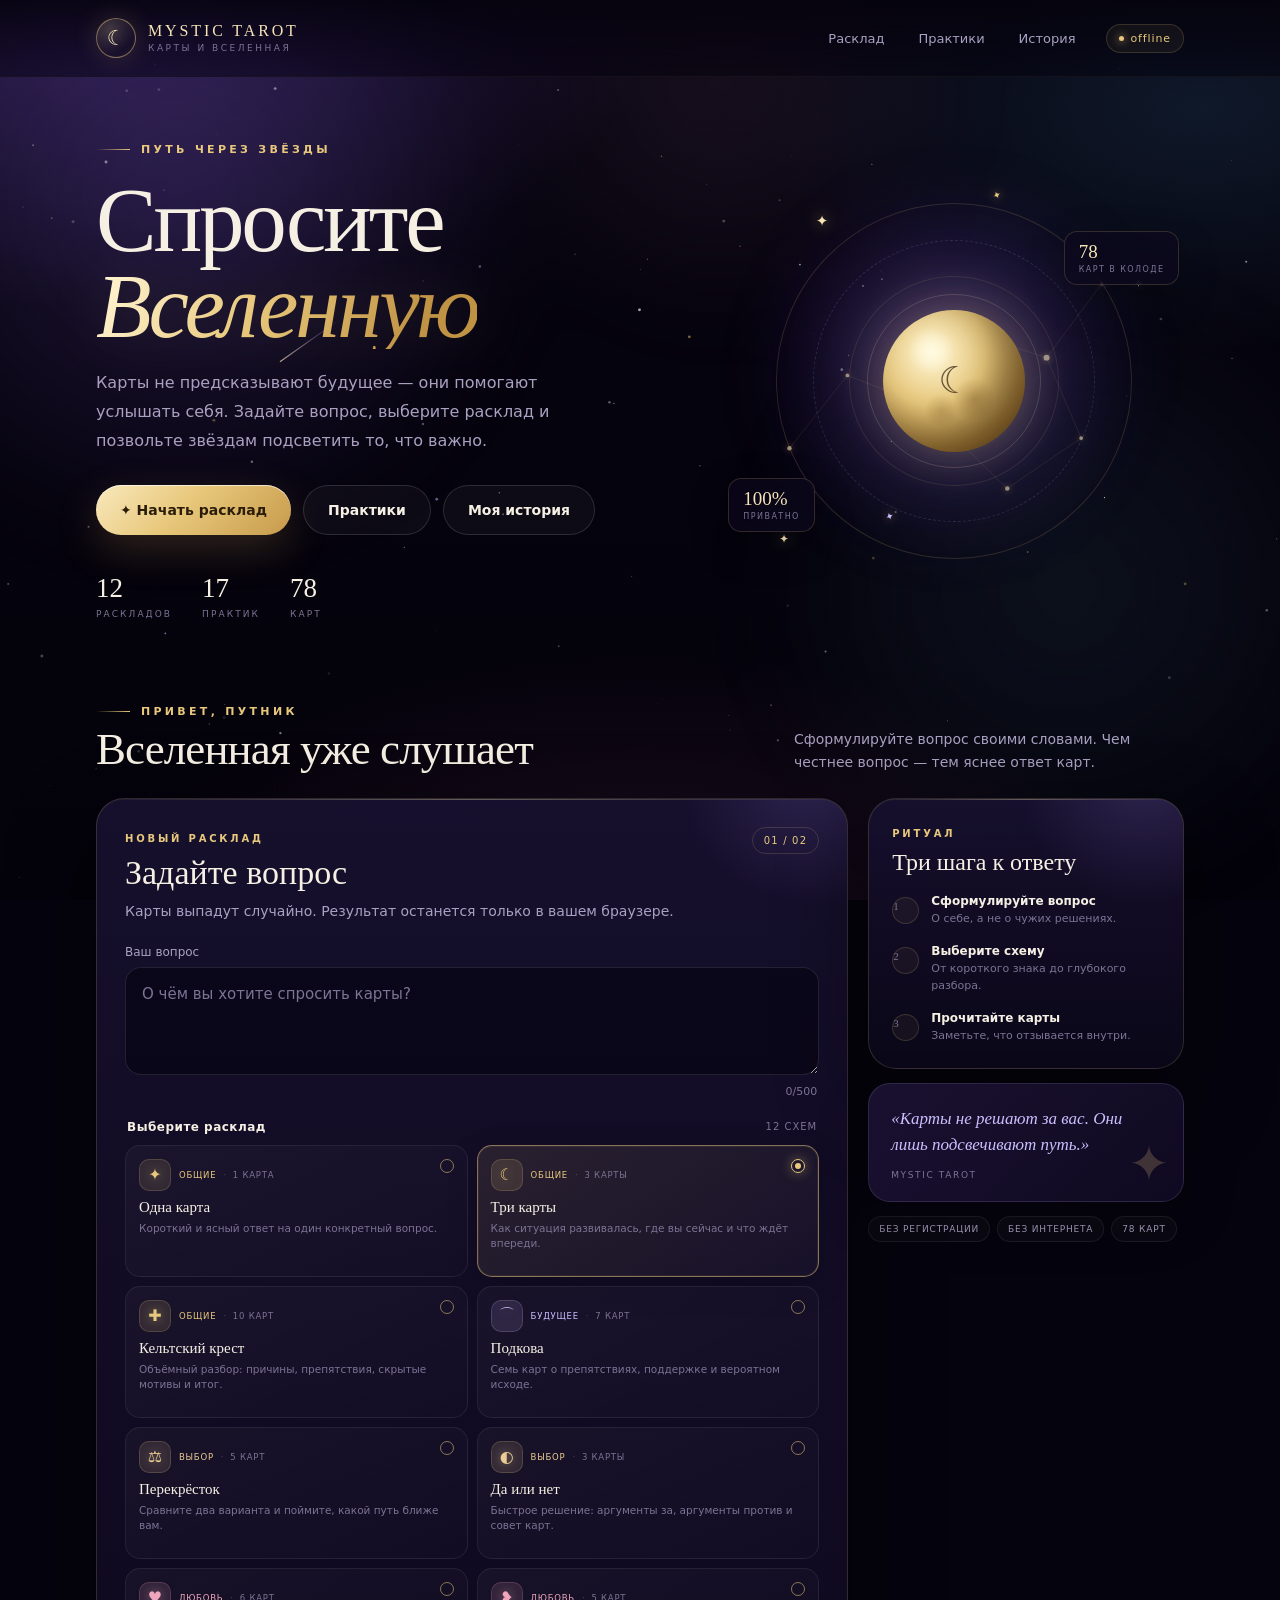
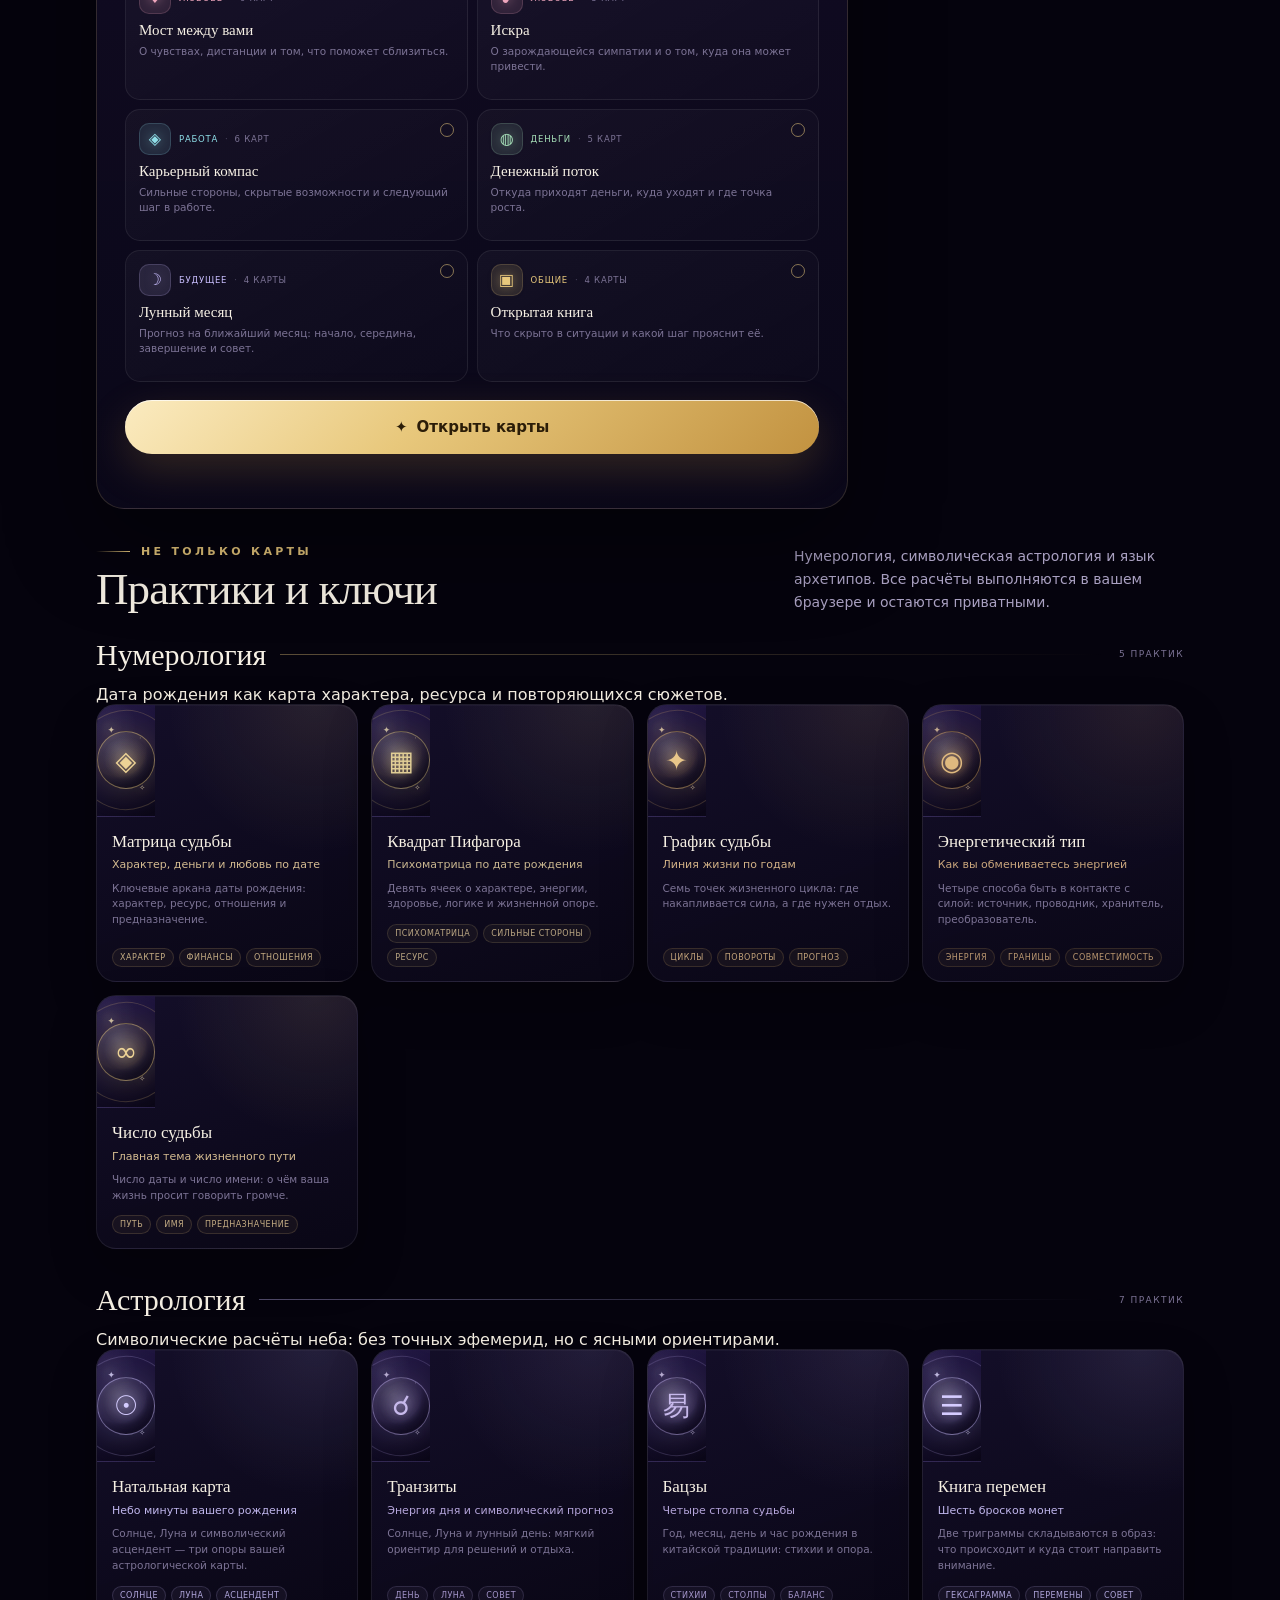
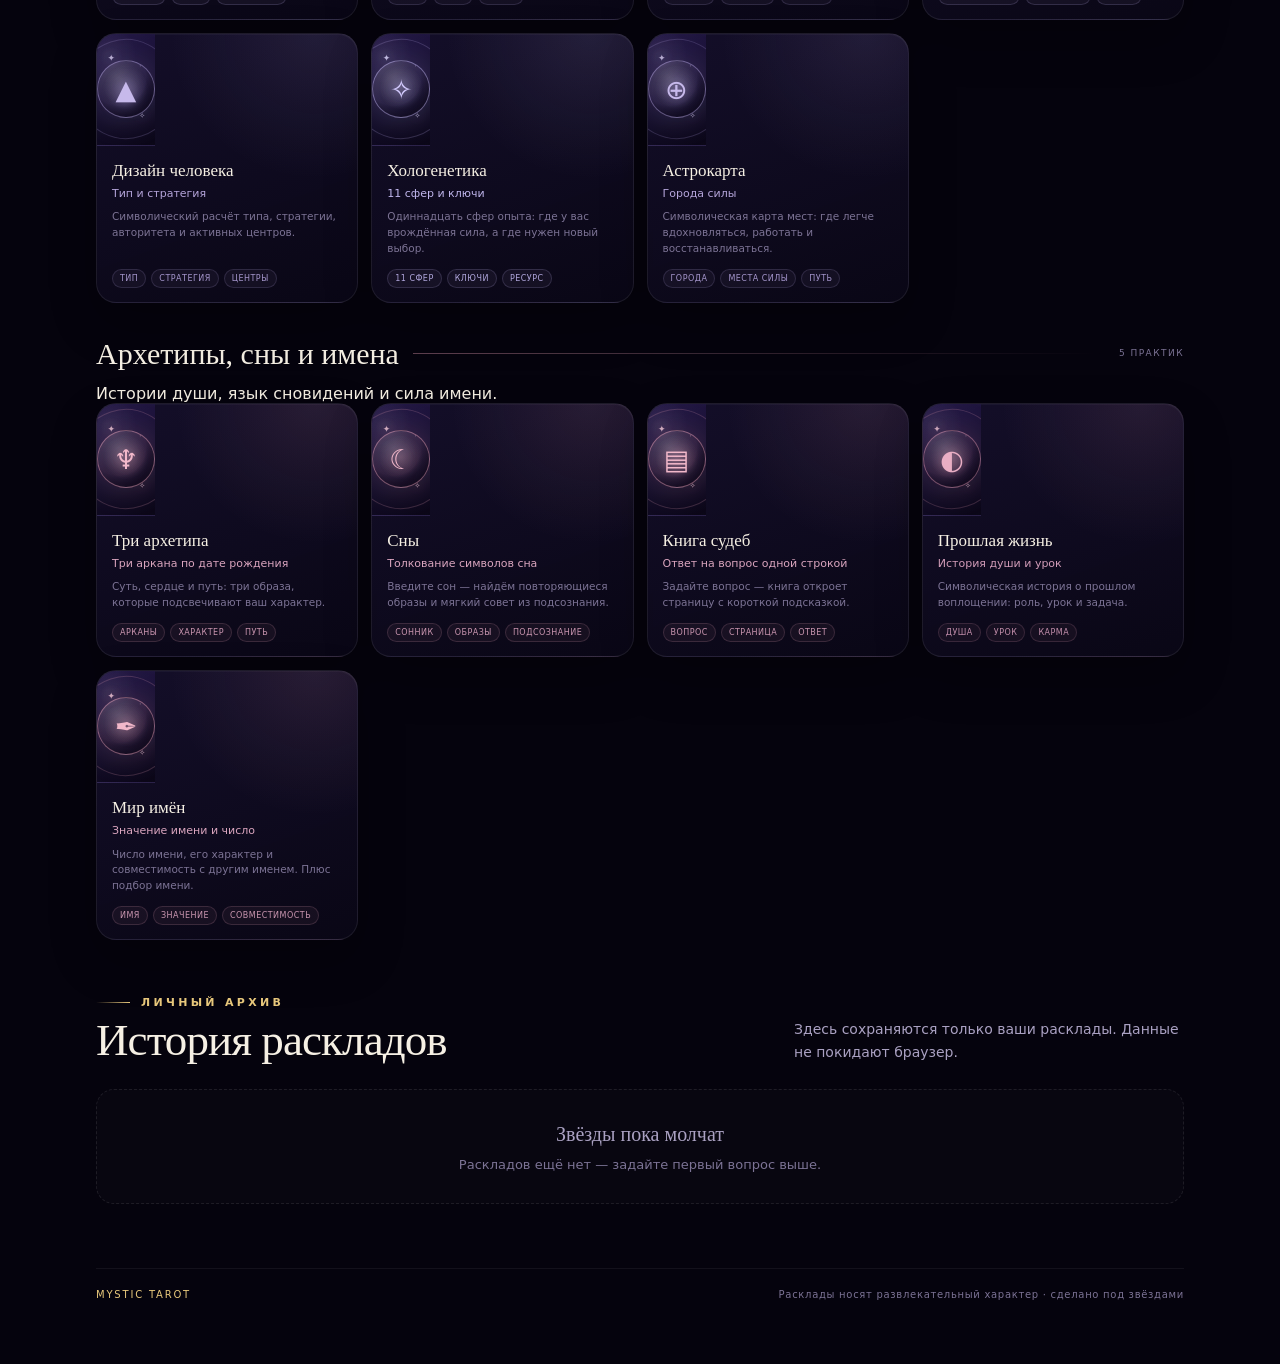
<file: docs/index.html>
<!DOCTYPE html>
<html lang="ru">
<head>
<meta charset="utf-8">
<meta name="viewport" content="width=device-width, initial-scale=1">
<meta name="theme-color" content="#05030d">
<title>Mystic Tarot — карты знают больше</title>
<style>
  :root {
    --ink: #05030d;
    --ink-2: #090617;
    --panel: rgba(17, 12, 37, 0.72);
    --panel-deep: rgba(9, 6, 22, 0.9);
    --line: rgba(232, 200, 124, 0.17);
    --line-strong: rgba(232, 200, 124, 0.48);
    --gold: #e8c87c;
    --gold-light: #f6e5b7;
    --gold-deep: #b4883d;
    --violet: #a78bfa;
    --lavender: #cabfff;
    --rose: #efa6bd;
    --aqua: #8fdfe8;
    --sage: #a6dfb8;
    --text: #f6f0e4;
    --muted: #aaa1c2;
    --muted-2: #7c7395;
    --danger: #f0a0a8;
    --serif: "Palatino Linotype", "Book Antiqua", Palatino, Georgia, serif;
    --sans: "Segoe UI Variable", "Segoe UI", system-ui, -apple-system, sans-serif;
    --radius: 28px;
  }
  * { box-sizing: border-box; margin: 0; padding: 0; }
  html { scroll-behavior: smooth; }
  body {
    font-family: var(--sans);
    background: var(--ink);
    color: var(--text);
    min-height: 100vh;
    overflow-x: hidden;
    -webkit-font-smoothing: antialiased;
  }
  ::selection { background: rgba(232, 200, 124, 0.28); color: #fff; }
  a { color: inherit; }
  button, textarea { font: inherit; }

  /* ── Космос ─────────────────────────────────────────── */
  .sky {
    position: fixed; inset: 0; z-index: -3; pointer-events: none;
    background:
      radial-gradient(ellipse 70% 55% at 8% 0%, rgba(101, 65, 174, 0.38), transparent 62%),
      radial-gradient(ellipse 58% 45% at 94% 12%, rgba(42, 91, 128, 0.24), transparent 60%),
      radial-gradient(ellipse 65% 50% at 50% 105%, rgba(129, 58, 115, 0.22), transparent 65%),
      linear-gradient(180deg, #07040f 0%, #05030d 42%, #04020a 100%);
  }
  .sky::before {
    content: ""; position: absolute; inset: -14%;
    background:
      radial-gradient(circle at 22% 28%, rgba(127, 92, 214, 0.22), transparent 24%),
      radial-gradient(circle at 76% 62%, rgba(69, 125, 152, 0.13), transparent 23%),
      radial-gradient(circle at 55% 18%, rgba(194, 126, 181, 0.1), transparent 20%);
    filter: blur(38px);
    animation: drift 22s ease-in-out infinite alternate;
  }
  .sky::after {
    content: ""; position: absolute; inset: 0; opacity: 0.22;
    background-image:
      radial-gradient(1px 1px at 14% 22%, rgba(255,255,255,.55) 50%, transparent 51%),
      radial-gradient(1px 1px at 72% 17%, rgba(255,255,255,.42) 50%, transparent 51%),
      radial-gradient(1.5px 1.5px at 88% 44%, rgba(255,255,255,.4) 50%, transparent 51%),
      radial-gradient(1px 1px at 34% 71%, rgba(255,255,255,.35) 50%, transparent 51%),
      radial-gradient(1px 1px at 61% 86%, rgba(255,255,255,.32) 50%, transparent 51%);
  }
  #cosmos {
    position: fixed; inset: 0; z-index: -2; width: 100%; height: 100%;
    pointer-events: none;
  }

  /* ── Верхняя панель ─────────────────────────────────── */
  .topbar {
    position: sticky; top: 0; z-index: 30;
    border-bottom: 1px solid rgba(255, 255, 255, 0.055);
    background: linear-gradient(180deg, rgba(5, 3, 13, 0.9), rgba(5, 3, 13, 0.5));
    backdrop-filter: blur(22px) saturate(130%);
    -webkit-backdrop-filter: blur(22px) saturate(130%);
  }
  .topbar-inner {
    max-width: 1140px; margin: 0 auto; min-height: 76px;
    padding: 0 26px; display: flex; align-items: center; gap: 16px;
  }
  .brand { display: flex; align-items: center; gap: 12px; text-decoration: none; }
  .brand-mark {
    width: 40px; height: 40px; flex: none; display: grid; place-items: center;
    border-radius: 50%; color: var(--gold-light); font-size: 21px;
    border: 1px solid rgba(232, 200, 124, 0.5);
    background: radial-gradient(circle at 35% 30%, rgba(246, 229, 183, 0.22), rgba(20, 12, 42, 0.8) 65%);
    box-shadow: 0 0 26px rgba(232, 200, 124, 0.18), inset 0 0 14px rgba(232, 200, 124, 0.08);
  }
  .brand-copy { display: flex; flex-direction: column; line-height: 1.1; }
  .brand-name {
    font-family: var(--serif); font-size: 16px; letter-spacing: 0.18em;
    text-transform: uppercase; color: var(--gold-light);
  }
  .brand-sub { margin-top: 4px; font-size: 9px; letter-spacing: 0.28em; color: var(--muted-2); text-transform: uppercase; }
  .topnav { margin-left: auto; display: flex; align-items: center; gap: 6px; }
  .topnav a {
    padding: 9px 14px; border-radius: 999px; text-decoration: none;
    color: var(--muted); font-size: 13px; transition: color .2s, background .2s;
  }
  .topnav a:hover { color: var(--text); background: rgba(255, 255, 255, 0.05); }
  .live-chip {
    display: inline-flex; align-items: center; gap: 7px; margin-left: 10px;
    padding: 7px 12px; border: 1px solid var(--line); border-radius: 999px;
    color: var(--gold); font-size: 11px; letter-spacing: 0.08em;
    background: rgba(232, 200, 124, 0.06);
  }
  .live-chip i {
    width: 5px; height: 5px; border-radius: 50%; background: var(--gold);
    box-shadow: 0 0 9px var(--gold); animation: pulse 2.8s ease-in-out infinite;
  }

  /* ── Каркас и hero ──────────────────────────────────── */
  .wrap { max-width: 1140px; margin: 0 auto; padding: 0 26px 64px; }
  .hero {
    min-height: 590px; display: grid; grid-template-columns: minmax(0, 1.12fr) minmax(340px, 0.88fr);
    align-items: center; gap: 42px; padding: 66px 0 54px;
  }
  .eyebrow {
    display: flex; align-items: center; gap: 11px;
    color: var(--gold); font-size: 11px; font-weight: 600;
    letter-spacing: 0.3em; text-transform: uppercase;
  }
  .eyebrow::before { content: ""; width: 34px; height: 1px; background: linear-gradient(90deg, transparent, var(--gold)); }
  .hero-title {
    margin: 22px 0 20px; font-family: var(--serif); font-weight: 400;
    font-size: clamp(50px, 7.4vw, 91px); line-height: 0.94; letter-spacing: -0.035em;
  }
  .hero-title .gold {
    display: inline-block;
    background: linear-gradient(115deg, #fff3cf 4%, var(--gold) 42%, #c09244 84%);
    -webkit-background-clip: text; background-clip: text; color: transparent;
    filter: drop-shadow(0 0 28px rgba(232, 200, 124, 0.14));
  }
  .hero-title em { font-style: italic; font-weight: 400; }
  .hero-lead {
    max-width: 525px; color: var(--muted); font-size: 16px; line-height: 1.8;
  }
  .hero-actions { display: flex; flex-wrap: wrap; gap: 12px; margin-top: 30px; }
  .btn-primary, .btn-ghost {
    display: inline-flex; align-items: center; justify-content: center; gap: 9px;
    min-height: 50px; padding: 0 24px; border-radius: 999px;
    font-size: 14px; font-weight: 600; text-decoration: none; cursor: pointer;
    transition: transform .2s, filter .2s, border-color .2s, background .2s;
  }
  .btn-primary {
    color: #2b1d08; border: 0;
    background: linear-gradient(135deg, #f9e9bd 0%, #e8c87c 44%, #c79a4b 100%);
    box-shadow: 0 14px 42px rgba(201, 154, 75, 0.22), inset 0 1px 0 rgba(255,255,255,.65);
  }
  .btn-primary:hover { transform: translateY(-2px); filter: brightness(1.05); }
  .btn-ghost {
    color: var(--text); border: 1px solid rgba(255,255,255,.13);
    background: rgba(255,255,255,.035);
  }
  .btn-ghost:hover { border-color: var(--line-strong); background: rgba(232,200,124,.06); transform: translateY(-2px); }
  .hero-stats { display: flex; gap: 30px; margin-top: 40px; }
  .stat strong {
    display: block; font-family: var(--serif); font-weight: 400;
    font-size: 27px; line-height: 1; color: var(--text);
  }
  .stat span {
    display: block; margin-top: 7px; color: var(--muted-2);
    font-size: 9px; letter-spacing: 0.23em; text-transform: uppercase;
  }

  .hero-visual { position: relative; min-height: 470px; display: grid; place-items: center; }
  .aura {
    position: absolute; width: 390px; height: 390px; border-radius: 50%;
    background: radial-gradient(circle at 48% 44%, rgba(170, 133, 255, 0.34), rgba(90, 55, 166, 0.14) 42%, transparent 70%);
    filter: blur(24px); animation: aura 8s ease-in-out infinite alternate;
  }
  .orbit {
    position: absolute; border-radius: 50%; border: 1px solid rgba(232, 200, 124, 0.16);
    transform: rotate(-24deg);
  }
  .orbit::after {
    content: "✦"; position: absolute; color: var(--gold);
    font-size: 10px; text-shadow: 0 0 10px rgba(232, 200, 124, 0.8);
  }
  .orbit-a { width: 356px; height: 356px; animation: spin 54s linear infinite; }
  .orbit-a::after { top: 19px; right: 58px; }
  .orbit-b { width: 282px; height: 282px; border-style: dashed; border-color: rgba(202, 191, 255, 0.15); animation: spin-reverse 38s linear infinite; }
  .orbit-b::after { bottom: 37px; left: 22px; color: var(--lavender); }
  .orbit-c { width: 210px; height: 210px; border-color: rgba(232, 200, 124, 0.11); }
  .orbit-c::after { display: none; }
  .moon {
    position: relative; width: 142px; height: 142px; border-radius: 50%;
    background:
      radial-gradient(circle at 34% 29%, rgba(255, 250, 225, 0.94), transparent 17%),
      radial-gradient(circle at 64% 63%, rgba(122, 86, 31, 0.34), transparent 17%),
      radial-gradient(circle at 41% 71%, rgba(116, 80, 28, 0.25), transparent 13%),
      radial-gradient(circle at 35% 30%, #fff6d5 0%, #e8c87c 39%, #a77e36 72%, #59401c 100%);
    box-shadow:
      0 0 50px rgba(232, 200, 124, 0.32),
      0 0 130px rgba(167, 139, 250, 0.22),
      inset -23px -18px 38px rgba(17, 9, 5, 0.36);
    animation: float 9s ease-in-out infinite;
  }
  .moon::before {
    content: ""; position: absolute; inset: -16px; border-radius: 50%;
    border: 1px solid rgba(246, 229, 183, 0.16);
  }
  .moon::after {
    content: "☾"; position: absolute; inset: 0; display: grid; place-items: center;
    color: rgba(36, 22, 8, 0.68); font-size: 37px; transform: translate(1px, -1px);
  }
  .constellation {
    position: absolute; width: 430px; height: 430px; opacity: .6;
    pointer-events: none; overflow: visible;
  }
  .constellation line { stroke: rgba(232, 200, 124, 0.22); stroke-width: .8; }
  .constellation circle { fill: var(--gold-light); filter: drop-shadow(0 0 4px rgba(232,200,124,.8)); }
  .hero-star {
    position: absolute; color: var(--gold-light); text-shadow: 0 0 14px rgba(232, 200, 124, 0.8);
    animation: twinkle 4s ease-in-out infinite;
  }
  .star-1 { top: 14%; left: 20%; font-size: 15px; }
  .star-2 { top: 28%; right: 9%; font-size: 10px; animation-delay: -1.4s; color: var(--lavender); }
  .star-3 { bottom: 15%; left: 12%; font-size: 12px; animation-delay: -2.5s; }
  .star-4 { bottom: 24%; right: 17%; font-size: 8px; animation-delay: -0.7s; }
  .floating-tag {
    position: absolute; z-index: 2; padding: 10px 14px; border-radius: 13px;
    border: 1px solid rgba(232, 200, 124, 0.18);
    background: rgba(13, 9, 29, 0.66); backdrop-filter: blur(12px);
    font-family: var(--serif); font-size: 19px; line-height: 1; color: var(--gold-light);
    box-shadow: 0 14px 40px rgba(0,0,0,.22);
  }
  .floating-tag span {
    display: block; margin-top: 5px; font-family: var(--sans);
    font-size: 8px; letter-spacing: 0.18em; text-transform: uppercase; color: var(--muted-2);
  }
  .tag-a { top: 18%; right: 1%; }
  .tag-b { bottom: 18%; left: 1%; }

  /* ── Секции и панели ────────────────────────────────── */
  .section-head {
    display: flex; align-items: flex-end; justify-content: space-between; gap: 32px;
    margin: 16px 0 24px;
  }
  .section-head h2 {
    margin: 8px 0 0; font-family: var(--serif); font-weight: 400;
    font-size: clamp(32px, 4vw, 45px); line-height: 1.06; letter-spacing: -0.02em;
  }
  .section-head > p { max-width: 390px; color: var(--muted); font-size: 14px; line-height: 1.65; }
  .reading-section { scroll-margin-top: 100px; padding-top: 16px; }
  .reading-layout { display: grid; grid-template-columns: minmax(0, 1.62fr) minmax(250px, 0.68fr); gap: 20px; align-items: start; }
  .panel {
    position: relative; overflow: hidden;
    border: 1px solid var(--line); border-radius: var(--radius);
    background:
      linear-gradient(180deg, rgba(24, 17, 48, 0.8), rgba(10, 7, 24, 0.9)),
      var(--panel);
    box-shadow: 0 34px 90px rgba(0, 0, 0, 0.42), inset 0 1px 0 rgba(255,255,255,.035);
    padding: 28px;
  }
  .panel::before {
    content: ""; position: absolute; inset: 0 0 auto; height: 1px;
    background: linear-gradient(90deg, transparent, rgba(246, 229, 183, 0.5), transparent);
    opacity: .65;
  }
  .panel::after {
    content: ""; position: absolute; width: 260px; height: 260px; top: -150px; right: -90px;
    border-radius: 50%; pointer-events: none;
    background: radial-gradient(circle, rgba(167, 139, 250, 0.16), transparent 68%);
  }
  .panel-head { position: relative; z-index: 1; display: flex; justify-content: space-between; gap: 18px; align-items: flex-start; }
  .panel-kicker { color: var(--gold); font-size: 10px; font-weight: 600; letter-spacing: 0.28em; text-transform: uppercase; }
  .panel h2, .panel h3 {
    margin-top: 8px; font-family: var(--serif); font-weight: 400;
    font-size: clamp(27px, 3vw, 34px); line-height: 1.1;
  }
  .panel-sub { position: relative; z-index: 1; margin: 8px 0 22px; color: var(--muted); font-size: 14px; line-height: 1.65; }
  .step-pill {
    flex: none; padding: 7px 11px; border-radius: 999px;
    border: 1px solid var(--line); color: var(--gold);
    font-size: 10px; letter-spacing: 0.12em; white-space: nowrap;
  }
  .field { position: relative; z-index: 1; }
  .field label { display: block; margin-bottom: 8px; color: var(--muted); font-size: 12px; }
  textarea {
    width: 100%; min-height: 108px; resize: vertical; outline: none;
    padding: 15px 16px; border-radius: 16px;
    border: 1px solid rgba(255, 255, 255, 0.1);
    background: rgba(4, 2, 12, 0.48); color: var(--text);
    font-size: 15px; line-height: 1.55;
    transition: border-color .2s, box-shadow .2s, background .2s;
  }
  textarea::placeholder { color: var(--muted-2); }
  textarea:focus {
    border-color: rgba(232, 200, 124, 0.55);
    background: rgba(4, 2, 12, 0.64);
    box-shadow: 0 0 0 3px rgba(232, 200, 124, 0.08), 0 0 34px rgba(167, 139, 250, 0.08);
  }
  .hint { margin: 6px 2px 0; color: var(--muted-2); font-size: 11px; text-align: right; }
  .choice-head {
    display: flex; justify-content: space-between; align-items: center; gap: 10px;
    margin: 22px 2px 11px; color: var(--text); font-size: 12px; font-weight: 600;
    letter-spacing: 0.04em;
  }
  .choice-head span:last-child { color: var(--muted-2); font-size: 10px; font-weight: 400; letter-spacing: 0.1em; text-transform: uppercase; }
  .spread { position: relative; z-index: 1; display: grid; grid-template-columns: 1fr 1fr; gap: 9px; }

  .radio {
    --accent: var(--gold);
    position: relative; display: flex; flex-direction: column; gap: 7px;
    min-height: 132px; padding: 13px 13px 12px; cursor: pointer;
    border-radius: 15px; border: 1px solid rgba(255, 255, 255, 0.075);
    background: linear-gradient(150deg, rgba(255,255,255,.035), rgba(255,255,255,.012));
    transition: transform .18s, border-color .18s, background .18s, box-shadow .18s;
  }
  .radio[data-cat="love"] { --accent: var(--rose); }
  .radio[data-cat="career"] { --accent: var(--aqua); }
  .radio[data-cat="money"] { --accent: var(--sage); }
  .radio[data-cat="future"] { --accent: var(--lavender); }
  .radio[data-cat="decision"] { --accent: #eccb94; }
  .radio:hover { transform: translateY(-2px); border-color: rgba(232, 200, 124, 0.25); background: rgba(255,255,255,.045); }
  .radio.checked {
    border-color: color-mix(in srgb, var(--accent) 52%, transparent);
    background: linear-gradient(145deg, color-mix(in srgb, var(--accent) 11%, transparent), rgba(255,255,255,.025));
    box-shadow: inset 0 0 0 1px color-mix(in srgb, var(--accent) 8%, transparent), 0 10px 32px rgba(0,0,0,.16);
  }
  .radio-top { display: flex; align-items: center; gap: 8px; min-width: 0; padding-right: 16px; }
  .spread-symbol {
    width: 32px; height: 32px; flex: none; display: grid; place-items: center;
    border-radius: 10px; color: var(--accent); font-size: 16px;
    background: color-mix(in srgb, var(--accent) 12%, transparent);
    border: 1px solid color-mix(in srgb, var(--accent) 18%, transparent);
    text-shadow: 0 0 12px color-mix(in srgb, var(--accent) 55%, transparent);
  }
  .spread-meta { display: flex; flex-wrap: wrap; gap: 3px 7px; min-width: 0; color: var(--muted-2); font-size: 8.5px; letter-spacing: .09em; text-transform: uppercase; }
  .spread-meta .cat { color: var(--accent); }
  .spread-meta .count::before { content: "·"; margin-right: 6px; opacity: .55; }
  .spread-body { display: block; min-width: 0; }
  .spread-body b { display: block; font-family: var(--serif); font-size: 15px; font-weight: 400; line-height: 1.2; color: var(--text); }
  .spread-body small {
    display: -webkit-box; -webkit-line-clamp: 2; -webkit-box-orient: vertical; overflow: hidden;
    margin-top: 5px; color: var(--muted-2); font-size: 10.5px; line-height: 1.46;
  }
  .dot {
    position: absolute; top: 13px; right: 13px; width: 14px; height: 14px;
    border-radius: 50%; border: 1px solid rgba(232, 200, 124, 0.55); flex: none;
  }
  .radio.checked .dot { border-color: var(--accent); box-shadow: 0 0 12px color-mix(in srgb, var(--accent) 40%, transparent); }
  .radio.checked .dot::after { content: ""; position: absolute; inset: 3px; border-radius: 50%; background: var(--accent); }
  .btn-draw {
    position: relative; z-index: 1; width: 100%; min-height: 54px; margin-top: 18px;
    display: inline-flex; align-items: center; justify-content: center; gap: 9px;
    border: 0; border-radius: 999px; cursor: pointer;
    color: #2b1d08; font-size: 15px; font-weight: 700;
    background: linear-gradient(135deg, #fbebc0 0%, #e8c87c 42%, #c29240 100%);
    box-shadow: 0 15px 42px rgba(194, 146, 64, 0.22), inset 0 1px 0 rgba(255,255,255,.7);
    transition: transform .18s, filter .18s;
  }
  .btn-draw:hover { transform: translateY(-2px); filter: brightness(1.045); }
  .btn-draw:disabled { filter: grayscale(.45) brightness(.7); cursor: default; transform: none; }
  .error { position: relative; z-index: 1; min-height: 17px; margin-top: 9px; color: var(--danger); font-size: 12px; text-align: center; }

  /* ── Боковая колонка ────────────────────────────────── */
  .side-stack { display: flex; flex-direction: column; gap: 14px; }
  .side-card { padding: 23px; }
  .side-card h3 { font-size: 24px; }
  .steps { list-style: none; margin-top: 18px; display: flex; flex-direction: column; gap: 17px; }
  .steps li { display: flex; gap: 12px; }
  .step-num {
    width: 27px; height: 27px; flex: none; display: grid; place-items: center;
    border-radius: 50%; border: 1px solid var(--line);
    color: var(--gold); font-family: var(--serif); font-size: 13px;
    background: rgba(232, 200, 124, 0.05);
  }
  .steps b { display: block; color: var(--text); font-size: 12px; font-weight: 600; }
  .steps span { display: block; margin-top: 3px; color: var(--muted-2); font-size: 11px; line-height: 1.5; }
  .quote-card {
    position: relative; overflow: hidden; padding: 22px 22px 21px;
    border: 1px solid rgba(202, 191, 255, 0.14); border-radius: 22px;
    background: linear-gradient(140deg, rgba(91, 60, 158, 0.26), rgba(18, 12, 39, 0.76));
    box-shadow: 0 20px 52px rgba(0,0,0,.23);
  }
  .quote-card::after {
    content: "✦"; position: absolute; right: 13px; bottom: 8px;
    color: rgba(232, 200, 124, 0.22); font-size: 50px;
  }
  .quote-card p { position: relative; z-index: 1; font-family: var(--serif); font-size: 17px; line-height: 1.55; color: var(--lavender); font-style: italic; }
  .quote-card small { display: block; margin-top: 12px; color: var(--muted-2); font-size: 9px; letter-spacing: .18em; text-transform: uppercase; }
  .micro-facts { display: flex; flex-wrap: wrap; gap: 7px; }
  .micro-facts span {
    padding: 7px 10px; border: 1px solid rgba(255,255,255,.075); border-radius: 999px;
    color: var(--muted); font-size: 9px; letter-spacing: .09em; text-transform: uppercase;
    background: rgba(255,255,255,.022);
  }

  /* ── Результат ──────────────────────────────────────── */
  #result-box { scroll-margin-top: 100px; }
  .result-panel { margin-top: 28px; animation: reveal .55s cubic-bezier(.2,.8,.2,1) both; }
  .result-panel h2 { margin: 0; display: flex; align-items: center; flex-wrap: wrap; gap: 9px; }
  .badge {
    display: inline-flex; align-items: center; padding: 5px 10px;
    border: 1px solid var(--line); border-radius: 999px;
    color: var(--gold); font-family: var(--sans); font-size: 9px;
    font-weight: 500; letter-spacing: .11em; text-transform: uppercase;
    background: rgba(232,200,124,.05);
  }
  .reading-meta { margin: 9px 0 5px; color: var(--muted-2); font-size: 11px; letter-spacing: .06em; }
  .q {
    margin: 13px 0 20px; padding-left: 14px; border-left: 1px solid rgba(232, 200, 124, 0.42);
    font-family: var(--serif); font-size: 19px; line-height: 1.45; color: var(--gold-light);
    white-space: pre-wrap;
  }
  .cards { display: grid; gap: 12px; margin-top: 16px; grid-template-columns: repeat(auto-fit, minmax(190px, 1fr)); }
  .cards.c1 { grid-template-columns: minmax(0, 1fr); }
  .cards.c3 { grid-template-columns: repeat(3, minmax(0, 1fr)); }
  .cards.c10 { grid-template-columns: repeat(auto-fill, minmax(148px, 1fr)); }
  .card {
    position: relative; overflow: hidden; isolation: isolate;
    padding: 17px 15px 15px; border-radius: 18px;
    border: 1px solid rgba(232, 200, 124, 0.2);
    background:
      radial-gradient(circle at 82% 0%, rgba(167, 139, 250, 0.13), transparent 42%),
      linear-gradient(160deg, #1c1436 0%, #120d26 55%, #0c081b 100%);
    box-shadow: inset 0 1px 0 rgba(255,255,255,.035), 0 14px 34px rgba(0,0,0,.18);
  }
  .card::before {
    content: ""; position: absolute; inset: 0; z-index: -1; opacity: .34; pointer-events: none;
    background-image:
      radial-gradient(1px 1px at 16% 22%, rgba(255,255,255,.6) 50%, transparent 51%),
      radial-gradient(1px 1px at 78% 17%, rgba(255,255,255,.45) 50%, transparent 51%),
      radial-gradient(1px 1px at 66% 76%, rgba(255,255,255,.38) 50%, transparent 51%),
      radial-gradient(1px 1px at 27% 82%, rgba(255,255,255,.3) 50%, transparent 51%);
  }
  .card::after {
    content: "✦"; position: absolute; top: 8px; right: 11px;
    color: rgba(232,200,124,.25); font-size: 12px;
  }
  .card .sym {
    display: inline-grid; place-items: center; width: 48px; height: 48px; border-radius: 50%;
    color: var(--gold-light); font-size: 25px;
    border: 1px solid rgba(232,200,124,.23);
    background: radial-gradient(circle at 38% 30%, rgba(246,229,183,.18), rgba(232,200,124,.04) 65%);
    box-shadow: 0 0 24px rgba(232,200,124,.1);
    filter: drop-shadow(0 0 8px rgba(232,200,124,.3));
  }
  .card .nm { margin-top: 12px; font-family: var(--serif); font-size: 16px; line-height: 1.25; color: var(--text); }
  .card .pos { margin-top: 5px; color: var(--gold); font-size: 8.5px; line-height: 1.45; letter-spacing: .11em; text-transform: uppercase; }
  .card .rev {
    display: inline-block; margin-top: 6px; padding: 3px 7px; border-radius: 999px;
    color: var(--danger); font-size: 9px; border: 1px solid rgba(240,160,168,.22);
    background: rgba(240,160,168,.06);
  }
  .card .mean {
    margin-top: 11px; padding-top: 10px; border-top: 1px solid rgba(255,255,255,.065);
    color: #c9c1db; font-size: 11.5px; line-height: 1.55;
  }
  .card .kw { margin-top: 8px; color: var(--muted-2); font-size: 9.5px; line-height: 1.5; letter-spacing: .02em; }
  .cards.c10 .card, .cards.c3 .card { min-height: 100%; }
  .cards.c10 .card .nm { font-size: 14px; }
  .cards.c10 .card .mean { font-size: 11px; }

  /* ── Анимация выдачи карт ───────────────────────────── */
  .result-panel .cards { perspective: 1400px; }
  .card.deal {
    opacity: 0; transform-style: preserve-3d; backface-visibility: hidden;
    animation: cardDeal .72s cubic-bezier(.2,.8,.2,1) both;
    animation-delay: calc(var(--i, 0) * 95ms + 80ms);
  }
  @keyframes cardDeal {
    0% { opacity: 0; transform: translate3d(0, 30px, -40px) rotateY(-88deg) scale(.9); filter: blur(4px); }
    55% { opacity: 1; filter: blur(0); }
    100% { opacity: 1; transform: none; filter: blur(0); }
  }
  .theme-chip {
    display: inline-flex; align-items: center; gap: 5px; margin-left: 7px;
    padding: 3px 9px; border-radius: 999px; vertical-align: 1px;
    border: 1px solid rgba(202, 191, 255, 0.22); color: var(--lavender);
    background: rgba(167, 139, 250, 0.07); font-size: 9px;
    letter-spacing: .06em; text-transform: none;
  }
  .shuffle-panel {
    margin-top: 28px; min-height: 310px; display: flex; flex-direction: column;
    align-items: center; justify-content: center; text-align: center;
    animation: reveal .4s cubic-bezier(.2,.8,.2,1) both;
  }
  .shuffle-deck { position: relative; width: 130px; height: 184px; margin-bottom: 24px; }
  .shuffle-deck i {
    position: absolute; left: 50%; top: 0; width: 108px; height: 164px; margin-left: -54px;
    border-radius: 13px; border: 1px solid rgba(232, 200, 124, 0.34);
    background:
      radial-gradient(circle at 50% 44%, rgba(167, 139, 250, 0.24), transparent 48%),
      radial-gradient(circle at 30% 20%, rgba(255, 255, 255, 0.09), transparent 32%),
      linear-gradient(155deg, #261a4c, #0d0820 72%);
    box-shadow: 0 16px 38px rgba(0, 0, 0, 0.38), inset 0 0 24px rgba(232, 200, 124, 0.07);
    transform-origin: 50% 92%;
    animation: shuffleCard .9s ease-in-out infinite;
  }
  .shuffle-deck i::after {
    content: "☾"; position: absolute; inset: 0; display: grid; place-items: center;
    color: rgba(246, 229, 183, 0.72); font-size: 30px;
    text-shadow: 0 0 18px rgba(232, 200, 124, 0.55);
  }
  .shuffle-deck i:nth-child(1) { transform: rotate(-13deg) translateX(-19px); animation-delay: -.2s; }
  .shuffle-deck i:nth-child(2) { transform: rotate(-2deg); animation-delay: -.1s; }
  .shuffle-deck i:nth-child(3) { transform: rotate(11deg) translateX(19px); }
  @keyframes shuffleCard {
    0%, 100% { margin-top: 0; }
    50% { margin-top: -14px; }
  }
  .shuffle-title { font-family: var(--serif); font-size: 23px; color: var(--gold-light); }
  .shuffle-sub { margin-top: 7px; color: var(--muted-2); font-size: 12px; letter-spacing: .05em; }

  /* ── История ────────────────────────────────────────── */
  .history-section { margin-top: 56px; scroll-margin-top: 100px; }
  #history { display: flex; flex-direction: column; gap: 9px; }
  .history-item {
    position: relative; display: flex; align-items: center; gap: 13px;
    padding: 15px 16px; cursor: pointer; overflow: hidden;
    border: 1px solid rgba(255,255,255,.07); border-radius: 16px;
    background: linear-gradient(135deg, rgba(255,255,255,.035), rgba(255,255,255,.012));
    transition: transform .18s, border-color .18s, background .18s;
  }
  .history-item:hover {
    transform: translateX(3px); border-color: rgba(232,200,124,.26);
    background: linear-gradient(135deg, rgba(232,200,124,.055), rgba(255,255,255,.015));
  }
  .history-orb {
    width: 28px; height: 28px; flex: none; border-radius: 50%;
    border: 1px solid rgba(232,200,124,.3);
    background: radial-gradient(circle at 35% 30%, rgba(246,229,183,.38), rgba(34,22,60,.7) 63%);
    box-shadow: 0 0 18px rgba(232,200,124,.1);
  }
  .history-main { min-width: 0; flex: 1; }
  .history-item .row { display: flex; justify-content: space-between; gap: 14px; align-items: baseline; }
  .history-item .who2 {
    min-width: 0; overflow: hidden; text-overflow: ellipsis; white-space: nowrap;
    font-family: var(--serif); font-size: 15px; color: var(--text);
  }
  .history-item .when { flex: none; color: var(--muted-2); font-size: 10px; letter-spacing: .04em; }
  .history-item small { display: block; margin-top: 4px; color: var(--muted-2); font-size: 10.5px; }
  .history-spread { color: var(--gold); }
  .history-arrow { flex: none; color: var(--gold); font-size: 17px; opacity: .55; transition: opacity .18s, transform .18s; }
  .history-item:hover .history-arrow { opacity: 1; transform: translateX(2px); }
  .empty-history {
    padding: 28px; border: 1px dashed rgba(255,255,255,.09); border-radius: 18px;
    text-align: center; color: var(--muted-2); font-size: 13px; line-height: 1.6;
    background: rgba(255,255,255,.015);
  }
  .empty-history strong { display: block; margin-bottom: 5px; color: var(--muted); font-family: var(--serif); font-size: 20px; font-weight: 400; }

  footer {
    position: relative; display: flex; justify-content: space-between; align-items: center; gap: 20px;
    margin-top: 64px; padding-top: 20px; border-top: 1px solid rgba(255,255,255,.06);
    color: var(--muted-2); font-size: 10px; letter-spacing: .07em;
  }
  footer span:first-child { color: var(--gold); letter-spacing: .18em; text-transform: uppercase; }

  .sr-only {
    position: absolute; width: 1px; height: 1px; padding: 0; margin: -1px;
    overflow: hidden; clip: rect(0,0,0,0); white-space: nowrap; border: 0;
  }

  /* ── Анимации ───────────────────────────────────────── */
  @keyframes drift { from { transform: translate3d(-2%, -1%, 0) scale(1); } to { transform: translate3d(3%, 2%, 0) scale(1.08); } }
  @keyframes aura { from { opacity: .7; transform: scale(.96); } to { opacity: 1; transform: scale(1.05); } }
  @keyframes float { 0%,100% { transform: translateY(0); } 50% { transform: translateY(-11px); } }
  @keyframes spin { to { transform: rotate(336deg); } }
  @keyframes spin-reverse { to { transform: rotate(-384deg); } }
  @keyframes twinkle { 0%,100% { opacity: .35; transform: scale(.8); } 50% { opacity: 1; transform: scale(1.2); } }
  @keyframes pulse { 0%,100% { opacity: .55; } 50% { opacity: 1; } }
  @keyframes reveal { from { opacity: 0; transform: translateY(16px); } to { opacity: 1; transform: translateY(0); } }

  /* ── Адаптивность ───────────────────────────────────── */
  @media (max-width: 900px) {
    .hero { grid-template-columns: 1fr; min-height: 0; padding-top: 48px; }
    .hero-visual { min-height: 390px; order: -1; }
    .hero-copy { text-align: center; }
    .eyebrow { justify-content: center; }
    .hero-lead { margin: 0 auto; }
    .hero-actions, .hero-stats { justify-content: center; }
    .reading-layout { grid-template-columns: 1fr; }
    .side-stack { display: grid; grid-template-columns: 1fr 1fr; }
    .micro-facts { grid-column: 1 / -1; }
  }
  @media (max-width: 700px) {
    .topbar-inner { min-height: 66px; padding: 0 17px; }
    .brand-sub, .topnav a { display: none; }
    .live-chip { margin-left: auto; }
    .wrap { padding: 0 16px 48px; }
    .hero { padding: 36px 0 28px; gap: 12px; }
    .hero-visual { min-height: 330px; transform: scale(.9); margin: -10px 0; }
    .aura { width: 300px; height: 300px; }
    .orbit-a { width: 292px; height: 292px; }
    .orbit-b { width: 232px; height: 232px; }
    .orbit-c { width: 174px; height: 174px; }
    .moon { width: 118px; height: 118px; }
    .constellation { width: 340px; height: 340px; }
    .floating-tag { font-size: 15px; padding: 8px 11px; }
    .hero-title { font-size: clamp(45px, 14vw, 62px); }
    .hero-lead { font-size: 14px; }
    .hero-stats { gap: 22px; margin-top: 27px; }
    .section-head { display: block; }
    .section-head > p { margin-top: 9px; }
    .panel { padding: 19px; border-radius: 22px; }
    .spread { grid-template-columns: 1fr; }
    .radio { min-height: 0; }
    .side-stack { display: flex; }
    .cards.c3 { grid-template-columns: 1fr; }
    .cards.c10 { grid-template-columns: repeat(2, minmax(0, 1fr)); }
    .card .mean { font-size: 11px; }
    footer { display: block; text-align: center; line-height: 1.8; }
    footer span { display: block; }
    footer span + span { margin-top: 4px; }
  }
  @media (max-width: 420px) {
    .hero-visual { transform: scale(.8); margin: -38px 0; }
    .cards.c10 { grid-template-columns: 1fr; }
    .history-item .when { display: none; }
  }
  @media (prefers-reduced-motion: reduce) {
    html { scroll-behavior: auto; }
    *, *::before, *::after { animation-duration: .001ms !important; animation-iteration-count: 1 !important; transition-duration: .001ms !important; }
    #cosmos { display: none; }
  }
</style>
<style id="practices-styles">/* ── Космические практики ─────────────────────────────── */
.practices-section {
  padding-top: 20px;
  scroll-margin-top: 100px;
}
.practices-intro {
  display: flex;
  align-items: flex-end;
  justify-content: space-between;
  gap: 32px;
  margin-bottom: 26px;
}
.practices-intro h2 {
  margin: 8px 0 0;
  font-family: var(--serif);
  font-weight: 400;
  font-size: clamp(32px, 4vw, 45px);
  line-height: 1.06;
  letter-spacing: -0.02em;
}
.practices-intro > p {
  max-width: 430px;
  color: var(--muted);
  font-size: 14px;
  line-height: 1.65;
}
.practice-group { margin-top: 34px; }
.practice-group:first-of-type { margin-top: 8px; }
.practice-group-head {
  display: flex;
  align-items: center;
  gap: 14px;
  margin-bottom: 14px;
}
.practice-group-head h3 {
  font-family: var(--serif);
  font-weight: 400;
  font-size: clamp(22px, 2.6vw, 30px);
  line-height: 1.1;
  color: var(--text);
  white-space: nowrap;
}
.practice-group-head .group-line {
  height: 1px;
  flex: 1;
  background: linear-gradient(90deg, color-mix(in srgb, var(--group-accent) 38%, transparent), transparent);
}
.practice-group-head .group-count {
  flex: none;
  color: var(--muted-2);
  font-size: 9px;
  letter-spacing: 0.16em;
  text-transform: uppercase;
}
.practice-grid {
  display: grid;
  grid-template-columns: repeat(4, minmax(0, 1fr));
  gap: 13px;
}
.practice-card {
  --accent: var(--gold);
  position: relative;
  display: flex;
  flex-direction: column;
  min-height: 100%;
  padding: 0;
  overflow: hidden;
  text-align: left;
  cursor: pointer;
  border: 1px solid rgba(255, 255, 255, 0.08);
  border-radius: 20px;
  background:
    radial-gradient(circle at 84% 0%, color-mix(in srgb, var(--accent) 10%, transparent), transparent 42%),
    linear-gradient(160deg, rgba(22, 16, 44, 0.9), rgba(10, 7, 23, 0.94));
  box-shadow: 0 20px 48px rgba(0, 0, 0, 0.24), inset 0 1px 0 rgba(255, 255, 255, 0.035);
  transition: transform 0.22s, border-color 0.22s, box-shadow 0.22s;
  color: inherit;
  font: inherit;
}
.practice-card:hover {
  transform: translateY(-4px);
  border-color: color-mix(in srgb, var(--accent) 40%, transparent);
  box-shadow: 0 26px 60px rgba(0, 0, 0, 0.34), 0 0 40px color-mix(in srgb, var(--accent) 6%, transparent);
}
.practice-card:focus-visible {
  outline: 2px solid var(--accent);
  outline-offset: 3px;
}
.practice-sigil {
  position: relative;
  display: grid;
  place-items: center;
  min-height: 112px;
  overflow: hidden;
  border-bottom: 1px solid rgba(255, 255, 255, 0.055);
  background:
    radial-gradient(circle at 50% 48%, color-mix(in srgb, var(--accent) 24%, transparent), transparent 34%),
    radial-gradient(circle at 18% 18%, rgba(255, 255, 255, 0.07), transparent 28%),
    linear-gradient(155deg, rgba(40, 27, 80, 0.8), rgba(9, 6, 22, 0.9));
}
.practice-sigil::before,
.practice-sigil::after {
  content: "";
  position: absolute;
  border-radius: 50%;
  border: 1px solid color-mix(in srgb, var(--accent) 20%, transparent);
  pointer-events: none;
}
.practice-sigil::before { width: 98px; height: 98px; transform: rotate(-18deg); }
.practice-sigil::after {
  width: 142px;
  height: 142px;
  border-style: dashed;
  border-color: color-mix(in srgb, var(--accent) 11%, transparent);
}
.practice-sigil .practice-star {
  position: absolute;
  color: color-mix(in srgb, var(--accent) 55%, white);
  font-size: 9px;
  text-shadow: 0 0 12px var(--accent);
  opacity: 0.8;
}
.practice-sigil .practice-star.s1 { top: 18%; left: 18%; }
.practice-sigil .practice-star.s2 { bottom: 22%; right: 17%; font-size: 7px; }
.practice-sigil .practice-star.s3 { top: 26%; right: 24%; font-size: 6px; }
.practice-symbol {
  position: relative;
  z-index: 1;
  display: grid;
  place-items: center;
  width: 58px;
  height: 58px;
  border-radius: 50%;
  color: color-mix(in srgb, var(--accent) 80%, white);
  font-size: 27px;
  line-height: 1;
  border: 1px solid color-mix(in srgb, var(--accent) 48%, transparent);
  background: radial-gradient(circle at 36% 30%, rgba(255, 255, 255, 0.2), color-mix(in srgb, var(--accent) 10%, transparent) 52%, rgba(10, 6, 24, 0.8) 75%);
  box-shadow: 0 0 32px color-mix(in srgb, var(--accent) 22%, transparent), inset 0 0 18px color-mix(in srgb, var(--accent) 8%, transparent);
  text-shadow: 0 0 16px color-mix(in srgb, var(--accent) 55%, transparent);
}
.practice-body {
  display: flex;
  flex-direction: column;
  flex: 1;
  padding: 15px 15px 14px;
}
.practice-title {
  font-family: var(--serif);
  font-size: 17px;
  font-weight: 400;
  line-height: 1.2;
  color: var(--text);
}
.practice-sub {
  margin-top: 5px;
  color: color-mix(in srgb, var(--accent) 70%, var(--muted));
  font-size: 11px;
  line-height: 1.4;
}
.practice-desc {
  display: -webkit-box;
  -webkit-line-clamp: 3;
  -webkit-box-orient: vertical;
  overflow: hidden;
  margin-top: 8px;
  color: var(--muted-2);
  font-size: 10.5px;
  line-height: 1.5;
}
.practice-chips {
  display: flex;
  flex-wrap: wrap;
  gap: 5px;
  margin-top: auto;
  padding-top: 12px;
}
.practice-chips span {
  padding: 4px 7px;
  border: 1px solid color-mix(in srgb, var(--accent) 16%, transparent);
  border-radius: 999px;
  color: color-mix(in srgb, var(--accent) 68%, var(--muted-2));
  font-size: 8px;
  letter-spacing: 0.06em;
  text-transform: uppercase;
  background: color-mix(in srgb, var(--accent) 5%, transparent);
}
.practice-open {
  position: absolute;
  top: 10px;
  right: 10px;
  z-index: 2;
  width: 24px;
  height: 24px;
  display: grid;
  place-items: center;
  border-radius: 50%;
  color: color-mix(in srgb, var(--accent) 75%, white);
  border: 1px solid color-mix(in srgb, var(--accent) 22%, transparent);
  background: rgba(8, 5, 18, 0.5);
  font-size: 12px;
  opacity: 0;
  transform: translateY(-3px);
  transition: opacity 0.2s, transform 0.2s;
}
.practice-card:hover .practice-open { opacity: 1; transform: none; }

/* ── Модальное окно практики ─────────────────────────── */
.practice-modal {
  position: fixed;
  inset: 0;
  z-index: 80;
  display: grid;
  place-items: center;
  padding: 22px;
  background: rgba(3, 2, 9, 0.78);
  backdrop-filter: blur(16px) saturate(120%);
  -webkit-backdrop-filter: blur(16px) saturate(120%);
  animation: practice-fade 0.22s ease both;
}
.practice-modal[hidden] { display: none; }
.practice-dialog {
  position: relative;
  width: min(900px, 100%);
  max-height: min(90vh, 900px);
  overflow: auto;
  overscroll-behavior: contain;
  padding: 28px;
  border: 1px solid var(--line);
  border-radius: 28px;
  background:
    radial-gradient(circle at 92% 0%, color-mix(in srgb, var(--accent, var(--gold)) 14%, transparent), transparent 32%),
    linear-gradient(170deg, rgba(24, 17, 48, 0.98), rgba(8, 5, 20, 0.99));
  box-shadow: 0 40px 120px rgba(0, 0, 0, 0.62), inset 0 1px 0 rgba(255, 255, 255, 0.04);
  animation: practice-rise 0.34s cubic-bezier(0.2, 0.8, 0.2, 1) both;
  scrollbar-width: thin;
  scrollbar-color: rgba(232, 200, 124, 0.3) transparent;
}
.practice-dialog::-webkit-scrollbar { width: 7px; }
.practice-dialog::-webkit-scrollbar-thumb { background: rgba(232, 200, 124, 0.3); border-radius: 99px; }
.practice-close {
  position: sticky;
  top: 0;
  float: right;
  z-index: 3;
  width: 36px;
  height: 36px;
  display: grid;
  place-items: center;
  border-radius: 50%;
  border: 1px solid rgba(255, 255, 255, 0.12);
  background: rgba(10, 7, 24, 0.8);
  color: var(--muted);
  font-size: 18px;
  cursor: pointer;
  transition: color 0.2s, border-color 0.2s, background 0.2s;
}
.practice-close:hover {
  color: var(--text);
  border-color: var(--line-strong);
  background: rgba(232, 200, 124, 0.08);
}
.practice-dialog-head {
  display: flex;
  align-items: flex-start;
  gap: 14px;
  padding-right: 38px;
}
.practice-dialog-symbol {
  flex: none;
  display: grid;
  place-items: center;
  width: 54px;
  height: 54px;
  border-radius: 16px;
  color: color-mix(in srgb, var(--accent, var(--gold)) 80%, white);
  font-size: 24px;
  border: 1px solid color-mix(in srgb, var(--accent, var(--gold)) 32%, transparent);
  background: color-mix(in srgb, var(--accent, var(--gold)) 9%, transparent);
  text-shadow: 0 0 16px color-mix(in srgb, var(--accent, var(--gold)) 45%, transparent);
}
.practice-dialog-head h2 {
  margin: 2px 0 3px;
  font-family: var(--serif);
  font-weight: 400;
  font-size: clamp(27px, 3.6vw, 38px);
  line-height: 1.05;
}
.practice-dialog-head p {
  color: var(--muted);
  font-size: 13px;
  line-height: 1.55;
}
.practice-kicker {
  color: color-mix(in srgb, var(--accent, var(--gold)) 72%, var(--muted));
  font-size: 9px;
  font-weight: 600;
  letter-spacing: 0.26em;
  text-transform: uppercase;
}
.practice-modes {
  display: flex;
  flex-wrap: wrap;
  gap: 7px;
  margin: 20px 0 4px;
}
.practice-mode {
  padding: 8px 12px;
  border-radius: 999px;
  border: 1px solid rgba(255, 255, 255, 0.09);
  background: rgba(255, 255, 255, 0.025);
  color: var(--muted);
  font-size: 11px;
  cursor: pointer;
  transition: color 0.2s, border-color 0.2s, background 0.2s;
}
.practice-mode:hover { color: var(--text); border-color: rgba(232, 200, 124, 0.25); }
.practice-mode.active {
  color: color-mix(in srgb, var(--accent, var(--gold)) 82%, white);
  border-color: color-mix(in srgb, var(--accent, var(--gold)) 42%, transparent);
  background: color-mix(in srgb, var(--accent, var(--gold)) 9%, transparent);
}
.practice-form {
  display: grid;
  grid-template-columns: 1fr 1fr;
  gap: 13px;
  margin-top: 18px;
}
.practice-field { display: flex; flex-direction: column; gap: 6px; min-width: 0; }
.practice-field.full { grid-column: 1 / -1; }
.practice-field label {
  color: var(--muted);
  font-size: 11px;
  letter-spacing: 0.02em;
}
.practice-field input,
.practice-field select,
.practice-field textarea {
  width: 100%;
  min-height: 44px;
  padding: 11px 13px;
  border-radius: 13px;
  border: 1px solid rgba(255, 255, 255, 0.1);
  background: rgba(4, 2, 12, 0.5);
  color: var(--text);
  font: inherit;
  font-size: 13px;
  outline: none;
  transition: border-color 0.2s, box-shadow 0.2s, background 0.2s;
}
.practice-field textarea { min-height: 92px; resize: vertical; line-height: 1.55; }
.practice-field input:focus,
.practice-field select:focus,
.practice-field textarea:focus {
  border-color: color-mix(in srgb, var(--accent, var(--gold)) 52%, transparent);
  background: rgba(4, 2, 12, 0.68);
  box-shadow: 0 0 0 3px color-mix(in srgb, var(--accent, var(--gold)) 7%, transparent);
}
.practice-field input::placeholder,
.practice-field textarea::placeholder { color: var(--muted-2); }
.practice-field select option { background: #120d26; color: var(--text); }
.practice-actions {
  display: flex;
  align-items: center;
  gap: 10px;
  grid-column: 1 / -1;
  margin-top: 3px;
}
.practice-submit {
  min-height: 50px;
  flex: 1;
  display: inline-flex;
  align-items: center;
  justify-content: center;
  gap: 8px;
  border: 0;
  border-radius: 999px;
  cursor: pointer;
  color: #2b1d08;
  font-size: 14px;
  font-weight: 700;
  background: linear-gradient(135deg, #fbebc0 0%, #e8c87c 42%, #c29240 100%);
  box-shadow: 0 14px 38px rgba(194, 146, 64, 0.2), inset 0 1px 0 rgba(255, 255, 255, 0.7);
  transition: transform 0.18s, filter 0.18s;
}
.practice-submit:hover { transform: translateY(-2px); filter: brightness(1.04); }
.practice-reset {
  min-height: 50px;
  padding: 0 18px;
  border-radius: 999px;
  border: 1px solid rgba(255, 255, 255, 0.12);
  background: rgba(255, 255, 255, 0.035);
  color: var(--muted);
  font-size: 12px;
  cursor: pointer;
}
.practice-reset:hover { color: var(--text); border-color: var(--line-strong); }
.practice-error {
  grid-column: 1 / -1;
  min-height: 16px;
  color: var(--danger);
  font-size: 12px;
}
.practice-result {
  margin-top: 22px;
  padding-top: 22px;
  border-top: 1px solid rgba(255, 255, 255, 0.08);
  animation: practice-rise 0.4s cubic-bezier(0.2, 0.8, 0.2, 1) both;
}
.practice-result-head h3 {
  margin: 7px 0 4px;
  font-family: var(--serif);
  font-weight: 400;
  font-size: clamp(25px, 3vw, 34px);
  line-height: 1.08;
}
.practice-result-head p {
  color: var(--muted);
  font-size: 13px;
  line-height: 1.6;
}
.practice-result-grid {
  display: grid;
  grid-template-columns: 1fr 1fr;
  gap: 10px;
  margin-top: 16px;
}
.result-block {
  padding: 14px 15px;
  border-radius: 16px;
  border: 1px solid rgba(255, 255, 255, 0.075);
  background: linear-gradient(150deg, rgba(255, 255, 255, 0.04), rgba(255, 255, 255, 0.012));
}
.result-block.wide { grid-column: 1 / -1; }
.result-label {
  color: color-mix(in srgb, var(--accent, var(--gold)) 68%, var(--muted-2));
  font-size: 8.5px;
  font-weight: 600;
  letter-spacing: 0.18em;
  text-transform: uppercase;
}
.result-value {
  margin-top: 5px;
  font-family: var(--serif);
  font-size: 20px;
  line-height: 1.18;
  color: var(--text);
}
.result-text {
  margin-top: 5px;
  color: var(--muted-2);
  font-size: 11.5px;
  line-height: 1.55;
}
.practice-note {
  margin-top: 15px;
  padding: 12px 14px;
  border-left: 1px solid color-mix(in srgb, var(--accent, var(--gold)) 40%, transparent);
  color: var(--muted-2);
  font-size: 10.5px;
  line-height: 1.6;
  background: color-mix(in srgb, var(--accent, var(--gold)) 3%, transparent);
}
.practice-chart { margin-top: 16px; }
.fate-chart {
  width: 100%;
  height: auto;
  border-radius: 16px;
  border: 1px solid rgba(255, 255, 255, 0.07);
  background: rgba(4, 2, 12, 0.38);
  padding: 8px;
}
.fate-chart .grid-line { stroke: rgba(255, 255, 255, 0.06); stroke-width: 1; }
.fate-chart .fate-line { fill: none; stroke: var(--accent, var(--gold)); stroke-width: 2.2; stroke-linejoin: round; stroke-linecap: round; filter: drop-shadow(0 0 6px color-mix(in srgb, var(--accent, var(--gold)) 55%, transparent)); }
.fate-chart .fate-line.secondary { stroke: var(--lavender); stroke-dasharray: 4 4; opacity: 0.8; }
.fate-chart .fate-dot { fill: color-mix(in srgb, var(--accent, var(--gold)) 75%, white); }
.fate-chart .fate-dot.secondary { fill: var(--lavender); }
.fate-chart .fate-label { fill: #8d84a6; font-size: 8px; font-family: var(--sans); }
.pythagoras-grid {
  display: grid;
  grid-template-columns: repeat(3, minmax(0, 1fr));
  gap: 6px;
  max-width: 320px;
}
.pyth-cell {
  display: flex;
  flex-direction: column;
  align-items: center;
  justify-content: center;
  gap: 2px;
  aspect-ratio: 1;
  border-radius: 12px;
  border: 1px solid rgba(255, 255, 255, 0.07);
  background: rgba(255, 255, 255, 0.018);
  color: rgba(255, 255, 255, 0.22);
}
.pyth-cell.has {
  border-color: color-mix(in srgb, var(--accent, var(--gold)) 24%, transparent);
  background: color-mix(in srgb, var(--accent, var(--gold)) 8%, transparent);
  color: var(--text);
}
.pyth-digit { font-family: var(--serif); font-size: 20px; }
.pyth-count { color: color-mix(in srgb, var(--accent, var(--gold)) 65%, var(--muted-2)); font-size: 9px; letter-spacing: 0.1em; }
.hexagram {
  display: flex;
  flex-direction: column-reverse;
  gap: 6px;
  max-width: 320px;
  padding: 14px;
  border-radius: 16px;
  border: 1px solid rgba(255, 255, 255, 0.07);
  background: rgba(4, 2, 12, 0.38);
}
.hex-line { display: flex; align-items: center; gap: 7px; height: 8px; }
.hex-line .hex-bar { height: 6px; border-radius: 2px; background: color-mix(in srgb, var(--accent, var(--gold)) 70%, white); box-shadow: 0 0 8px color-mix(in srgb, var(--accent, var(--gold)) 35%, transparent); }
.hex-line .hex-bar.full { flex: 1; }
.hex-line .hex-bar.half { flex: 1; }
.hex-line .hex-gap { width: 12px; }
.hex-line.changing .hex-bar { background: var(--rose); box-shadow: 0 0 8px rgba(239, 166, 189, 0.35); }
.hex-line .hex-mark { width: 12px; color: var(--rose); font-size: 9px; text-align: center; }
.pillars {
  display: grid;
  grid-template-columns: repeat(4, minmax(0, 1fr));
  gap: 7px;
}
.pillar {
  padding: 11px 8px;
  border-radius: 12px;
  border: 1px solid rgba(255, 255, 255, 0.07);
  background: rgba(255, 255, 255, 0.02);
  text-align: center;
}
.pillar small { display: block; color: var(--muted-2); font-size: 8px; letter-spacing: 0.12em; text-transform: uppercase; }
.pillar b { display: block; margin-top: 5px; font-family: var(--serif); font-size: 15px; font-weight: 400; color: var(--text); }
.pillar span { display: block; margin-top: 3px; color: color-mix(in srgb, var(--accent, var(--gold)) 70%, var(--muted-2)); font-size: 9px; }
.city-list { display: flex; flex-direction: column; gap: 7px; }
.city-row {
  display: flex;
  align-items: center;
  gap: 10px;
  padding: 9px 11px;
  border-radius: 11px;
  border: 1px solid rgba(255, 255, 255, 0.06);
  background: rgba(255, 255, 255, 0.02);
}
.city-row b { flex: none; min-width: 108px; font-family: var(--serif); font-size: 14px; font-weight: 400; color: var(--text); }
.city-row .city-bar { flex: 1; height: 4px; border-radius: 99px; background: rgba(255, 255, 255, 0.07); overflow: hidden; }
.city-row .city-bar i { display: block; height: 100%; border-radius: inherit; background: linear-gradient(90deg, color-mix(in srgb, var(--accent, var(--gold)) 40%, transparent), var(--accent, var(--gold))); }
.city-row span { flex: none; color: var(--muted-2); font-size: 9px; }
.sphere-grid {
  display: grid;
  grid-template-columns: repeat(auto-fit, minmax(92px, 1fr));
  gap: 6px;
}
.sphere {
  padding: 8px;
  border-radius: 10px;
  border: 1px solid rgba(255, 255, 255, 0.06);
  background: rgba(255, 255, 255, 0.018);
  text-align: center;
}
.sphere b { display: block; font-family: var(--serif); font-size: 12px; font-weight: 400; color: var(--text); }
.sphere span { display: block; margin-top: 2px; color: var(--accent, var(--gold)); font-size: 9px; }
.practice-result-empty { color: var(--muted-2); font-size: 12px; }

/* ── Анимация выдачи карт ────────────────────────────── */
.shuffle-layer {
  position: absolute;
  inset: 0;
  z-index: 8;
  display: grid;
  place-items: center;
  align-content: center;
  gap: 18px;
  border-radius: inherit;
  background: rgba(5, 3, 13, 0.78);
  backdrop-filter: blur(10px) saturate(120%);
  -webkit-backdrop-filter: blur(10px) saturate(120%);
  animation: practice-fade 0.22s ease both;
}
.shuffle-layer[hidden] { display: none; }
.shuffle-fan {
  position: relative;
  width: 220px;
  height: 112px;
  filter: drop-shadow(0 18px 32px rgba(0, 0, 0, 0.45));
}
.shuffle-card {
  position: absolute;
  left: 50%;
  top: 14px;
  width: 52px;
  height: 82px;
  margin-left: -26px;
  border-radius: 8px;
  border: 1px solid rgba(232, 200, 124, 0.34);
  background:
    radial-gradient(circle at 50% 34%, rgba(232, 200, 124, 0.2), transparent 20%),
    repeating-linear-gradient(45deg, rgba(232, 200, 124, 0.06) 0 2px, transparent 2px 7px),
    linear-gradient(160deg, #231746, #0c081c);
  box-shadow: inset 0 0 0 3px rgba(8, 5, 20, 0.55), inset 0 0 0 4px rgba(232, 200, 124, 0.12);
  transform-origin: 50% 110%;
  animation: shuffle-card 1.05s ease-in-out infinite;
}
.shuffle-card::after {
  content: "✦";
  position: absolute;
  inset: 0;
  display: grid;
  place-items: center;
  color: rgba(232, 200, 124, 0.7);
  font-size: 16px;
  text-shadow: 0 0 12px rgba(232, 200, 124, 0.5);
}
.shuffle-card:nth-child(1) { animation-delay: -0.9s; }
.shuffle-card:nth-child(2) { animation-delay: -0.72s; }
.shuffle-card:nth-child(3) { animation-delay: -0.54s; }
.shuffle-card:nth-child(4) { animation-delay: -0.36s; }
.shuffle-card:nth-child(5) { animation-delay: -0.18s; }
.shuffle-layer p {
  color: var(--gold);
  font-size: 10px;
  letter-spacing: 0.24em;
  text-transform: uppercase;
  text-align: center;
}
.shuffle-layer p span { display: block; margin-top: 6px; color: var(--muted-2); font-size: 11px; letter-spacing: 0.02em; text-transform: none; }
.cards.dealing .card {
  animation: deal-card 0.62s cubic-bezier(0.2, 0.8, 0.2, 1) both;
  animation-delay: calc(var(--i, 0) * 85ms);
}
.topic-chip {
  display: inline-flex;
  align-items: center;
  gap: 5px;
  padding: 3px 8px;
  border-radius: 999px;
  border: 1px solid rgba(232, 200, 124, 0.24);
  background: rgba(232, 200, 124, 0.07);
  color: var(--gold-light);
  font-size: 9px;
  letter-spacing: 0.06em;
}
.topic-note {
  margin-top: 7px;
  color: var(--muted-2);
  font-size: 10px;
  line-height: 1.5;
}
@keyframes shuffle-card {
  0%, 100% { transform: rotate(-14deg) translate(-34px, 8px); }
  25% { transform: rotate(10deg) translate(32px, -4px); }
  50% { transform: rotate(-6deg) translate(-18px, 4px); }
  75% { transform: rotate(16deg) translate(24px, 8px); }
}
@keyframes deal-card {
  from { opacity: 0; transform: translateY(26px) rotateY(68deg) scale(0.92); }
  to { opacity: 1; transform: translateY(0) rotateY(0) scale(1); }
}
@keyframes practice-fade { from { opacity: 0; } to { opacity: 1; } }
@keyframes practice-rise { from { opacity: 0; transform: translateY(18px); } to { opacity: 1; transform: translateY(0); } }

@media (max-width: 900px) {
  .practice-grid { grid-template-columns: repeat(3, minmax(0, 1fr)); }
}
@media (max-width: 700px) {
  .practices-intro { display: block; }
  .practices-intro > p { margin-top: 9px; }
  .practice-grid { grid-template-columns: repeat(2, minmax(0, 1fr)); }
  .practice-sigil { min-height: 92px; }
  .practice-symbol { width: 50px; height: 50px; font-size: 23px; }
  .practice-dialog { padding: 19px; border-radius: 22px; max-height: 94vh; }
  .practice-form { grid-template-columns: 1fr; }
  .practice-field.full { grid-column: auto; }
  .practice-result-grid { grid-template-columns: 1fr; }
  .result-block.wide { grid-column: auto; }
  .pillars { grid-template-columns: repeat(2, minmax(0, 1fr)); }
  .practice-modal { padding: 10px; }
}
@media (max-width: 420px) {
  .practice-grid { grid-template-columns: 1fr; }
  .practice-dialog-head { padding-right: 30px; }
  .practice-dialog-symbol { width: 46px; height: 46px; font-size: 20px; }
}
@media (prefers-reduced-motion: reduce) {
  .practice-modal, .practice-dialog, .practice-result { animation: none; }
  .shuffle-card { animation: none; transform: rotate(-4deg); }
  .cards.dealing .card { animation: none; }
}</style>
</head>
<body>
<div class="sky" aria-hidden="true"></div>
<canvas id="cosmos" aria-hidden="true"></canvas>

<header class="topbar">
  <div class="topbar-inner">
    <a class="brand" href="#top">
      <span class="brand-mark" aria-hidden="true">☾</span>
      <span class="brand-copy">
        <span class="brand-name">Mystic Tarot</span>
        <span class="brand-sub">карты и вселенная</span>
      </span>
    </a>
    <nav class="topnav" aria-label="Основная навигация">
      <a href="#reading">Расклад</a>
      <a href="#practices">Практики</a>
      <a href="#history-section">История</a>
      <span class="live-chip"><i aria-hidden="true"></i> offline</span>
    </nav>
  </div>
</header>

<div class="wrap" id="app">
  <main id="top">
    <section class="hero">
      <div class="hero-copy">
        <p class="eyebrow">Путь через звёзды</p>
        <h1 class="hero-title">Спросите<br><span class="gold"><em>Вселенную</em></span></h1>
        <p class="hero-lead">Карты не предсказывают будущее — они помогают услышать себя. Задайте вопрос, выберите расклад и позвольте звёздам подсветить то, что важно.</p>
        <div class="hero-actions">
          <a class="btn-primary" href="#reading">✦ Начать расклад</a>
          <a class="btn-ghost" href="#practices">Практики</a>
          <a class="btn-ghost" href="#history-section">Моя история</a>
        </div>
        <div class="hero-stats" aria-label="Возможности">
          <div class="stat"><strong>12</strong><span>раскладов</span></div>
          <div class="stat"><strong>17</strong><span>практик</span></div>
          <div class="stat"><strong>78</strong><span>карт</span></div>
        </div>
      </div>

      <div class="hero-visual" aria-hidden="true">
        <div class="aura"></div>
        <svg class="constellation" viewBox="0 0 460 460" fill="none">
          <line x1="54" y1="302" x2="116" y2="224"></line>
          <line x1="116" y1="224" x2="193" y2="254"></line>
          <line x1="193" y1="254" x2="242" y2="177"></line>
          <line x1="242" y1="177" x2="329" y2="205"></line>
          <line x1="329" y1="205" x2="388" y2="126"></line>
          <line x1="329" y1="205" x2="366" y2="291"></line>
          <line x1="366" y1="291" x2="287" y2="345"></line>
          <line x1="287" y1="345" x2="193" y2="254"></line>
          <circle cx="54" cy="302" r="2.4"></circle>
          <circle cx="116" cy="224" r="2"></circle>
          <circle cx="193" cy="254" r="2.8"></circle>
          <circle cx="242" cy="177" r="2"></circle>
          <circle cx="329" cy="205" r="3.2"></circle>
          <circle cx="388" cy="126" r="1.8"></circle>
          <circle cx="366" cy="291" r="2"></circle>
          <circle cx="287" cy="345" r="2.4"></circle>
        </svg>
        <div class="orbit orbit-a"></div>
        <div class="orbit orbit-b"></div>
        <div class="orbit orbit-c"></div>
        <div class="moon"></div>
        <span class="hero-star star-1">✦</span>
        <span class="hero-star star-2">✧</span>
        <span class="hero-star star-3">✦</span>
        <span class="hero-star star-4">·</span>
        <div class="floating-tag tag-a">78<span>карт в колоде</span></div>
        <div class="floating-tag tag-b">100%<span>приватно</span></div>
      </div>
    </section>

    <section class="reading-section" id="reading">
      <div class="section-head">
        <div>
          <p class="eyebrow">Привет, путник</p>
          <h2>Вселенная уже слушает</h2>
        </div>
        <p>Сформулируйте вопрос своими словами. Чем честнее вопрос — тем яснее ответ карт.</p>
      </div>

      <div class="reading-layout">
        <div class="panel composer">
          <div class="panel-head">
            <div>
              <span class="panel-kicker">Новый расклад</span>
              <h3>Задайте вопрос</h3>
            </div>
            <span class="step-pill">01 / 02</span>
          </div>
          <p class="panel-sub">Карты выпадут случайно. Результат останется только в вашем браузере.</p>

          <div class="field">
            <label for="f-question">Ваш вопрос</label>
            <textarea id="f-question" maxlength="500" placeholder="О чём вы хотите спросить карты?"></textarea>
            <div class="hint"><span id="q-count">0</span>/500</div>
          </div>

          <div class="choice-head">
            <span>Выберите расклад</span>
            <span id="spread-count">12 схем</span>
          </div>
          <div class="spread" id="spreads"></div>
          <button id="btn-draw" class="btn-draw" type="button"><span aria-hidden="true">✦</span> Открыть карты</button>
          <div class="error" id="draw-error" role="alert"></div>
        </div>

        <aside class="side-stack">
          <div class="panel side-card">
            <span class="panel-kicker">Ритуал</span>
            <h3>Три шага к ответу</h3>
            <ol class="steps">
              <li><span class="step-num">1</span><div><b>Сформулируйте вопрос</b><span>О себе, а не о чужих решениях.</span></div></li>
              <li><span class="step-num">2</span><div><b>Выберите схему</b><span>От короткого знака до глубокого разбора.</span></div></li>
              <li><span class="step-num">3</span><div><b>Прочитайте карты</b><span>Заметьте, что отзывается внутри.</span></div></li>
            </ol>
          </div>
          <div class="quote-card">
            <p>«Карты не решают за вас. Они лишь подсвечивают путь.»</p>
            <small>Mystic Tarot</small>
          </div>
          <div class="micro-facts" aria-label="Особенности">
            <span>без регистрации</span>
            <span>без интернета</span>
            <span>78 карт</span>
          </div>
        </aside>
      </div>
    </section>

    <div id="result-box" aria-live="polite"></div>

    <section class="practices-section" id="practices">
      <div class="section-head">
        <div>
          <p class="eyebrow">Не только карты</p>
          <h2>Практики и ключи</h2>
        </div>
        <p>Нумерология, символическая астрология и язык архетипов. Все расчёты выполняются в вашем браузере и остаются приватными.</p>
      </div>
      <div id="practice-groups"></div>
    </section>

    <section class="history-section" id="history-section">
      <div class="section-head">
        <div>
          <p class="eyebrow">Личный архив</p>
          <h2>История раскладов</h2>
        </div>
        <p>Здесь сохраняются только ваши расклады. Данные не покидают браузер.</p>
      </div>
      <div id="history"></div>
    </section>
  </main>

  <footer>
    <span>Mystic Tarot</span>
    <span>Расклады носят развлекательный характер · сделано под звёздами</span>
  </footer>
</div>

<div class="practice-modal" id="practice-modal" hidden></div>

<script>
(function () {
  "use strict";
  const SPREADS = [{"id":"single","title":"Одна карта","description":"Короткий и ясный ответ на один конкретный вопрос.","category":"general","symbol":"✦","positions":["Ответ"]},{"id":"three","title":"Три карты","description":"Как ситуация развивалась, где вы сейчас и что ждёт впереди.","category":"general","symbol":"☾","positions":["Прошлое","Настоящее","Будущее"]},{"id":"celtic","title":"Кельтский крест","description":"Объёмный разбор: причины, препятствия, скрытые мотивы и итог.","category":"general","symbol":"✚","positions":["Суть ситуации","Вызов","Прошлое","Будущее","Сознание","Подсознание","Совет","Влияние извне","Надежды и страхи","Итог"]},{"id":"horseshoe","title":"Подкова","description":"Семь карт о препятствиях, поддержке и вероятном исходе.","category":"future","symbol":"⌒","positions":["Прошлое","Настоящее","Скрытые влияния","Препятствие","Окружение","Совет","Итог"]},{"id":"choice","title":"Перекрёсток","description":"Сравните два варианта и поймите, какой путь ближе вам.","category":"decision","symbol":"⚖","positions":["Суть выбора","Путь А","Путь Б","Что поможет","Итог"]},{"id":"yesno","title":"Да или нет","description":"Быстрое решение: аргументы за, аргументы против и совет карт.","category":"decision","symbol":"◐","positions":["За","Против","Совет"]},{"id":"bridge","title":"Мост между вами","description":"О чувствах, дистанции и том, что поможет сблизиться.","category":"love","symbol":"♥","positions":["Вы","Партнёр","Что между вами","Что мешает","Что сблизит","Перспектива"]},{"id":"spark","title":"Искра","description":"О зарождающейся симпатии и о том, куда она может привести.","category":"love","symbol":"❥","positions":["Ваши чувства","Чувства другого","Что притягивает","Что настораживает","Куда ведёт"]},{"id":"career","title":"Карьерный компас","description":"Сильные стороны, скрытые возможности и следующий шаг в работе.","category":"career","symbol":"◈","positions":["Текущая ситуация","Сильные стороны","Скрытая возможность","Препятствие","Следующий шаг","Результат"]},{"id":"money","title":"Денежный поток","description":"Откуда приходят деньги, куда уходят и где точка роста.","category":"money","symbol":"◍","positions":["Сейчас","Что привлекает доход","Куда утекает","Что изменить","Перспектива"]},{"id":"month","title":"Лунный месяц","description":"Прогноз на ближайший месяц: начало, середина, завершение и совет.","category":"future","symbol":"☽","positions":["Начало","Середина","Завершение","Совет"]},{"id":"open","title":"Открытая книга","description":"Что скрыто в ситуации и какой шаг прояснит её.","category":"general","symbol":"▣","positions":["Что скрыто","Что важно знать","Что делать","Итог"]}];
  const CARDS = [{"id":1,"slug":"the-fool","name":"The Fool","name_ru":"Шут","arcana":"major","suit":null,"number":0,"symbol":"0","keywords_upright":["начало","спонтанность","свобода"],"keywords_reversed":["безрассудство","страх","наивность"],"meaning_upright":"Чистый лист и прыжок в неизвестность. Вселенная поддерживает смелые начинания, если вы готовы рискнуть.","meaning_reversed":"Страх сделать первый шаг или чрезмерная импульсивность. Сначала стоит оценить риски."},{"id":2,"slug":"the-magician","name":"The Magician","name_ru":"Маг","arcana":"major","suit":null,"number":1,"symbol":"I","keywords_upright":["воля","мастерство","проявление"],"keywords_reversed":["манипуляция","сомнение","блок"],"meaning_upright":"У вас есть всё необходимое, чтобы воплотить замысел. Время действовать осознанно и использовать свои навыки.","meaning_reversed":"Манипуляции, сомнение в себе или распыление сил. Проверьте, не обманываете ли вы сами себя."},{"id":23,"slug":"ace-of-wands","name":"Ace of Wands","name_ru":"Туз Жезлов","arcana":"minor","suit":"wands","number":1,"symbol":"🪄","keywords_upright":["искра","потенциал","энергия","действие"],"keywords_reversed":["блок","задержка","энергия","действие"],"meaning_upright":"Туз — это искра потенциала и начало нового. Стихия Огня добавляет энергии, смелости и желания действовать.","meaning_reversed":"Перевёрнутый Туз — потенциал заблокирован или ещё не нашёл выхода. Тень Огня — импульсивность, выгорание и борьба за внимание."},{"id":37,"slug":"ace-of-cups","name":"Ace of Cups","name_ru":"Туз Кубков","arcana":"minor","suit":"cups","number":1,"symbol":"🏆","keywords_upright":["искра","потенциал","чувства","отношения"],"keywords_reversed":["блок","задержка","чувства","отношения"],"meaning_upright":"Туз — это искра потенциала и начало нового. Стихия Воды говорит о чувствах, отношениях и движении души.","meaning_reversed":"Перевёрнутый Туз — потенциал заблокирован или ещё не нашёл выхода. Тень Воды — эмоциональная зависимость, обиды и иллюзии."},{"id":51,"slug":"ace-of-swords","name":"Ace of Swords","name_ru":"Туз Мечей","arcana":"minor","suit":"swords","number":1,"symbol":"⚔️","keywords_upright":["искра","потенциал","мысли","истина"],"keywords_reversed":["блок","задержка","мысли","истина"],"meaning_upright":"Туз — это искра потенциала и начало нового. Стихия Воздуха проясняет мысли, слова и правду.","meaning_reversed":"Перевёрнутый Туз — потенциал заблокирован или ещё не нашёл выхода. Тень Воздуха — тревожные мысли, конфликты и чрезмерная жёсткость."},{"id":65,"slug":"ace-of-pentacles","name":"Ace of Pentacles","name_ru":"Туз Пентаклей","arcana":"minor","suit":"pentacles","number":1,"symbol":"🪙","keywords_upright":["искра","потенциал","деньги","стабильность"],"keywords_reversed":["блок","задержка","деньги","стабильность"],"meaning_upright":"Туз — это искра потенциала и начало нового. Стихия Земли отвечает за деньги, работу, тело и устойчивость.","meaning_reversed":"Перевёрнутый Туз — потенциал заблокирован или ещё не нашёл выхода. Тень Земли — жадность, застой и страх потерять накопленное."},{"id":3,"slug":"the-high-priestess","name":"The High Priestess","name_ru":"Верховная Жрица","arcana":"major","suit":null,"number":2,"symbol":"II","keywords_upright":["интуиция","тайна","внутренний голос"],"keywords_reversed":["игнорирование интуиции","секреты"],"meaning_upright":"Ответ приходит изнутри. Доверьтесь интуиции и обратите внимание на знаки и сны.","meaning_reversed":"Вы заглушаете внутренний голос и игнорируете важные сигналы. Нужна тишина и честность с собой."},{"id":24,"slug":"two-of-wands","name":"Two of Wands","name_ru":"Двойка Жезлов","arcana":"minor","suit":"wands","number":2,"symbol":"🪄","keywords_upright":["выбор","партнёрство","энергия","действие"],"keywords_reversed":["блок","задержка","энергия","действие"],"meaning_upright":"Двойка говорит о выборе, партнёрстве и поиске баланса. Стихия Огня добавляет энергии, смелости и желания действовать.","meaning_reversed":"Перевёрнутая Двойка — дисбаланс, нерешительность или неравный союз. Тень Огня — импульсивность, выгорание и борьба за внимание."},{"id":38,"slug":"two-of-cups","name":"Two of Cups","name_ru":"Двойка Кубков","arcana":"minor","suit":"cups","number":2,"symbol":"🏆","keywords_upright":["выбор","партнёрство","чувства","отношения"],"keywords_reversed":["блок","задержка","чувства","отношения"],"meaning_upright":"Двойка говорит о выборе, партнёрстве и поиске баланса. Стихия Воды говорит о чувствах, отношениях и движении души.","meaning_reversed":"Перевёрнутая Двойка — дисбаланс, нерешительность или неравный союз. Тень Воды — эмоциональная зависимость, обиды и иллюзии."},{"id":52,"slug":"two-of-swords","name":"Two of Swords","name_ru":"Двойка Мечей","arcana":"minor","suit":"swords","number":2,"symbol":"⚔️","keywords_upright":["выбор","партнёрство","мысли","истина"],"keywords_reversed":["блок","задержка","мысли","истина"],"meaning_upright":"Двойка говорит о выборе, партнёрстве и поиске баланса. Стихия Воздуха проясняет мысли, слова и правду.","meaning_reversed":"Перевёрнутая Двойка — дисбаланс, нерешительность или неравный союз. Тень Воздуха — тревожные мысли, конфликты и чрезмерная жёсткость."},{"id":66,"slug":"two-of-pentacles","name":"Two of Pentacles","name_ru":"Двойка Пентаклей","arcana":"minor","suit":"pentacles","number":2,"symbol":"🪙","keywords_upright":["выбор","партнёрство","деньги","стабильность"],"keywords_reversed":["блок","задержка","деньги","стабильность"],"meaning_upright":"Двойка говорит о выборе, партнёрстве и поиске баланса. Стихия Земли отвечает за деньги, работу, тело и устойчивость.","meaning_reversed":"Перевёрнутая Двойка — дисбаланс, нерешительность или неравный союз. Тень Земли — жадность, застой и страх потерять накопленное."},{"id":4,"slug":"the-empress","name":"The Empress","name_ru":"Императрица","arcana":"major","suit":null,"number":3,"symbol":"III","keywords_upright":["изобилие","забота","рост"],"keywords_reversed":["застой","истощение","зависимость"],"meaning_upright":"Период роста, заботы и изобилия. То, что вы взращиваете, начинает приносить плоды.","meaning_reversed":"Застой или истощение из-за заботы о других в ущерб себе. Верните внимание собственным потребностям."},{"id":25,"slug":"three-of-wands","name":"Three of Wands","name_ru":"Тройка Жезлов","arcana":"minor","suit":"wands","number":3,"symbol":"🪄","keywords_upright":["рост","сотрудничество","энергия","действие"],"keywords_reversed":["блок","задержка","энергия","действие"],"meaning_upright":"Тройка приносит рост, сотрудничество и первые результаты. Стихия Огня добавляет энергии, смелости и желания действовать.","meaning_reversed":"Перевёрнутая Тройка — задержка, разлад в команде или нехватка поддержки. Тень Огня — импульсивность, выгорание и борьба за внимание."},{"id":39,"slug":"three-of-cups","name":"Three of Cups","name_ru":"Тройка Кубков","arcana":"minor","suit":"cups","number":3,"symbol":"🏆","keywords_upright":["рост","сотрудничество","чувства","отношения"],"keywords_reversed":["блок","задержка","чувства","отношения"],"meaning_upright":"Тройка приносит рост, сотрудничество и первые результаты. Стихия Воды говорит о чувствах, отношениях и движении души.","meaning_reversed":"Перевёрнутая Тройка — задержка, разлад в команде или нехватка поддержки. Тень Воды — эмоциональная зависимость, обиды и иллюзии."},{"id":53,"slug":"three-of-swords","name":"Three of Swords","name_ru":"Тройка Мечей","arcana":"minor","suit":"swords","number":3,"symbol":"⚔️","keywords_upright":["рост","сотрудничество","мысли","истина"],"keywords_reversed":["блок","задержка","мысли","истина"],"meaning_upright":"Тройка приносит рост, сотрудничество и первые результаты. Стихия Воздуха проясняет мысли, слова и правду.","meaning_reversed":"Перевёрнутая Тройка — задержка, разлад в команде или нехватка поддержки. Тень Воздуха — тревожные мысли, конфликты и чрезмерная жёсткость."},{"id":67,"slug":"three-of-pentacles","name":"Three of Pentacles","name_ru":"Тройка Пентаклей","arcana":"minor","suit":"pentacles","number":3,"symbol":"🪙","keywords_upright":["рост","сотрудничество","деньги","стабильность"],"keywords_reversed":["блок","задержка","деньги","стабильность"],"meaning_upright":"Тройка приносит рост, сотрудничество и первые результаты. Стихия Земли отвечает за деньги, работу, тело и устойчивость.","meaning_reversed":"Перевёрнутая Тройка — задержка, разлад в команде или нехватка поддержки. Тень Земли — жадность, застой и страх потерять накопленное."},{"id":5,"slug":"the-emperor","name":"The Emperor","name_ru":"Император","arcana":"major","suit":null,"number":4,"symbol":"IV","keywords_upright":["стабильность","структура","власть"],"keywords_reversed":["контроль","жёсткость","упрямство"],"meaning_upright":"Стабильность и порядок. Сейчас помогают дисциплина, границы и ясная структура.","meaning_reversed":"Жёсткость и контроль вредят. Иногда стоит ослабить хватку и прислушаться к другим."},{"id":26,"slug":"four-of-wands","name":"Four of Wands","name_ru":"Четвёрка Жезлов","arcana":"minor","suit":"wands","number":4,"symbol":"🪄","keywords_upright":["стабильность","пауза","энергия","действие"],"keywords_reversed":["блок","задержка","энергия","действие"],"meaning_upright":"Четвёрка говорит о стабильности, отдыхе и сохранении достигнутого. Стихия Огня добавляет энергии, смелости и желания действовать.","meaning_reversed":"Перевёрнутая Четвёрка — застой, скука или сопротивление паузе. Тень Огня — импульсивность, выгорание и борьба за внимание."},{"id":40,"slug":"four-of-cups","name":"Four of Cups","name_ru":"Четвёрка Кубков","arcana":"minor","suit":"cups","number":4,"symbol":"🏆","keywords_upright":["стабильность","пауза","чувства","отношения"],"keywords_reversed":["блок","задержка","чувства","отношения"],"meaning_upright":"Четвёрка говорит о стабильности, отдыхе и сохранении достигнутого. Стихия Воды говорит о чувствах, отношениях и движении души.","meaning_reversed":"Перевёрнутая Четвёрка — застой, скука или сопротивление паузе. Тень Воды — эмоциональная зависимость, обиды и иллюзии."},{"id":54,"slug":"four-of-swords","name":"Four of Swords","name_ru":"Четвёрка Мечей","arcana":"minor","suit":"swords","number":4,"symbol":"⚔️","keywords_upright":["стабильность","пауза","мысли","истина"],"keywords_reversed":["блок","задержка","мысли","истина"],"meaning_upright":"Четвёрка говорит о стабильности, отдыхе и сохранении достигнутого. Стихия Воздуха проясняет мысли, слова и правду.","meaning_reversed":"Перевёрнутая Четвёрка — застой, скука или сопротивление паузе. Тень Воздуха — тревожные мысли, конфликты и чрезмерная жёсткость."},{"id":68,"slug":"four-of-pentacles","name":"Four of Pentacles","name_ru":"Четвёрка Пентаклей","arcana":"minor","suit":"pentacles","number":4,"symbol":"🪙","keywords_upright":["стабильность","пауза","деньги","стабильность"],"keywords_reversed":["блок","задержка","деньги","стабильность"],"meaning_upright":"Четвёрка говорит о стабильности, отдыхе и сохранении достигнутого. Стихия Земли отвечает за деньги, работу, тело и устойчивость.","meaning_reversed":"Перевёрнутая Четвёрка — застой, скука или сопротивление паузе. Тень Земли — жадность, застой и страх потерять накопленное."},{"id":6,"slug":"the-hierophant","name":"The Hierophant","name_ru":"Иерофант","arcana":"major","suit":null,"number":5,"symbol":"V","keywords_upright":["традиции","наставничество","правила"],"keywords_reversed":["догмы","бунт","формализм"],"meaning_upright":"Традиции и наставничество. Опора на проверенные знания и мудрость старших принесёт пользу.","meaning_reversed":"Догмы мешают развитию. Возможно, пришло время пересмотреть правила и найти свой путь."},{"id":27,"slug":"five-of-wands","name":"Five of Wands","name_ru":"Пятёрка Жезлов","arcana":"minor","suit":"wands","number":5,"symbol":"🪄","keywords_upright":["конфликт","перемены","энергия","действие"],"keywords_reversed":["блок","задержка","энергия","действие"],"meaning_upright":"Пятёрка приносит конфликт, потери и необходимость перемен. Стихия Огня добавляет энергии, смелости и желания действовать.","meaning_reversed":"Перевёрнутая Пятёрка — выход из кризиса, примирение или урок, который пора отпустить. Тень Огня — импульсивность, выгорание и борьба за внимание."},{"id":41,"slug":"five-of-cups","name":"Five of Cups","name_ru":"Пятёрка Кубков","arcana":"minor","suit":"cups","number":5,"symbol":"🏆","keywords_upright":["конфликт","перемены","чувства","отношения"],"keywords_reversed":["блок","задержка","чувства","отношения"],"meaning_upright":"Пятёрка приносит конфликт, потери и необходимость перемен. Стихия Воды говорит о чувствах, отношениях и движении души.","meaning_reversed":"Перевёрнутая Пятёрка — выход из кризиса, примирение или урок, который пора отпустить. Тень Воды — эмоциональная зависимость, обиды и иллюзии."},{"id":55,"slug":"five-of-swords","name":"Five of Swords","name_ru":"Пятёрка Мечей","arcana":"minor","suit":"swords","number":5,"symbol":"⚔️","keywords_upright":["конфликт","перемены","мысли","истина"],"keywords_reversed":["блок","задержка","мысли","истина"],"meaning_upright":"Пятёрка приносит конфликт, потери и необходимость перемен. Стихия Воздуха проясняет мысли, слова и правду.","meaning_reversed":"Перевёрнутая Пятёрка — выход из кризиса, примирение или урок, который пора отпустить. Тень Воздуха — тревожные мысли, конфликты и чрезмерная жёсткость."},{"id":69,"slug":"five-of-pentacles","name":"Five of Pentacles","name_ru":"Пятёрка Пентаклей","arcana":"minor","suit":"pentacles","number":5,"symbol":"🪙","keywords_upright":["конфликт","перемены","деньги","стабильность"],"keywords_reversed":["блок","задержка","деньги","стабильность"],"meaning_upright":"Пятёрка приносит конфликт, потери и необходимость перемен. Стихия Земли отвечает за деньги, работу, тело и устойчивость.","meaning_reversed":"Перевёрнутая Пятёрка — выход из кризиса, примирение или урок, который пора отпустить. Тень Земли — жадность, застой и страх потерять накопленное."},{"id":7,"slug":"the-lovers","name":"The Lovers","name_ru":"Влюблённые","arcana":"major","suit":null,"number":6,"symbol":"VI","keywords_upright":["выбор","союз","ценности"],"keywords_reversed":["дисбаланс","сомнения","разлад"],"meaning_upright":"Важный выбор сердцем. Речь о ценностях, союзе и честности с собой.","meaning_reversed":"Дисбаланс в отношениях или сомнения. Не принимайте решение под давлением."},{"id":28,"slug":"six-of-wands","name":"Six of Wands","name_ru":"Шестёрка Жезлов","arcana":"minor","suit":"wands","number":6,"symbol":"🪄","keywords_upright":["гармония","движение","энергия","действие"],"keywords_reversed":["блок","задержка","энергия","действие"],"meaning_upright":"Шестёрка приносит гармонию, помощь и движение вперёд. Стихия Огня добавляет энергии, смелости и желания действовать.","meaning_reversed":"Перевёрнутая Шестёрка — задержка в пути, долги или нежелание принять помощь. Тень Огня — импульсивность, выгорание и борьба за внимание."},{"id":42,"slug":"six-of-cups","name":"Six of Cups","name_ru":"Шестёрка Кубков","arcana":"minor","suit":"cups","number":6,"symbol":"🏆","keywords_upright":["гармония","движение","чувства","отношения"],"keywords_reversed":["блок","задержка","чувства","отношения"],"meaning_upright":"Шестёрка приносит гармонию, помощь и движение вперёд. Стихия Воды говорит о чувствах, отношениях и движении души.","meaning_reversed":"Перевёрнутая Шестёрка — задержка в пути, долги или нежелание принять помощь. Тень Воды — эмоциональная зависимость, обиды и иллюзии."},{"id":56,"slug":"six-of-swords","name":"Six of Swords","name_ru":"Шестёрка Мечей","arcana":"minor","suit":"swords","number":6,"symbol":"⚔️","keywords_upright":["гармония","движение","мысли","истина"],"keywords_reversed":["блок","задержка","мысли","истина"],"meaning_upright":"Шестёрка приносит гармонию, помощь и движение вперёд. Стихия Воздуха проясняет мысли, слова и правду.","meaning_reversed":"Перевёрнутая Шестёрка — задержка в пути, долги или нежелание принять помощь. Тень Воздуха — тревожные мысли, конфликты и чрезмерная жёсткость."},{"id":70,"slug":"six-of-pentacles","name":"Six of Pentacles","name_ru":"Шестёрка Пентаклей","arcana":"minor","suit":"pentacles","number":6,"symbol":"🪙","keywords_upright":["гармония","движение","деньги","стабильность"],"keywords_reversed":["блок","задержка","деньги","стабильность"],"meaning_upright":"Шестёрка приносит гармонию, помощь и движение вперёд. Стихия Земли отвечает за деньги, работу, тело и устойчивость.","meaning_reversed":"Перевёрнутая Шестёрка — задержка в пути, долги или нежелание принять помощь. Тень Земли — жадность, застой и страх потерять накопленное."},{"id":8,"slug":"the-chariot","name":"The Chariot","name_ru":"Колесница","arcana":"major","suit":null,"number":7,"symbol":"VII","keywords_upright":["победа","воля","движение"],"keywords_reversed":["потеря контроля","препятствия"],"meaning_upright":"Победа через волю и концентрацию. Двигайтесь к цели, не сворачивая.","meaning_reversed":"Потеря управления и внутренние конфликты. Сначала восстановите ясность и направление."},{"id":29,"slug":"seven-of-wands","name":"Seven of Wands","name_ru":"Семёрка Жезлов","arcana":"minor","suit":"wands","number":7,"symbol":"🪄","keywords_upright":["испытание","выбор","энергия","действие"],"keywords_reversed":["блок","задержка","энергия","действие"],"meaning_upright":"Семёрка говорит об испытании, стратегии и необходимости выбрать. Стихия Огня добавляет энергии, смелости и желания действовать.","meaning_reversed":"Перевёрнутая Семёрка — самообман, слабая стратегия или страх сделать выбор. Тень Огня — импульсивность, выгорание и борьба за внимание."},{"id":43,"slug":"seven-of-cups","name":"Seven of Cups","name_ru":"Семёрка Кубков","arcana":"minor","suit":"cups","number":7,"symbol":"🏆","keywords_upright":["испытание","выбор","чувства","отношения"],"keywords_reversed":["блок","задержка","чувства","отношения"],"meaning_upright":"Семёрка говорит об испытании, стратегии и необходимости выбрать. Стихия Воды говорит о чувствах, отношениях и движении души.","meaning_reversed":"Перевёрнутая Семёрка — самообман, слабая стратегия или страх сделать выбор. Тень Воды — эмоциональная зависимость, обиды и иллюзии."},{"id":57,"slug":"seven-of-swords","name":"Seven of Swords","name_ru":"Семёрка Мечей","arcana":"minor","suit":"swords","number":7,"symbol":"⚔️","keywords_upright":["испытание","выбор","мысли","истина"],"keywords_reversed":["блок","задержка","мысли","истина"],"meaning_upright":"Семёрка говорит об испытании, стратегии и необходимости выбрать. Стихия Воздуха проясняет мысли, слова и правду.","meaning_reversed":"Перевёрнутая Семёрка — самообман, слабая стратегия или страх сделать выбор. Тень Воздуха — тревожные мысли, конфликты и чрезмерная жёсткость."},{"id":71,"slug":"seven-of-pentacles","name":"Seven of Pentacles","name_ru":"Семёрка Пентаклей","arcana":"minor","suit":"pentacles","number":7,"symbol":"🪙","keywords_upright":["испытание","выбор","деньги","стабильность"],"keywords_reversed":["блок","задержка","деньги","стабильность"],"meaning_upright":"Семёрка говорит об испытании, стратегии и необходимости выбрать. Стихия Земли отвечает за деньги, работу, тело и устойчивость.","meaning_reversed":"Перевёрнутая Семёрка — самообман, слабая стратегия или страх сделать выбор. Тень Земли — жадность, застой и страх потерять накопленное."},{"id":9,"slug":"strength","name":"Strength","name_ru":"Сила","arcana":"major","suit":null,"number":8,"symbol":"VIII","keywords_upright":["мужество","терпение","мягкая сила"],"keywords_reversed":["сомнение","слабость","эмоции"],"meaning_upright":"Мягкая сила и терпение. Настоящая храбрость — действовать спокойно и с любовью.","meaning_reversed":"Сомнения в себе и вспышки эмоций. Ваша сила сейчас в честности и восстановлении ресурса."},{"id":30,"slug":"eight-of-wands","name":"Eight of Wands","name_ru":"Восьмёрка Жезлов","arcana":"minor","suit":"wands","number":8,"symbol":"🪄","keywords_upright":["скорость","мастерство","энергия","действие"],"keywords_reversed":["блок","задержка","энергия","действие"],"meaning_upright":"Восьмёрка ускоряет события и показывает рост мастерства. Стихия Огня добавляет энергии, смелости и желания действовать.","meaning_reversed":"Перевёрнутая Восьмёрка — спешка, повторяющиеся ошибки или потеря темпа. Тень Огня — импульсивность, выгорание и борьба за внимание."},{"id":44,"slug":"eight-of-cups","name":"Eight of Cups","name_ru":"Восьмёрка Кубков","arcana":"minor","suit":"cups","number":8,"symbol":"🏆","keywords_upright":["скорость","мастерство","чувства","отношения"],"keywords_reversed":["блок","задержка","чувства","отношения"],"meaning_upright":"Восьмёрка ускоряет события и показывает рост мастерства. Стихия Воды говорит о чувствах, отношениях и движении души.","meaning_reversed":"Перевёрнутая Восьмёрка — спешка, повторяющиеся ошибки или потеря темпа. Тень Воды — эмоциональная зависимость, обиды и иллюзии."},{"id":58,"slug":"eight-of-swords","name":"Eight of Swords","name_ru":"Восьмёрка Мечей","arcana":"minor","suit":"swords","number":8,"symbol":"⚔️","keywords_upright":["скорость","мастерство","мысли","истина"],"keywords_reversed":["блок","задержка","мысли","истина"],"meaning_upright":"Восьмёрка ускоряет события и показывает рост мастерства. Стихия Воздуха проясняет мысли, слова и правду.","meaning_reversed":"Перевёрнутая Восьмёрка — спешка, повторяющиеся ошибки или потеря темпа. Тень Воздуха — тревожные мысли, конфликты и чрезмерная жёсткость."},{"id":72,"slug":"eight-of-pentacles","name":"Eight of Pentacles","name_ru":"Восьмёрка Пентаклей","arcana":"minor","suit":"pentacles","number":8,"symbol":"🪙","keywords_upright":["скорость","мастерство","деньги","стабильность"],"keywords_reversed":["блок","задержка","деньги","стабильность"],"meaning_upright":"Восьмёрка ускоряет события и показывает рост мастерства. Стихия Земли отвечает за деньги, работу, тело и устойчивость.","meaning_reversed":"Перевёрнутая Восьмёрка — спешка, повторяющиеся ошибки или потеря темпа. Тень Земли — жадность, застой и страх потерять накопленное."},{"id":10,"slug":"the-hermit","name":"The Hermit","name_ru":"Отшельник","arcana":"major","suit":null,"number":9,"symbol":"IX","keywords_upright":["уединение","поиск истины","мудрость"],"keywords_reversed":["изоляция","одиночество","бегство"],"meaning_upright":"Время уединения и поиска истины. Ответы найдутся вдали от суеты.","meaning_reversed":"Изоляция и одиночество. Уединение полезно, но не должно становиться бегством."},{"id":31,"slug":"nine-of-wands","name":"Nine of Wands","name_ru":"Девятка Жезлов","arcana":"minor","suit":"wands","number":9,"symbol":"🪄","keywords_upright":["завершение цикла","изобилие","энергия","действие"],"keywords_reversed":["блок","задержка","энергия","действие"],"meaning_upright":"Девятка говорит о почти завершённом цикле и заслуженном изобилии. Стихия Огня добавляет энергии, смелости и желания действовать.","meaning_reversed":"Перевёрнутая Девятка — тревога, недовольство результатом или страх финала. Тень Огня — импульсивность, выгорание и борьба за внимание."},{"id":45,"slug":"nine-of-cups","name":"Nine of Cups","name_ru":"Девятка Кубков","arcana":"minor","suit":"cups","number":9,"symbol":"🏆","keywords_upright":["завершение цикла","изобилие","чувства","отношения"],"keywords_reversed":["блок","задержка","чувства","отношения"],"meaning_upright":"Девятка говорит о почти завершённом цикле и заслуженном изобилии. Стихия Воды говорит о чувствах, отношениях и движении души.","meaning_reversed":"Перевёрнутая Девятка — тревога, недовольство результатом или страх финала. Тень Воды — эмоциональная зависимость, обиды и иллюзии."},{"id":59,"slug":"nine-of-swords","name":"Nine of Swords","name_ru":"Девятка Мечей","arcana":"minor","suit":"swords","number":9,"symbol":"⚔️","keywords_upright":["завершение цикла","изобилие","мысли","истина"],"keywords_reversed":["блок","задержка","мысли","истина"],"meaning_upright":"Девятка говорит о почти завершённом цикле и заслуженном изобилии. Стихия Воздуха проясняет мысли, слова и правду.","meaning_reversed":"Перевёрнутая Девятка — тревога, недовольство результатом или страх финала. Тень Воздуха — тревожные мысли, конфликты и чрезмерная жёсткость."},{"id":73,"slug":"nine-of-pentacles","name":"Nine of Pentacles","name_ru":"Девятка Пентаклей","arcana":"minor","suit":"pentacles","number":9,"symbol":"🪙","keywords_upright":["завершение цикла","изобилие","деньги","стабильность"],"keywords_reversed":["блок","задержка","деньги","стабильность"],"meaning_upright":"Девятка говорит о почти завершённом цикле и заслуженном изобилии. Стихия Земли отвечает за деньги, работу, тело и устойчивость.","meaning_reversed":"Перевёрнутая Девятка — тревога, недовольство результатом или страх финала. Тень Земли — жадность, застой и страх потерять накопленное."},{"id":11,"slug":"wheel-of-fortune","name":"Wheel of Fortune","name_ru":"Колесо Фортуны","arcana":"major","suit":null,"number":10,"symbol":"X","keywords_upright":["циклы","судьба","перемены"],"keywords_reversed":["сопротивление","задержка","застой"],"meaning_upright":"Судьбоносный поворот и смена цикла. Примите перемены — колесо уже вращается.","meaning_reversed":"Сопротивление неизбежному тормозит движение. Отпустите то, что уже уходит."},{"id":32,"slug":"ten-of-wands","name":"Ten of Wands","name_ru":"Десятка Жезлов","arcana":"minor","suit":"wands","number":10,"symbol":"🪄","keywords_upright":["итог","полнота","энергия","действие"],"keywords_reversed":["блок","задержка","энергия","действие"],"meaning_upright":"Десятка подводит итог и показывает полноту цикла. Стихия Огня добавляет энергии, смелости и желания действовать.","meaning_reversed":"Перевёрнутая Десятка — перегрузка, незавершённость или тяжёлое наследие. Тень Огня — импульсивность, выгорание и борьба за внимание."},{"id":46,"slug":"ten-of-cups","name":"Ten of Cups","name_ru":"Десятка Кубков","arcana":"minor","suit":"cups","number":10,"symbol":"🏆","keywords_upright":["итог","полнота","чувства","отношения"],"keywords_reversed":["блок","задержка","чувства","отношения"],"meaning_upright":"Десятка подводит итог и показывает полноту цикла. Стихия Воды говорит о чувствах, отношениях и движении души.","meaning_reversed":"Перевёрнутая Десятка — перегрузка, незавершённость или тяжёлое наследие. Тень Воды — эмоциональная зависимость, обиды и иллюзии."},{"id":60,"slug":"ten-of-swords","name":"Ten of Swords","name_ru":"Десятка Мечей","arcana":"minor","suit":"swords","number":10,"symbol":"⚔️","keywords_upright":["итог","полнота","мысли","истина"],"keywords_reversed":["блок","задержка","мысли","истина"],"meaning_upright":"Десятка подводит итог и показывает полноту цикла. Стихия Воздуха проясняет мысли, слова и правду.","meaning_reversed":"Перевёрнутая Десятка — перегрузка, незавершённость или тяжёлое наследие. Тень Воздуха — тревожные мысли, конфликты и чрезмерная жёсткость."},{"id":74,"slug":"ten-of-pentacles","name":"Ten of Pentacles","name_ru":"Десятка Пентаклей","arcana":"minor","suit":"pentacles","number":10,"symbol":"🪙","keywords_upright":["итог","полнота","деньги","стабильность"],"keywords_reversed":["блок","задержка","деньги","стабильность"],"meaning_upright":"Десятка подводит итог и показывает полноту цикла. Стихия Земли отвечает за деньги, работу, тело и устойчивость.","meaning_reversed":"Перевёрнутая Десятка — перегрузка, незавершённость или тяжёлое наследие. Тень Земли — жадность, застой и страх потерять накопленное."},{"id":12,"slug":"justice","name":"Justice","name_ru":"Справедливость","arcana":"major","suit":null,"number":11,"symbol":"XI","keywords_upright":["истина","баланс","последствия"],"keywords_reversed":["несправедливость","обман","перекос"],"meaning_upright":"Истина и справедливость. Всё тайное становится явным, решения имеют последствия.","meaning_reversed":"Обман или несправедливость. Проверьте факты и не позволяйте собой манипулировать."},{"id":33,"slug":"page-of-wands","name":"Page of Wands","name_ru":"Паж Жезлов","arcana":"minor","suit":"wands","number":11,"symbol":"🪄","keywords_upright":["весть","любопытство","энергия","действие"],"keywords_reversed":["блок","задержка","энергия","действие"],"meaning_upright":"Паж приносит весть, любопытство и свежий взгляд. Стихия Огня добавляет энергии, смелости и желания действовать.","meaning_reversed":"Перевёрнутый Паж — сплетни, незрелость или отвлекающие новости. Тень Огня — импульсивность, выгорание и борьба за внимание."},{"id":47,"slug":"page-of-cups","name":"Page of Cups","name_ru":"Паж Кубков","arcana":"minor","suit":"cups","number":11,"symbol":"🏆","keywords_upright":["весть","любопытство","чувства","отношения"],"keywords_reversed":["блок","задержка","чувства","отношения"],"meaning_upright":"Паж приносит весть, любопытство и свежий взгляд. Стихия Воды говорит о чувствах, отношениях и движении души.","meaning_reversed":"Перевёрнутый Паж — сплетни, незрелость или отвлекающие новости. Тень Воды — эмоциональная зависимость, обиды и иллюзии."},{"id":61,"slug":"page-of-swords","name":"Page of Swords","name_ru":"Паж Мечей","arcana":"minor","suit":"swords","number":11,"symbol":"⚔️","keywords_upright":["весть","любопытство","мысли","истина"],"keywords_reversed":["блок","задержка","мысли","истина"],"meaning_upright":"Паж приносит весть, любопытство и свежий взгляд. Стихия Воздуха проясняет мысли, слова и правду.","meaning_reversed":"Перевёрнутый Паж — сплетни, незрелость или отвлекающие новости. Тень Воздуха — тревожные мысли, конфликты и чрезмерная жёсткость."},{"id":75,"slug":"page-of-pentacles","name":"Page of Pentacles","name_ru":"Паж Пентаклей","arcana":"minor","suit":"pentacles","number":11,"symbol":"🪙","keywords_upright":["весть","любопытство","деньги","стабильность"],"keywords_reversed":["блок","задержка","деньги","стабильность"],"meaning_upright":"Паж приносит весть, любопытство и свежий взгляд. Стихия Земли отвечает за деньги, работу, тело и устойчивость.","meaning_reversed":"Перевёрнутый Паж — сплетни, незрелость или отвлекающие новости. Тень Земли — жадность, застой и страх потерять накопленное."},{"id":13,"slug":"the-hanged-man","name":"The Hanged Man","name_ru":"Повешенный","arcana":"major","suit":null,"number":12,"symbol":"XII","keywords_upright":["пауза","отпускание","новый взгляд"],"keywords_reversed":["застревание","жертва","страх"],"meaning_upright":"Пауза и смена взгляда. Отпустите контроль и посмотрите на ситуацию иначе.","meaning_reversed":"Вы застряли в роли жертвы или откладываете решение. Пора выйти из подвешенного состояния."},{"id":34,"slug":"knight-of-wands","name":"Knight of Wands","name_ru":"Рыцарь Жезлов","arcana":"minor","suit":"wands","number":12,"symbol":"🪄","keywords_upright":["действие","стремление","энергия","действие"],"keywords_reversed":["блок","задержка","энергия","действие"],"meaning_upright":"Рыцарь зовёт к действию, движению и смелому стремлению к цели. Стихия Огня добавляет энергии, смелости и желания действовать.","meaning_reversed":"Перевёрнутый Рыцарь — безрассудство, спешка или отсутствие направления. Тень Огня — импульсивность, выгорание и борьба за внимание."},{"id":48,"slug":"knight-of-cups","name":"Knight of Cups","name_ru":"Рыцарь Кубков","arcana":"minor","suit":"cups","number":12,"symbol":"🏆","keywords_upright":["действие","стремление","чувства","отношения"],"keywords_reversed":["блок","задержка","чувства","отношения"],"meaning_upright":"Рыцарь зовёт к действию, движению и смелому стремлению к цели. Стихия Воды говорит о чувствах, отношениях и движении души.","meaning_reversed":"Перевёрнутый Рыцарь — безрассудство, спешка или отсутствие направления. Тень Воды — эмоциональная зависимость, обиды и иллюзии."},{"id":62,"slug":"knight-of-swords","name":"Knight of Swords","name_ru":"Рыцарь Мечей","arcana":"minor","suit":"swords","number":12,"symbol":"⚔️","keywords_upright":["действие","стремление","мысли","истина"],"keywords_reversed":["блок","задержка","мысли","истина"],"meaning_upright":"Рыцарь зовёт к действию, движению и смелому стремлению к цели. Стихия Воздуха проясняет мысли, слова и правду.","meaning_reversed":"Перевёрнутый Рыцарь — безрассудство, спешка или отсутствие направления. Тень Воздуха — тревожные мысли, конфликты и чрезмерная жёсткость."},{"id":76,"slug":"knight-of-pentacles","name":"Knight of Pentacles","name_ru":"Рыцарь Пентаклей","arcana":"minor","suit":"pentacles","number":12,"symbol":"🪙","keywords_upright":["действие","стремление","деньги","стабильность"],"keywords_reversed":["блок","задержка","деньги","стабильность"],"meaning_upright":"Рыцарь зовёт к действию, движению и смелому стремлению к цели. Стихия Земли отвечает за деньги, работу, тело и устойчивость.","meaning_reversed":"Перевёрнутый Рыцарь — безрассудство, спешка или отсутствие направления. Тень Земли — жадность, застой и страх потерять накопленное."},{"id":14,"slug":"death","name":"Death","name_ru":"Смерть","arcana":"major","suit":null,"number":13,"symbol":"XIII","keywords_upright":["завершение","трансформация","обновление"],"keywords_reversed":["страх перемен","застой","цепляние"],"meaning_upright":"Завершение одного этапа и трансформация. Освободите место для нового.","meaning_reversed":"Страх перемен и цепляние за прошлое. То, что должно уйти, всё равно уйдёт."},{"id":35,"slug":"queen-of-wands","name":"Queen of Wands","name_ru":"Королева Жезлов","arcana":"minor","suit":"wands","number":13,"symbol":"🪄","keywords_upright":["зрелость","забота","энергия","действие"],"keywords_reversed":["блок","задержка","энергия","действие"],"meaning_upright":"Королева показывает зрелость, заботу и уверенное владение темой. Стихия Огня добавляет энергии, смелости и желания действовать.","meaning_reversed":"Перевёрнутая Королева — ревность, выгорание или чрезмерная опека. Тень Огня — импульсивность, выгорание и борьба за внимание."},{"id":49,"slug":"queen-of-cups","name":"Queen of Cups","name_ru":"Королева Кубков","arcana":"minor","suit":"cups","number":13,"symbol":"🏆","keywords_upright":["зрелость","забота","чувства","отношения"],"keywords_reversed":["блок","задержка","чувства","отношения"],"meaning_upright":"Королева показывает зрелость, заботу и уверенное владение темой. Стихия Воды говорит о чувствах, отношениях и движении души.","meaning_reversed":"Перевёрнутая Королева — ревность, выгорание или чрезмерная опека. Тень Воды — эмоциональная зависимость, обиды и иллюзии."},{"id":63,"slug":"queen-of-swords","name":"Queen of Swords","name_ru":"Королева Мечей","arcana":"minor","suit":"swords","number":13,"symbol":"⚔️","keywords_upright":["зрелость","забота","мысли","истина"],"keywords_reversed":["блок","задержка","мысли","истина"],"meaning_upright":"Королева показывает зрелость, заботу и уверенное владение темой. Стихия Воздуха проясняет мысли, слова и правду.","meaning_reversed":"Перевёрнутая Королева — ревность, выгорание или чрезмерная опека. Тень Воздуха — тревожные мысли, конфликты и чрезмерная жёсткость."},{"id":77,"slug":"queen-of-pentacles","name":"Queen of Pentacles","name_ru":"Королева Пентаклей","arcana":"minor","suit":"pentacles","number":13,"symbol":"🪙","keywords_upright":["зрелость","забота","деньги","стабильность"],"keywords_reversed":["блок","задержка","деньги","стабильность"],"meaning_upright":"Королева показывает зрелость, заботу и уверенное владение темой. Стихия Земли отвечает за деньги, работу, тело и устойчивость.","meaning_reversed":"Перевёрнутая Королева — ревность, выгорание или чрезмерная опека. Тень Земли — жадность, застой и страх потерять накопленное."},{"id":15,"slug":"temperance","name":"Temperance","name_ru":"Умеренность","arcana":"major","suit":null,"number":14,"symbol":"XIV","keywords_upright":["гармония","баланс","исцеление"],"keywords_reversed":["дисбаланс","крайности","нетерпение"],"meaning_upright":"Гармония и исцеление. Найдите баланс между крайностями и действуйте размеренно.","meaning_reversed":"Перекосы и нетерпение. Верните равновесие, прежде чем двигаться дальше."},{"id":36,"slug":"king-of-wands","name":"King of Wands","name_ru":"Король Жезлов","arcana":"minor","suit":"wands","number":14,"symbol":"🪄","keywords_upright":["власть","опыт","энергия","действие"],"keywords_reversed":["блок","задержка","энергия","действие"],"meaning_upright":"Король говорит о власти, опыте и ответственном лидерстве. Стихия Огня добавляет энергии, смелости и желания действовать.","meaning_reversed":"Перевёрнутый Король — тирания, упрямство или злоупотребление влиянием. Тень Огня — импульсивность, выгорание и борьба за внимание."},{"id":50,"slug":"king-of-cups","name":"King of Cups","name_ru":"Король Кубков","arcana":"minor","suit":"cups","number":14,"symbol":"🏆","keywords_upright":["власть","опыт","чувства","отношения"],"keywords_reversed":["блок","задержка","чувства","отношения"],"meaning_upright":"Король говорит о власти, опыте и ответственном лидерстве. Стихия Воды говорит о чувствах, отношениях и движении души.","meaning_reversed":"Перевёрнутый Король — тирания, упрямство или злоупотребление влиянием. Тень Воды — эмоциональная зависимость, обиды и иллюзии."},{"id":64,"slug":"king-of-swords","name":"King of Swords","name_ru":"Король Мечей","arcana":"minor","suit":"swords","number":14,"symbol":"⚔️","keywords_upright":["власть","опыт","мысли","истина"],"keywords_reversed":["блок","задержка","мысли","истина"],"meaning_upright":"Король говорит о власти, опыте и ответственном лидерстве. Стихия Воздуха проясняет мысли, слова и правду.","meaning_reversed":"Перевёрнутый Король — тирания, упрямство или злоупотребление влиянием. Тень Воздуха — тревожные мысли, конфликты и чрезмерная жёсткость."},{"id":78,"slug":"king-of-pentacles","name":"King of Pentacles","name_ru":"Король Пентаклей","arcana":"minor","suit":"pentacles","number":14,"symbol":"🪙","keywords_upright":["власть","опыт","деньги","стабильность"],"keywords_reversed":["блок","задержка","деньги","стабильность"],"meaning_upright":"Король говорит о власти, опыте и ответственном лидерстве. Стихия Земли отвечает за деньги, работу, тело и устойчивость.","meaning_reversed":"Перевёрнутый Король — тирания, упрямство или злоупотребление влиянием. Тень Земли — жадность, застой и страх потерять накопленное."},{"id":16,"slug":"the-devil","name":"The Devil","name_ru":"Дьявол","arcana":"major","suit":null,"number":15,"symbol":"XV","keywords_upright":["искушение","желание","тень"],"keywords_reversed":["освобождение","прозрение","разрыв"],"meaning_upright":"Искушение и теневые желания. Осознайте, что держит вас в зависимости.","meaning_reversed":"Освобождение от иллюзий и вредных привычек. У вас есть сила разорвать цепь."},{"id":17,"slug":"the-tower","name":"The Tower","name_ru":"Башня","arcana":"major","suit":null,"number":16,"symbol":"XVI","keywords_upright":["потрясение","разрушение","прорыв"],"keywords_reversed":["отложенный кризис","страх","напряжение"],"meaning_upright":"Внезапные перемены разрушают старое. После потрясения освобождается место для правды.","meaning_reversed":"Кризис откладывается, но напряжение растёт. Разберитесь с проблемой до того, как она взорвётся."},{"id":18,"slug":"the-star","name":"The Star","name_ru":"Звезда","arcana":"major","suit":null,"number":17,"symbol":"XVII","keywords_upright":["надежда","вдохновение","исцеление"],"keywords_reversed":["уныние","потеря веры","разочарование"],"meaning_upright":"Надежда и вдохновение. После трудного периода приходит исцеление и вера в будущее.","meaning_reversed":"Уныние и потеря веры. Свет вернётся, если позаботиться о себе и позволить себе мечтать."},{"id":19,"slug":"the-moon","name":"The Moon","name_ru":"Луна","arcana":"major","suit":null,"number":18,"symbol":"XVIII","keywords_upright":["иллюзии","страхи","подсознание"],"keywords_reversed":["прояснение","выход из тумана","правда"],"meaning_upright":"Иллюзии и страхи выходят на поверхность. Доверяйте чувствам, но проверяйте реальность.","meaning_reversed":"Туман рассеивается. Скрытое становится понятным, страхи теряют власть."},{"id":20,"slug":"the-sun","name":"The Sun","name_ru":"Солнце","arcana":"major","suit":null,"number":19,"symbol":"XIX","keywords_upright":["радость","успех","ясность"],"keywords_reversed":["временные тучи","ложный оптимизм"],"meaning_upright":"Радость, успех и ясность. Жизнь поддерживает вас, делитесь своим светом.","meaning_reversed":"Временные трудности омрачают радость. Не путайте паузу с поражением."},{"id":21,"slug":"judgement","name":"Judgement","name_ru":"Суд","arcana":"major","suit":null,"number":20,"symbol":"XX","keywords_upright":["пробуждение","призвание","итоги"],"keywords_reversed":["самокритика","откладывание","сомнение"],"meaning_upright":"Пробуждение и призвание. Время подвести итоги и ответить на зов души.","meaning_reversed":"Самокритика и откладывание важного решения. Простите себя и двигайтесь дальше."},{"id":22,"slug":"the-world","name":"The World","name_ru":"Мир","arcana":"major","suit":null,"number":21,"symbol":"XXI","keywords_upright":["завершение","целостность","успех"],"keywords_reversed":["незавершённость","страх финала"],"meaning_upright":"Завершение большого цикла и целостность. Вы достигли важной вершины.","meaning_reversed":"Что-то осталось незавершённым. Закройте гештальты, прежде чем начинать новое."}];
  const STORAGE_KEY = "mystic_tarot_readings";
  const MAX_HISTORY = 100;
  const CATEGORY_LABELS = {
    general: "Общие",
    love: "Любовь",
    career: "Работа",
    money: "Деньги",
    future: "Будущее",
    decision: "Выбор"
  };
  const TOPIC_RULES = {
    love: {
      label: "любовь и отношения",
      words: ["любов", "отнош", "партн", "брак", "свадь", "свидан", "развод", "ревн", "изменя", "изменил", "измену", "влюб", "роман", "муж", "жен", "девуш", "парен", "бывш", "вмест", "близк", "семей", "сердц", "поцел", "флирт", "симпат", "расстават", "расстал", "чувств"],
      keywords: ["отношения", "партнёрство", "союз", "чувства", "желание", "искра", "исцеление", "гармония", "забота", "страхи"],
      suits: { cups: 1.5, major: 0.5 }
    },
    career: {
      label: "дело и карьера",
      words: ["работ", "карьер", "проект", "бизнес", "начальник", "коллег", "собесед", "увол", "офис", "професс", "служб", "подчин", "команд", "стартап", "задач", "должност", "повышен", "переговор", "клиент", "сотрудник"],
      keywords: ["мастерство", "призвание", "действие", "структура", "правила", "победа", "сотрудничество", "проявление", "потенциал", "стабильность", "власть", "успех"],
      suits: { wands: 1.3, pentacles: 0.8, swords: 0.4 }
    },
    money: {
      label: "деньги и ресурс",
      words: ["деньг", "доход", "зарплат", "финанс", "кредит", "долг", "инвест", "покуп", "продаж", "богат", "бюджет", "накоплен", "оплат", "расход", "прибыл", "убыт", "цен"],
      keywords: ["деньги", "изобилие", "стабильность", "структура", "последствия", "успех", "мастерство", "ценности", "баланс"],
      suits: { pentacles: 1.8, major: 0.35 }
    },
    future: {
      label: "будущее и перемены",
      words: ["будущ", "что будет", "прогноз", "перспектив", "гряд", "ждать", "скоро", "когда", "изменится", "впереди", "шанс", "возможност", "предстоит", "сбудется"],
      keywords: ["судьба", "циклы", "движение", "начало", "надежда", "потенциал", "перемены", "обновление", "рост", "прорыв", "пробуждение", "призвание", "успех", "итоги"],
      suits: { major: 1.2, wands: 0.7, cups: 0.2 }
    },
    decision: {
      label: "выбор и решение",
      words: ["выбор", "решит", "решаю", "стоит ли", "начать ли", "уйти ли", "согласит", "между", "вариант", "совет", "как поступит", "что делать", "не знаю", "сомнева", "правильно ли"],
      keywords: ["выбор", "ясность", "истина", "внутренний голос", "последствия", "баланс", "пауза", "новый взгляд", "поиск истины", "испытание", "мысли"],
      suits: { swords: 1.2, major: 0.9 }
    },
    self: {
      label: "внутренний путь",
      words: ["себя", "предназнач", "смысл", "душ", "развит", "страх", "тревог", "счаст", "уверен", "энерг", "устал", "выгор", "здоров", "самопозна", "внутренн", "род", "карм", "духовн"],
      keywords: ["трансформация", "ценности", "тень", "пробуждение", "подсознание", "уединение", "мудрость", "внутренний голос", "исцеление", "целостность", "судьба", "терпение", "страхи", "баланс", "гармония", "завершение", "отпускание"],
      suits: { major: 1.1, cups: 0.7 }
    },
    family: {
      label: "семья и близкие",
      words: ["семь", "мам", "пап", "родител", "ребён", "ребен", "дочь", "дочер", "сын", "родн", "брат", "сестр", "бабушк", "дедушк", "род"],
      keywords: ["забота", "традиции", "стабильность", "отношения", "союз", "опыт", "терпение", "дом"],
      suits: { cups: 1.2, pentacles: 0.7 }
    },
    travel: {
      label: "дорога и перемены",
      words: ["путешеств", "поездк", "переезд", "страна", "виз", "билет", "уехать", "эмиграц", "за границ", "отпуск", "место силы", "город"],
      keywords: ["движение", "свобода", "скорость", "новый взгляд", "перемены", "поиск истины", "начало"],
      suits: { wands: 1.1, swords: 0.7, major: 0.4 }
    },
    study: {
      label: "учёба и знания",
      words: ["учёб", "учеб", "экзамен", "школ", "универ", "обучен", "курс", "знани", "диплом"],
      keywords: ["мысли", "поиск истины", "мастерство", "правила", "наставничество", "потенциал", "опыт", "ясность", "терпение"],
      suits: { swords: 1.2, major: 0.5 }
    }
  };
  const TOPIC_BY_CATEGORY = {
    love: "love",
    career: "career",
    money: "money",
    future: "future",
    decision: "decision"
  };
  const SPREAD_AFFINITY = {
    love: { cups: 1.5, major: 0.5 },
    career: { wands: 1.2, pentacles: 0.7, swords: 0.4 },
    money: { pentacles: 1.7, major: 0.4 },
    future: { major: 1.1, wands: 0.6 },
    decision: { swords: 1.0, major: 0.9 },
    general: {}
  };
  const NEGATIVE_WORDS = ["страх", "проблем", "кризис", "ссор", "боль", "потер", "конфликт", "устал", "тревог", "долг", "развод", "расстават", "препятств", "мешает", "тяжел"];
  const reduceMotion = !!(window.matchMedia && window.matchMedia("(prefers-reduced-motion: reduce)").matches);
  const $ = (id) => document.getElementById(id);
  const spreadById = {};
  SPREADS.forEach((s) => { spreadById[s.id] = s; });
  let chosenSpread = "three";

  function escapeHtml(s) {
    return String(s == null ? "" : s).replace(/[&<>"']/g, (c) => ({ "&": "&amp;", "<": "&lt;", ">": "&gt;", '"': "&quot;", "'": "&#39;" }[c]));
  }

  function cardsLabel(count) {
    const mod10 = count % 10;
    const mod100 = count % 100;
    let word = "карт";
    if (mod10 === 1 && mod100 !== 11) word = "карта";
    else if (mod10 >= 2 && mod10 <= 4 && (mod100 < 12 || mod100 > 14)) word = "карты";
    return count + " " + word;
  }

  function renderSpreads() {
    $("spreads").innerHTML = SPREADS.map((s) => {
      const category = s.category || "general";
      const label = CATEGORY_LABELS[category] || "Общие";
      return '<label class="radio" data-v="' + escapeHtml(s.id) + '" data-cat="' + escapeHtml(category) + '">' +
        '<span class="radio-top">' +
          '<span class="spread-symbol" aria-hidden="true">' + escapeHtml(s.symbol || "✦") + '</span>' +
          '<span class="spread-meta"><span class="cat">' + escapeHtml(label) + '</span>' +
            '<span class="count">' + cardsLabel(s.positions.length) + '</span></span>' +
        '</span>' +
        '<span class="spread-body"><b>' + escapeHtml(s.title) + '</b>' +
          '<small>' + escapeHtml(s.description) + '</small></span>' +
        '<span class="dot" aria-hidden="true"></span>' +
      '</label>';
    }).join("");
    document.querySelectorAll("#spreads .radio").forEach((el) => {
      el.classList.toggle("checked", el.dataset.v === chosenSpread);
      el.onclick = () => { chosenSpread = el.dataset.v; renderSpreads(); };
    });
    const counter = $("spread-count");
    if (counter) counter.textContent = SPREADS.length + " схем";
  }

  function cardHtml(rc, compact, index, animate) {
    const c = rc.card;
    const mean = rc.reversed ? c.meaning_reversed : c.meaning_upright;
    const kw = (rc.reversed ? c.keywords_reversed : c.keywords_upright).join(", ");
    return '<div class="card' + (animate ? " deal" : "") + '"' + (animate ? ' style="--i:' + index + '"' : "") + '>' +
      '<div class="sym" aria-hidden="true">' + escapeHtml(c.symbol) + '</div>' +
      '<div class="nm">' + escapeHtml(c.name_ru) + '</div>' +
      '<div class="pos">' + escapeHtml(rc.position_name) + '</div>' +
      (rc.reversed ? '<div class="rev">перевёрнута</div>' : "") +
      (compact ? "" :
        '<div class="mean">' + escapeHtml(mean) + '</div>' +
        '<div class="kw">' + escapeHtml(kw) + '</div>') +
      '</div>';
  }

  function showReading(r, scroll, animate) {
    const spread = spreadById[r.spread];
    const cols = r.cards.length === 1 ? "c1" : r.cards.length === 3 ? "c3" : "c10";
    const compact = r.cards.length >= 6;
    const title = spread ? spread.title : (r.spread_label || r.spread);
    const theme = r.theme || "";
    $("result-box").innerHTML =
      '<div class="panel result-panel">' +
        '<h2>Ваш расклад<span class="badge">' + escapeHtml(title) + '</span></h2>' +
        '<div class="reading-meta">' + new Date(r.created_at).toLocaleString("ru-RU", { day: "2-digit", month: "long", year: "numeric", hour: "2-digit", minute: "2-digit" }) +
          (theme ? '<span class="theme-chip">✦ ' + escapeHtml(theme) + '</span>' : "") + '</div>' +
        (r.question ? '<div class="q">«' + escapeHtml(r.question) + '»</div>' : "") +
        '<div class="cards ' + cols + '">' + r.cards.map((rc, index) => cardHtml(rc, compact, index, animate)).join("") + '</div>' +
      '</div>';
    if (scroll) $("result-box").scrollIntoView({ behavior: "smooth", block: "start" });
  }

  function readHistory() {
    try {
      const raw = localStorage.getItem(STORAGE_KEY);
      if (!raw) return [];
      const items = JSON.parse(raw);
      return Array.isArray(items) ? items : [];
    } catch (e) {
      return [];
    }
  }

  function writeHistory(items) {
    try { localStorage.setItem(STORAGE_KEY, JSON.stringify(items.slice(0, MAX_HISTORY))); } catch (e) {}
  }

  function loadHistory() {
    const box = $("history");
    const items = readHistory();
    if (!items.length) {
      box.innerHTML = '<div class="empty-history"><strong>Звёзды пока молчат</strong>Раскладов ещё нет — задайте первый вопрос выше.</div>';
      return;
    }
    box.innerHTML = items.slice(0, 20).map((r) =>
      '<div class="history-item" data-id="' + escapeHtml(r.id) + '">' +
        '<span class="history-orb" aria-hidden="true"></span>' +
        '<div class="history-main"><div class="row"><span class="who2">' + escapeHtml(r.question || "Без вопроса") + '</span>' +
        '<span class="when">' + new Date(r.created_at).toLocaleString("ru-RU", { day: "2-digit", month: "2-digit", hour: "2-digit", minute: "2-digit" }) + '</span></div>' +
        '<small><span class="history-spread">' + escapeHtml(spreadById[r.spread] ? spreadById[r.spread].title : (r.spread_label || r.spread)) + '</span> · ' + cardsLabel(r.cards.length) + '</small></div>' +
        '<span class="history-arrow" aria-hidden="true">→</span>' +
      '</div>').join("");
    box.querySelectorAll(".history-item").forEach((el) => {
      el.onclick = () => {
        const found = readHistory().find((r) => r.id === el.dataset.id);
        if (found) showReading(found, true, true);
      };
    });
  }

  function newId() {
    if (window.crypto && crypto.randomUUID) return crypto.randomUUID();
    return "r-" + Date.now().toString(36) + "-" + Math.random().toString(36).slice(2, 10);
  }

  function normalizeText(value) {
    return String(value || "").toLowerCase().replace(/ё/g, "е");
  }

  function keywordHit(card, stems) {
    const words = (card.keywords_upright || []).concat(card.keywords_reversed || []);
    return stems.some((stem) => words.some((word) => normalizeText(word).includes(stem)));
  }

  function topicAffinity(card, topic) {
    const rule = TOPIC_RULES[topic];
    if (!rule) return 0;
    let score = keywordHit(card, rule.keywords) ? 1 : 0;
    const suitKey = card.arcana === "major" ? "major" : card.suit;
    score += rule.suits[suitKey] || 0;
    return score;
  }

  function detectTheme(question, spread) {
    const text = normalizeText(question);
    const scores = {};
    Object.keys(TOPIC_RULES).forEach((topic) => {
      let score = 0;
      TOPIC_RULES[topic].words.forEach((word) => { if (text.includes(word)) score += 1; });
      if (score) scores[topic] = score;
    });
    const categoryTopic = TOPIC_BY_CATEGORY[spread.category];
    if (categoryTopic) scores[categoryTopic] = (scores[categoryTopic] || 0) + 0.75;
    const topics = Object.keys(scores).sort((a, b) => scores[b] - scores[a]).slice(0, 2);
    return {
      topics,
      label: topics.length ? topics.map((topic) => TOPIC_RULES[topic].label).join(" · ") : "общий вопрос"
    };
  }

  function cardWeight(card, positionName, theme, spread) {
    let weight = 1;
    theme.topics.forEach((topic) => { weight += topicAffinity(card, topic) * 2.4; });
    const affinity = SPREAD_AFFINITY[spread.category] || {};
    const suitKey = card.arcana === "major" ? "major" : card.suit;
    weight += affinity[suitKey] || 0;
    const pos = normalizeText(positionName);
    if (/совет|что делать|следующий шаг|что поможет|что сблизит|что изменит|что важно знать/.test(pos)) {
      weight += card.arcana === "major" ? 1.4 : 0.25;
    }
    if (/итог|результат|перспектив|куда вед|финал/.test(pos)) {
      weight += card.arcana === "major" ? 0.8 : 0.2;
    }
    if (/прошл/.test(pos)) weight += card.suit === "cups" || card.suit === "pentacles" ? 0.4 : 0;
    if (/будущ/.test(pos)) weight += card.suit === "wands" ? 0.45 : 0;
    if (/подсозна|скрыт|надежд|страх|настораж|что мешает/.test(pos)) {
      weight += card.suit === "cups" || card.suit === "swords" ? 0.45 : 0;
    }
    return Math.max(0.05, weight * (0.82 + Math.random() * 0.42));
  }

  function drawThemedCards(spread, theme) {
    const pool = CARDS.slice();
    const picked = [];
    for (let position = 0; position < spread.positions.length; position += 1) {
      const weights = pool.map((card) => cardWeight(card, spread.positions[position], theme, spread));
      const total = weights.reduce((sum, value) => sum + value, 0);
      let ticket = Math.random() * total;
      let index = pool.length - 1;
      for (let i = 0; i < weights.length; i += 1) {
        ticket -= weights[i];
        if (ticket <= 0) { index = i; break; }
      }
      picked.push(pool[index]);
      pool.splice(index, 1);
    }
    return picked;
  }

  function playShuffle(callback) {
    if (reduceMotion) { callback(); return; }
    const box = $("result-box");
    box.innerHTML =
      '<div class="panel shuffle-panel" role="status" aria-live="polite">' +
        '<div class="shuffle-deck" aria-hidden="true"><i></i><i></i><i></i></div>' +
        '<p class="shuffle-title">Вселенная перемешивает колоду</p>' +
        '<p class="shuffle-sub">Прислушайтесь к вопросу — карты уже выбирают ответ</p>' +
      '</div>';
    box.scrollIntoView({ behavior: "smooth", block: "start" });
    window.setTimeout(callback, 1050);
  }

  function drawReading() {
    const q = $("f-question").value.trim();
    const err = $("draw-error");
    err.textContent = "";
    if (q.length < 3) { err.textContent = "Опишите вопрос (минимум 3 символа)."; return; }
    const spread = spreadById[chosenSpread] || SPREADS[0];
    if (!CARDS.length || CARDS.length < spread.positions.length) {
      err.textContent = "Не удалось загрузить колоду карт.";
      return;
    }
    const theme = detectTheme(q, spread);
    const picked = drawThemedCards(spread, theme);
    const negative = NEGATIVE_WORDS.some((word) => normalizeText(q).includes(word));
    const reversedChance = negative ? 0.4 : 0.27;
    const reading = {
      id: newId(),
      question: q,
      spread: spread.id,
      spread_label: spread.title,
      theme: theme.label,
      theme_topics: theme.topics,
      created_at: new Date().toISOString(),
      cards: picked.map((card, index) => ({
        position: index + 1,
        position_name: spread.positions[index],
        reversed: Math.random() < reversedChance,
        card: card
      }))
    };
    const history = readHistory();
    history.unshift(reading);
    writeHistory(history);
    loadHistory();
    $("f-question").value = "";
    $("q-count").textContent = "0";
    const btn = $("btn-draw");
    btn.disabled = true;
    btn.textContent = "Перемешиваем колоду…";
    playShuffle(() => {
      showReading(reading, true, true);
      btn.disabled = false;
      btn.innerHTML = '<span aria-hidden="true">✦</span> Открыть карты';
    });
  }

  $("f-question").addEventListener("input", () => {
    $("q-count").textContent = String($("f-question").value.length);
  });
  $("btn-draw").onclick = drawReading;

  renderSpreads();
  loadHistory();

  /* Живое звёздное небо */
  (function cosmos() {
    const canvas = $("cosmos");
    if (!canvas || !canvas.getContext) return;
    const ctx = canvas.getContext("2d");
    const reduce = window.matchMedia && window.matchMedia("(prefers-reduced-motion: reduce)").matches;
    let width = 0, height = 0, dpr = 1, stars = [], meteors = [], raf = 0, last = 0;

    function resize() {
      dpr = Math.min(window.devicePixelRatio || 1, 2);
      width = window.innerWidth;
      height = window.innerHeight;
      canvas.width = Math.round(width * dpr);
      canvas.height = Math.round(height * dpr);
      canvas.style.width = width + "px";
      canvas.style.height = height + "px";
      ctx.setTransform(dpr, 0, 0, dpr, 0, 0);
      const count = Math.min(210, Math.max(90, Math.round(width * height / 9000)));
      stars = Array.from({ length: count }, () => ({
        x: Math.random() * width,
        y: Math.random() * height,
        r: Math.random() * 1.25 + 0.25,
        a: Math.random() * 0.55 + 0.15,
        phase: Math.random() * Math.PI * 2,
        speed: Math.random() * 0.8 + 0.35,
        tint: Math.random() < 0.1 ? "196, 181, 255" : Math.random() < 0.08 ? "232, 200, 124" : "255, 255, 255"
      }));
    }

    function spawnMeteor() {
      const startX = Math.random() * width * 0.8 + width * 0.15;
      const startY = Math.random() * height * 0.35;
      meteors.push({ x: startX, y: startY, vx: -(3 + Math.random() * 3), vy: 2 + Math.random() * 2, life: 1 });
    }

    function draw(t) {
      const dt = Math.min((t - last) / 1000 || 0, 0.05);
      last = t;
      ctx.clearRect(0, 0, width, height);
      ctx.globalCompositeOperation = "lighter";
      for (const s of stars) {
        const twinkle = reduce ? 1 : 0.7 + Math.sin(t * 0.001 * s.speed + s.phase) * 0.3;
        ctx.beginPath();
        ctx.fillStyle = "rgba(" + s.tint + "," + (s.a * twinkle).toFixed(3) + ")";
        ctx.arc(s.x, s.y, s.r, 0, Math.PI * 2);
        ctx.fill();
      }
      if (!reduce) {
        if (Math.random() < 0.0018 && meteors.length < 2) spawnMeteor();
        for (let i = meteors.length - 1; i >= 0; i -= 1) {
          const m = meteors[i];
          m.x += m.vx * dt * 60;
          m.y += m.vy * dt * 60;
          m.life -= dt * 0.55;
          if (m.life <= 0 || m.x < -100 || m.y > height + 100) { meteors.splice(i, 1); continue; }
          const grad = ctx.createLinearGradient(m.x, m.y, m.x - m.vx * 12, m.y - m.vy * 12);
          grad.addColorStop(0, "rgba(246, 229, 183, " + (m.life * 0.9).toFixed(3) + ")");
          grad.addColorStop(1, "rgba(167, 139, 250, 0)");
          ctx.strokeStyle = grad;
          ctx.lineWidth = 1.2;
          ctx.beginPath();
          ctx.moveTo(m.x, m.y);
          ctx.lineTo(m.x - m.vx * 12, m.y - m.vy * 12);
          ctx.stroke();
        }
        raf = requestAnimationFrame(draw);
      }
    }

    resize();
    if (reduce) {
      draw(0);
    } else {
      raf = requestAnimationFrame(draw);
      window.addEventListener("resize", () => {
        cancelAnimationFrame(raf);
        resize();
        raf = requestAnimationFrame(draw);
      }, { passive: true });
      document.addEventListener("visibilitychange", () => {
        if (document.hidden) cancelAnimationFrame(raf);
        else { last = performance.now(); raf = requestAnimationFrame(draw); }
      });
    }
  })();
})();
</script>
<script>
(function () {
  "use strict";

  /* ── Данные ─────────────────────────────────────────── */
  const ARCANA = [
    { n: 1, name: "Маг", light: "воля, ресурс и умение начинать", shadow: "манипуляция и страх заявить о себе" },
    { n: 2, name: "Верховная Жрица", light: "интуиция, тишина и внутреннее знание", shadow: "отрыв от реальности и скрытность" },
    { n: 3, name: "Императрица", light: "забота, изобилие и творческая сила", shadow: "гиперопека и застой" },
    { n: 4, name: "Император", light: "опора, границы и порядок", shadow: "жёсткость и контроль" },
    { n: 5, name: "Иерофант", light: "смысл, наставничество и традиция", shadow: "догмы и чужие правила" },
    { n: 6, name: "Влюблённые", light: "выбор, союз и верность ценностям", shadow: "сомнения и разрыв с собой" },
    { n: 7, name: "Колесница", light: "движение, победа и собранность", shadow: "спешка и борьба без цели" },
    { n: 8, name: "Сила", light: "мягкая сила, терпение и самообладание", shadow: "подавленные эмоции" },
    { n: 9, name: "Отшельник", light: "уединение, поиск и мудрость", shadow: "изоляция и бегство от людей" },
    { n: 10, name: "Колесо Фортуны", light: "циклы, поворот и удача", shadow: "ожидание чуда и потери контроля" },
    { n: 11, name: "Справедливость", light: "баланс, правда и последствия", shadow: "осуждение и холодность" },
    { n: 12, name: "Повешенный", light: "пауза, новый ракурс и доверие", shadow: "застревание и роль жертвы" },
    { n: 13, name: "Смерть", light: "завершение, трансформация и обновление", shadow: "страх перемен и цепляние за прошлое" },
    { n: 14, name: "Умеренность", light: "гармония, исцеление и баланс", shadow: "крайности и нетерпение" },
    { n: 15, name: "Дьявол", light: "сила желания и честность с тенью", shadow: "зависимость и самообман" },
    { n: 16, name: "Башня", light: "прорыв, правда и освобождение", shadow: "разрушение и сопротивление" },
    { n: 17, name: "Звезда", light: "надежда, вдохновение и исцеление", shadow: "иллюзии и разочарование" },
    { n: 18, name: "Луна", light: "воображение, чувства и глубина", shadow: "тревога и туман" },
    { n: 19, name: "Солнце", light: "радость, ясность и успех", shadow: "выгорание и желание нравиться" },
    { n: 20, name: "Суд", light: "пробуждение, зов и итог", shadow: "самокритика и откладывание" },
    { n: 21, name: "Мир", light: "целостность, завершение и путь", shadow: "страх финала и новый круг" },
    { n: 22, name: "Шут", light: "свобода, спонтанность и начало", shadow: "безответственность и хаос" }
  ];

  const SIGNS = [
    { name: "Овен", element: "fire", from: 321, to: 419, text: "импульс, смелость и желание действовать первым" },
    { name: "Телец", element: "earth", from: 420, to: 520, text: "устойчивость, чувственность и умение создавать опору" },
    { name: "Близнецы", element: "air", from: 521, to: 620, text: "любопытство, слово и лёгкость связей" },
    { name: "Рак", element: "water", from: 621, to: 722, text: "забота, память и потребность в безопасности" },
    { name: "Лев", element: "fire", from: 723, to: 822, text: "творчество, щедрость и право быть заметным" },
    { name: "Дева", element: "earth", from: 823, to: 922, text: "точность, польза и внимание к деталям" },
    { name: "Весы", element: "air", from: 923, to: 1022, text: "баланс, эстетика и искусство договора" },
    { name: "Скорпион", element: "water", from: 1023, to: 1121, text: "глубина, страсть и способность к трансформации" },
    { name: "Стрелец", element: "fire", from: 1122, to: 1221, text: "смысл, горизонт и вера в большое" },
    { name: "Козерог", element: "earth", from: 1222, to: 119, text: "цель, ответственность и долгая дистанция" },
    { name: "Водолей", element: "air", from: 120, to: 218, text: "свобода, идея и взгляд со стороны" },
    { name: "Рыбы", element: "water", from: 219, to: 320, text: "чувствительность, воображение и сострадание" }
  ];

  const ELEMENT_NAMES = { fire: "Огонь", earth: "Земля", air: "Воздух", water: "Вода" };
  const ELEMENT_ADVICE = {
    fire: "действуйте, но не сжигайте себя: сегодня важен ритм, а не скорость.",
    earth: "закрепите результат делом: тело, деньги и порядок вернут опору.",
    air: "проговорите важное и проверьте факты: ясность приходит через обмен.",
    water: "не спешите отвечать: чувства скажут больше, чем первый вывод."
  };
  const ELEMENT_COMPAT = {
    fire: { fire: 8, air: 10, earth: 4, water: 3 },
    earth: { fire: 4, air: 3, earth: 9, water: 10 },
    air: { fire: 10, air: 8, earth: 3, water: 4 },
    water: { fire: 3, air: 4, earth: 10, water: 9 }
  };

  const NUMBER_MEANINGS = {
    1: { title: "Первопроходец", text: "главная тема — самостоятельность, воля и право начать своё.", advice: "Не ждите разрешения: маленький первый шаг важнее идеального плана." },
    2: { title: "Связующее звено", text: "важны отношения, чувствительность и умение слышать другого.", advice: "Не растворяйтесь в чужих ожиданиях: ваш голос тоже имеет вес." },
    3: { title: "Творец", text: "энергия выражения, слова и радости через создание.", advice: "Покажите миру то, что откладывали: творчество лечит." },
    4: { title: "Строитель", text: "тема устойчивости, труда, порядка и долгих результатов.", advice: "Стройте по кирпичу: стабильность любит регулярность." },
    5: { title: "Искатель", text: "перемены, свобода, опыт и вкус к новому.", advice: "Не путайте движение с бегством: выбирайте то, что расширяет вас." },
    6: { title: "Хранитель", text: "забота, дом, ответственность и красота отношений.", advice: "Сначала наполните себя: из пустоты трудно любить." },
    7: { title: "Исследователь", text: "глубина, анализ, уединение и поиск смысла.", advice: "Доверяйте тишине, но не превращайте её в крепость." },
    8: { title: "Распорядитель", text: "воля, деньги, власть и умение держать масштаб.", advice: "Сила растёт там, где есть честность с собой." },
    9: { title: "Проводник", text: "смысл, отдача, завершение циклов и широкий взгляд.", advice: "Отпускайте то, что уже отслужило: место освобождается для нового." }
  };

  const STEMS = [
    { name: "Цзя", element: "Дерево" }, { name: "И", element: "Дерево" },
    { name: "Бин", element: "Огонь" }, { name: "Дин", element: "Огонь" },
    { name: "У", element: "Земля" }, { name: "Цзи", element: "Земля" },
    { name: "Гэн", element: "Металл" }, { name: "Синь", element: "Металл" },
    { name: "Жэнь", element: "Вода" }, { name: "Гуй", element: "Вода" }
  ];
  const BRANCHES = [
    { name: "Цзы", animal: "Крыса", element: "Вода" }, { name: "Чоу", animal: "Бык", element: "Земля" },
    { name: "Инь", animal: "Тигр", element: "Дерево" }, { name: "Мао", animal: "Кролик", element: "Дерево" },
    { name: "Чэнь", animal: "Дракон", element: "Земля" }, { name: "Сы", animal: "Змея", element: "Огонь" },
    { name: "У", animal: "Лошадь", element: "Огонь" }, { name: "Вэй", animal: "Коза", element: "Земля" },
    { name: "Шэнь", animal: "Обезьяна", element: "Металл" }, { name: "Ю", animal: "Петух", element: "Металл" },
    { name: "Сюй", animal: "Собака", element: "Земля" }, { name: "Хай", animal: "Свинья", element: "Вода" }
  ];

  const TRIGRAMS = {
    "111": { name: "Цянь", image: "Небо", text: "сила, ясность и творческий импульс" },
    "000": { name: "Кунь", image: "Земля", text: "принятие, забота и способность выдержать" },
    "100": { name: "Чжэнь", image: "Гром", text: "пробуждение, движение и первый толчок" },
    "001": { name: "Гэнь", image: "Гора", text: "остановка, границы и внутренняя опора" },
    "010": { name: "Кань", image: "Вода", text: "глубина, риск и умение проходить трудное" },
    "101": { name: "Ли", image: "Огонь", text: "ясность, страсть и внимание к главному" },
    "011": { name: "Сюнь", image: "Ветер", text: "мягкое проникновение, перемены и контакт" },
    "110": { name: "Дуй", image: "Озеро", text: "радость, обмен и открытость" }
  };

  const SPHERES = [
    { name: "Единство", text: "ощущение целостности и связи с миром" },
    { name: "Творение", text: "способность создавать и проявляться" },
    { name: "Воля", text: "умение выбирать и держать направление" },
    { name: "Любовь", text: "тепло, близость и принятие" },
    { name: "Слово", text: "голос, правда и умение говорить" },
    { name: "Память", text: "род, прошлое и опора на опыт" },
    { name: "Путь", text: "движение, развитие и горизонт" },
    { name: "Свет", text: "ясность, надежда и вдохновение" },
    { name: "Тень", text: "то, что просит внимания и честности" },
    { name: "Дар", text: "талант, ресурс и щедрость" },
    { name: "Дом", text: "безопасность, тело и место силы" }
  ];

  const CITIES = [
    { name: "Москва", country: "Россия" }, { name: "Санкт-Петербург", country: "Россия" },
    { name: "Казань", country: "Россия" }, { name: "Екатеринбург", country: "Россия" },
    { name: "Новосибирск", country: "Россия" }, { name: "Сочи", country: "Россия" },
    { name: "Тбилиси", country: "Грузия" }, { name: "Стамбул", country: "Турция" },
    { name: "Дубай", country: "ОАЭ" }, { name: "Лиссабон", country: "Португалия" },
    { name: "Бали", country: "Индонезия" }, { name: "Нью-Йорк", country: "США" }
  ];

  const DREAM_SYMBOLS = [
    { keys: ["вод", "река", "море", "океан", "дожд", "купа"], title: "Вода", text: "чувства, очищение и глубина подсознания. Важно, какой была вода: спокойной или тревожной." },
    { keys: ["полёт", "лета", "пари", "крыл"], title: "Полёт", text: "стремление к свободе и взгляду сверху. Сон подсказывает, что вы готовы выйти за привычные рамки." },
    { keys: ["зме", "кольц"], title: "Змея", text: "мудрость, обновление и скрытая сила. Иногда знак перемен, которые уже начались внутри." },
    { keys: ["дом", "квартир", "комнат", "стро"], title: "Дом", text: "ваше внутреннее пространство и чувство безопасности. Обратите внимание на состояние дома во сне." },
    { keys: ["смерт", "погреб", "гроб", "умир"], title: "Смерть", text: "не буквальный знак, а завершение этапа. Что-то освобождает место для нового." },
    { keys: ["погон", "преслед", "убега", "бежат"], title: "Погоня", text: "напряжение и то, от чего вы стараетесь уйти. Полезно назвать страх по имени." },
    { keys: ["зуб", "паден", "пад"], title: "Падение", text: "потеря опоры или страх не справиться. Сон приглашает вернуть себе опору малыми шагами." },
    { keys: ["ребён", "младен", "беремен"], title: "Ребёнок", text: "новая часть себя, невинность и начало. Дайте этому ростку время." },
    { keys: ["лес", "дерев", "парк"], title: "Лес", text: "путь через неизвестное и связь с природной частью себя. Ищите тропу, а не идеальную карту." },
    { keys: ["огон", "пожар", "план"], title: "Огонь", text: "страсть, гнев или очищение. Если огонь согревает — энергия на подъёме." },
    { keys: ["кот", "кошк"], title: "Кот", text: "независимость, чувственность и право на своё пространство." },
    { keys: ["собак", "щен"], title: "Собака", text: "верность, дружба и защита. Возможно, рядом есть тот, на кого можно опереться." },
    { keys: ["свадь", "брак", "венчан"], title: "Свадьба", text: "союз частей себя или важное обещание. Не всегда про отношения с другим человеком." },
    { keys: ["деньг", "золот", "монет", "богат"], title: "Деньги", text: "ценность, ресурс и чувство защищённости. Сон может говорить о самооценке." },
    { keys: ["двер", "вход", "выйти"], title: "Дверь", text: "возможность и порог выбора. Закрытая дверь не всегда отказ — иногда она про время." },
    { keys: ["зеркал", "отраж"], title: "Зеркало", text: "встреча с собой и вопрос о том, насколько вы себя узнаёте." },
    { keys: ["час", "врем", "опозд"], title: "Время", text: "ощущение темпа и страх не успеть. Сон предлагает вернуть себе свой ритм." },
    { keys: ["лун", "ноч"], title: "Луна", text: "интуиция, скрытые чувства и то, что ещё не стало ясным." },
    { keys: ["солнц", "свет", "рассвет"], title: "Солнце", text: "ясность, жизненная сила и признание. Хороший знак для нового начинания." },
    { keys: ["дорог", "шоссе", "путь"], title: "Дорога", text: "направление и выбор. Важно, куда вы шли и с кем." },
    { keys: ["машин", "авто", "поезд"], title: "Транспорт", text: "скорость и управление собственной жизнью. Кто был за рулём?" },
    { keys: ["рыб", "океан"], title: "Рыбы", text: "глубина, изобилие и доверие потоку." },
    { keys: ["птиц", "перь"], title: "Птицы", text: "вести, свобода и связь с небом. Прислушайтесь к первому чувству." },
    { keys: ["кров", "ран", "болит"], title: "Кровь", text: "жизненная сила и уязвимость. Сон может указывать на усталость." }
  ];

  const FATE_LINES = [
    "Тише идите — и услышите ответ, который уже звучит внутри.",
    "Не всякая дверь закрыта. Иногда её просто нужно открыть иначе.",
    "То, что вы считаете задержкой, может быть защитой.",
    "Сначала выберите себя, потом выбирайте путь.",
    "Слово, сказанное вовремя, меняет больше, чем сто планов.",
    "Не просите у других разрешения на свою жизнь.",
    "Вернитесь к тому, что радовало вас до чужих ожиданий.",
    "Деньги любят ясность: назовите цифру и посмотрите ей в глаза.",
    "Прощение не оправдывает прошлое. Оно освобождает будущее.",
    "Там, где вы торопитесь, обычно спрятан страх.",
    "Рядом с вами есть человек, которого стоит слышать внимательнее.",
    "Маленький шаг сегодня сильнее большого обещания на завтра.",
    "Не бойтесь начать с нуля: у вас есть опыт, которого не было раньше.",
    "Вопрос не в том, что вы теряете, а в том, что освобождаете.",
    "Откажитесь от роли удобного человека. Вас любят и без неё.",
    "Ответ придёт через тело: заметьте, где становится легче.",
    "Не все сны про будущее. Некоторые возвращают вас к себе.",
    "Позвольте себе не знать. Ясность не обязана приходить сразу.",
    "Ваша сила не в скорости, а в умении не сворачивать.",
    "Скажите «нет» тому, что давно просит завершения.",
    "Дом начинается не с адреса, а с ощущения безопасности.",
    "Вам не нужно побеждать в каждом споре, чтобы быть правым.",
    "То, что кажется слабостью, иногда становится точкой роста.",
    "Посмотрите на ситуацию глазами человека, которого уважаете.",
    "Хороший вопрос важнее быстрого ответа.",
    "Верните долг — не только денежный, но и эмоциональный.",
    "Не сравнивайте свой первый шаг с чужой серединой пути.",
    "Красота рядом: позвольте себе заметить её сегодня.",
    "Ваш следующий уровень начинается с честного разговора.",
    "Всё, что вы ищете, уже есть в вас — но это нужно прожить."
  ];

  const PAST_LIVES = [
    { era: "Древний Египет", role: "хранитель знаний", lesson: "учились доверять внутреннему знанию и не прятать его от мира.", task: "говорить о том, что вы видите, даже если вас не сразу понимают." },
    { era: "Античная Греция", role: "философ и ремесленник", lesson: "искали истину и учились ценить простое.", task: "соединить мысль и дело: не только объяснять, но и создавать." },
    { era: "Римская империя", role: "строитель и стратег", lesson: "понимали цену порядка и границ.", task: "строить не из страха, а из желания оставить после себя тепло." },
    { era: "Средневековье", role: "врачеватель и монах", lesson: "учились состраданию и тишине.", task: "не спасать всех ценой себя; забота начинается с собственного тела." },
    { era: "Ренессанс", role: "художник и изобретатель", lesson: "искали гармонию между красотой и смыслом.", task: "разрешить себе творить без разрешения и без идеального результата." },
    { era: "Эпоха мореплавания", role: "исследователь", lesson: "учились доверять горизонту и команде.", task: "не бояться нового маршрута, даже если карта неполная." },
    { era: "Древний Восток", role: "мастер и учитель", lesson: "постигали терпение и силу ритуала.", task: "делиться знанием так, чтобы другой становился сильнее, а не зависел." },
    { era: "XIX век", role: "инженер и революционер", lesson: "боролись за право менять мир.", task: "направлять огонь в созидание, а не только в протест." },
    { era: "Начало XX века", role: "артист и врач", lesson: "соединяли чувство и служение.", task: "не прятать талант за скромностью; ваш голос нужен." },
    { era: "Середина XX века", role: "дипломат и учитель", lesson: "учились говорить между разными языками.", task: "мирить не только других, но и собственные противоречия." },
    { era: "Недавнее прошлое", role: "хранитель семьи", lesson: "собирали опыт рода и учились отпускать.", task: "завершить повторяющийся сценарий, выбрав новый ответ." },
    { era: "Будущее", role: "проводник и исследователь", lesson: "пришли с идеей, которой ещё нет места в привычном.", task: "воплощать её постепенно, не ожидая всеобщего понимания." }
  ];

  const NAME_MEANINGS = {
    "александр": "защитник людей, человек с сильным чувством справедливости.",
    "алексей": "спокойная сила, умение брать ответственность на себя.",
    "андрей": "смелость и стремление к новому, внутренний стержень.",
    "анна": "мягкость с характером, умение заботиться и не терять себя.",
    "мария": "глубина, верность и способность давать тепло.",
    "елена": "свет, обаяние и умение видеть красоту в деталях.",
    "ольга": "воля, самостоятельность и острый ум.",
    "татьяна": "устойчивость, организаторский дар и верность.",
    "наталья": "родная душа, эмоциональность и умение объединять.",
    "ирина": "спокойствие, вкус и способность создавать уют.",
    "дмитрий": "практичность, воля и умение доводить дело до конца.",
    "сергей": "наблюдательность, ответственность и чувство долга.",
    "михаил": "масштаб, независимость и желание дойти до сути.",
    "екатерина": "ясность, достоинство и творческая сила.",
    "юлия": "лёгкость, эмоциональность и умение вдохновлять.",
    "павел": "надёжность, спокойствие и основательность.",
    "иван": "щедрость, открытость и внутренняя простота.",
    "софия": "мудрость, глубина и умение слышать других.",
    "виктория": "победа, харизма и способность вести за собой.",
    "максим": "настойчивость, сила и умение держать удар.",
    "дарья": "энергия, смелость и вкус к жизни.",
    "артём": "целеустремлённость, ясность и практичность.",
    "полина": "нежность, артистизм и умение мечтать.",
    "кирилл": "лидерство, логика и желание создавать новое."
  };

  const NAME_LIST = [
    { name: "Александр", gender: "male" }, { name: "Алексей", gender: "male" },
    { name: "Андрей", gender: "male" }, { name: "Артём", gender: "male" },
    { name: "Дмитрий", gender: "male" }, { name: "Иван", gender: "male" },
    { name: "Кирилл", gender: "male" }, { name: "Максим", gender: "male" },
    { name: "Михаил", gender: "male" }, { name: "Павел", gender: "male" },
    { name: "Сергей", gender: "male" }, { name: "Тимофей", gender: "male" },
    { name: "Анна", gender: "female" }, { name: "Алиса", gender: "female" },
    { name: "Виктория", gender: "female" }, { name: "Дарья", gender: "female" },
    { name: "Екатерина", gender: "female" }, { name: "Елена", gender: "female" },
    { name: "Ирина", gender: "female" }, { name: "Мария", gender: "female" },
    { name: "Наталья", gender: "female" }, { name: "Полина", gender: "female" },
    { name: "София", gender: "female" }, { name: "Юлия", gender: "female" }
  ];

  const LETTER_VALUES = {
    "А": 1, "Б": 2, "В": 3, "Г": 4, "Д": 5, "Е": 6, "Ё": 7, "Ж": 8, "З": 9,
    "И": 1, "Й": 2, "К": 3, "Л": 4, "М": 5, "Н": 6, "О": 7, "П": 8, "Р": 9,
    "С": 1, "Т": 2, "У": 3, "Ф": 4, "Х": 5, "Ц": 6, "Ч": 7, "Ш": 8, "Щ": 9,
    "Ъ": 1, "Ы": 2, "Ь": 3, "Э": 4, "Ю": 5, "Я": 6
  };

  const CATEGORY_META = {
    numerology: { label: "Нумерология", accent: "#e8c87c", description: "Дата рождения как карта характера, ресурса и повторяющихся сюжетов." },
    astrology: { label: "Астрология", accent: "#cabfff", description: "Символические расчёты неба: без точных эфемерид, но с ясными ориентирами." },
    archetypes: { label: "Архетипы, сны и имена", accent: "#efa6bd", description: "Истории души, язык сновидений и сила имени." }
  };

  const F = {
    birth: { key: "birthDate", label: "Дата рождения", type: "date", required: true },
    time: { key: "birthTime", label: "Время рождения", type: "time", required: false, hint: "Если знаете — точнее асцендент" },
    place: { key: "birthPlace", label: "Место рождения", type: "text", placeholder: "Город", required: false },
    partner: { key: "partnerDate", label: "Дата рождения партнёра", type: "date", required: true },
    child: { key: "childDate", label: "Дата рождения ребёнка", type: "date", required: true },
    name: { key: "name", label: "Имя", type: "text", placeholder: "Например, Анна", required: true },
    partnerName: { key: "partnerName", label: "Имя партнёра", type: "text", placeholder: "Например, Александр", required: true },
    question: { key: "question", label: "Ваш вопрос", type: "textarea", placeholder: "Сформулируйте вопрос как можно честнее", required: true },
    dream: { key: "dream", label: "Ваш сон", type: "textarea", placeholder: "Опишите сон: место, людей, ощущения, детали", required: true },
    gender: { key: "gender", label: "Кому подбираем имя", type: "select", options: [["female", "Девочке"], ["male", "Мальчику"]], required: true }
  };

  const PRACTICES = [
    {
      id: "matrix", category: "numerology", title: "Матрица судьбы", subtitle: "Характер, деньги и любовь по дате",
      symbol: "◈", accent: "#e8c87c", description: "Ключевые аркана даты рождения: характер, ресурс, отношения и предназначение.",
      chips: ["характер", "финансы", "отношения"], fields: [F.birth], action: "Открыть матрицу",
      modes: [{ id: "base", label: "База" }, { id: "year", label: "Личный год" }, { id: "finance", label: "Финансы" }, { id: "child", label: "Ребёнок" }, { id: "couple", label: "Пара" }]
    },
    {
      id: "pythagoras", category: "numerology", title: "Квадрат Пифагора", subtitle: "Психоматрица по дате рождения",
      symbol: "▦", accent: "#d8c07a", description: "Девять ячеек о характере, энергии, здоровье, логике и жизненной опоре.",
      chips: ["психоматрица", "сильные стороны", "ресурс"], fields: [F.birth], action: "Построить квадрат",
      modes: [{ id: "base", label: "База" }, { id: "child", label: "Ребёнок" }, { id: "couple", label: "Пара" }]
    },
    {
      id: "fate-graph", category: "numerology", title: "График судьбы", subtitle: "Линия жизни по годам",
      symbol: "✦", accent: "#e4b96d", description: "Семь точек жизненного цикла: где накапливается сила, а где нужен отдых.",
      chips: ["циклы", "повороты", "прогноз"], fields: [F.birth], action: "Построить график",
      modes: [{ id: "base", label: "Личный" }, { id: "couple", label: "Пара" }]
    },
    {
      id: "energy", category: "numerology", title: "Энергетический тип", subtitle: "Как вы обмениваетесь энергией",
      symbol: "◉", accent: "#d7a85f", description: "Четыре способа быть в контакте с силой: источник, проводник, хранитель, преобразователь.",
      chips: ["энергия", "границы", "совместимость"], fields: [F.birth], action: "Определить тип",
      modes: [{ id: "base", label: "Тип" }, { id: "compatibility", label: "Совместимость" }]
    },
    {
      id: "destiny-number", category: "numerology", title: "Число судьбы", subtitle: "Главная тема жизненного пути",
      symbol: "∞", accent: "#e8c87c", description: "Число даты и число имени: о чём ваша жизнь просит говорить громче.",
      chips: ["путь", "имя", "предназначение"], fields: [F.birth], action: "Рассчитать число",
      modes: [{ id: "base", label: "Дата" }, { id: "name", label: "Дата и имя" }]
    },

    {
      id: "natal", category: "astrology", title: "Натальная карта", subtitle: "Небо минуты вашего рождения",
      symbol: "☉", accent: "#cabfff", description: "Солнце, Луна и символический асцендент — три опоры вашей астрологической карты.",
      chips: ["солнце", "луна", "асцендент"], fields: [F.birth, F.time, F.place], action: "Открыть карту",
      modes: [{ id: "base", label: "Карта" }, { id: "solar", label: "Соляр" }, { id: "synastry", label: "Синастрия" }]
    },
    {
      id: "transits", category: "astrology", title: "Транзиты", subtitle: "Энергия дня и символический прогноз",
      symbol: "☌", accent: "#b9a7e6", description: "Солнце, Луна и лунный день: мягкий ориентир для решений и отдыха.",
      chips: ["день", "луна", "совет"], fields: [], action: "Поймать энергию дня",
      modes: [{ id: "base", label: "Сегодня" }]
    },
    {
      id: "bazi", category: "astrology", title: "Бацзы", subtitle: "Четыре столпа судьбы",
      symbol: "易", accent: "#b9a7e6", description: "Год, месяц, день и час рождения в китайской традиции: стихии и опора.",
      chips: ["стихии", "столпы", "баланс"], fields: [F.birth, F.time], action: "Собрать столпы",
      modes: [{ id: "base", label: "Четыре столпа" }]
    },
    {
      id: "iching", category: "astrology", title: "Книга перемен", subtitle: "Шесть бросков монет",
      symbol: "☰", accent: "#cabfff", description: "Две триграммы складываются в образ: что происходит и куда стоит направить внимание.",
      chips: ["гексаграмма", "перемены", "совет"], fields: [], action: "Бросить монеты",
      modes: [{ id: "coins", label: "Бросок" }]
    },
    {
      id: "human-design", category: "astrology", title: "Дизайн человека", subtitle: "Тип и стратегия",
      symbol: "▲", accent: "#b9a7e6", description: "Символический расчёт типа, стратегии, авторитета и активных центров.",
      chips: ["тип", "стратегия", "центры"], fields: [F.birth, F.time], action: "Открыть бодиграф",
      modes: [{ id: "base", label: "Бодиграф" }]
    },
    {
      id: "hologenetics", category: "astrology", title: "Хологенетика", subtitle: "11 сфер и ключи",
      symbol: "✧", accent: "#cabfff", description: "Одиннадцать сфер опыта: где у вас врождённая сила, а где нужен новый выбор.",
      chips: ["11 сфер", "ключи", "ресурс"], fields: [F.birth], action: "Открыть сферы",
      modes: [{ id: "base", label: "Сферы" }]
    },
    {
      id: "astrocart", category: "astrology", title: "Астрокарта", subtitle: "Города силы",
      symbol: "⊕", accent: "#b9a7e6", description: "Символическая карта мест: где легче вдохновляться, работать и восстанавливаться.",
      chips: ["города", "места силы", "путь"], fields: [F.birth], action: "Найти города",
      modes: [{ id: "base", label: "Карта" }]
    },

    {
      id: "three-archetypes", category: "archetypes", title: "Три архетипа", subtitle: "Три аркана по дате рождения",
      symbol: "♆", accent: "#efa6bd", description: "Суть, сердце и путь: три образа, которые подсвечивают ваш характер.",
      chips: ["арканы", "характер", "путь"], fields: [F.birth], action: "Открыть архетипы",
      modes: [{ id: "base", label: "Три архетипа" }]
    },
    {
      id: "dreams", category: "archetypes", title: "Сны", subtitle: "Толкование символов сна",
      symbol: "☾", accent: "#efa6bd", description: "Введите сон — найдём повторяющиеся образы и мягкий совет из подсознания.",
      chips: ["сонник", "образы", "подсознание"], fields: [F.dream], action: "Истолковать сон",
      modes: [{ id: "base", label: "Символы" }]
    },
    {
      id: "book-of-fate", category: "archetypes", title: "Книга судеб", subtitle: "Ответ на вопрос одной строкой",
      symbol: "▤", accent: "#efa6bd", description: "Задайте вопрос — книга откроет страницу с короткой подсказкой.",
      chips: ["вопрос", "страница", "ответ"], fields: [F.question], action: "Открыть книгу",
      modes: [{ id: "base", label: "Страница" }]
    },
    {
      id: "past-life", category: "archetypes", title: "Прошлая жизнь", subtitle: "История души и урок",
      symbol: "◐", accent: "#e39ab5", description: "Символическая история о прошлом воплощении: роль, урок и задача.",
      chips: ["душа", "урок", "карма"], fields: [F.birth], action: "Вспомнить историю",
      modes: [{ id: "base", label: "История" }]
    },
    {
      id: "names", category: "archetypes", title: "Мир имён", subtitle: "Значение имени и число",
      symbol: "✒", accent: "#efa6bd", description: "Число имени, его характер и совместимость с другим именем. Плюс подбор имени.",
      chips: ["имя", "значение", "совместимость"], fields: [F.name], action: "Раскрыть имя",
      modes: [{ id: "meaning", label: "Значение" }, { id: "compatibility", label: "Совместимость" }, { id: "selection", label: "Подбор" }]
    }
  ];

  const state = { practice: null, mode: null, values: {} };
  const $ = (id) => document.getElementById(id);
  const esc = (value) => String(value == null ? "" : value).replace(/[&<>"']/g, (c) => ({ "&": "&amp;", "<": "&lt;", ">": "&gt;", '"': "&quot;", "'": "&#39;" }[c]));

  /* ── Вспомогательные функции ────────────────────────── */
  function digitsOf(n) { return String(Math.abs(Math.trunc(n))).split("").map(Number); }
  function digitSum(n) { return digitsOf(n).reduce((a, b) => a + b, 0); }
  function mod(n, m) { return ((n % m) + m) % m; }
  function reduce9(n) { n = Math.abs(Math.trunc(n)); while (n > 9) n = digitSum(n); return n; }
  function reduce22(n) { n = Math.abs(Math.trunc(n)); if (n === 0) return 22; while (n > 22) n = digitSum(n); return n; }
  function hashString(text) {
    let h = 2166136261;
    const s = String(text || "");
    for (let i = 0; i < s.length; i += 1) { h ^= s.charCodeAt(i); h = Math.imul(h, 16777619); }
    return h >>> 0;
  }
  function parseDate(value) {
    if (!value) return null;
    const s = String(value).trim();
    let y, m, d;
    let match = s.match(/^(\d{4})-(\d{1,2})-(\d{1,2})$/);
    if (match) { y = +match[1]; m = +match[2]; d = +match[3]; }
    else {
      match = s.match(/^(\d{1,2})[.\/,](\d{1,2})[.\/,](\d{4})$/);
      if (!match) return null;
      d = +match[1]; m = +match[2]; y = +match[3];
    }
    if (y < 1900 || y > 2100 || m < 1 || m > 12 || d < 1 || d > 31) return null;
    const dt = new Date(Date.UTC(y, m - 1, d));
    if (dt.getUTCFullYear() !== y || dt.getUTCMonth() !== m - 1 || dt.getUTCDate() !== d) return null;
    return { year: y, month: m, day: d, date: dt };
  }
  function formatDate(d) {
    return d ? d.date.toLocaleDateString("ru-RU", { day: "2-digit", month: "long", year: "numeric", timeZone: "UTC" }) : "";
  }
  function daysBetween(a, b) { return Math.round((b.getTime() - a.getTime()) / 86400000); }
  function signFor(date) {
    const value = (date.getUTCMonth() + 1) * 100 + date.getUTCDate();
    for (const sign of SIGNS) {
      if (sign.from <= sign.to) { if (value >= sign.from && value <= sign.to) return sign; }
      else if (value >= sign.from || value <= sign.to) return sign;
    }
    return SIGNS[0];
  }
  function moonSignFor(date) {
    const base = Date.UTC(2000, 0, 6);
    const days = daysBetween(new Date(base), date);
    const angle = mod(days * 13.176, 360);
    return SIGNS[Math.floor(angle / 30) % 12];
  }
  function risingSignFor(date, time) {
    const sunIndex = SIGNS.findIndex((s) => s.name === signFor(date).name);
    let hour = 12;
    if (time && /^\d{1,2}:\d{2}/.test(time)) {
      const parts = time.split(":");
      hour = Number(parts[0]) + Number(parts[1]) / 60;
    }
    const index = mod(sunIndex + Math.floor(mod(hour - 6, 24) / 2), 12);
    return SIGNS[index];
  }
  function arcana(n) { return ARCANA[mod(n - 1, 22)]; }
  function arcanaValue(n) { const a = arcana(n); return n + ". " + a.name; }
  function arcanaText(n) { const a = arcana(n); return a.light + ". Тень: " + a.shadow + "."; }
  function matrixOf(d) {
    const left = reduce22(d.day);
    const top = reduce22(d.month);
    const right = reduce22(digitSum(d.year));
    const center = reduce22(left + top + right);
    return { left, top, right, center };
  }
  function nameNumber(name) {
    const upper = String(name || "").toUpperCase().replace(/[^А-ЯЁ]/g, "");
    let sum = 0;
    for (const ch of upper) sum += LETTER_VALUES[ch] || 0;
    return reduce9(sum || 1);
  }
  function julianDay(d) {
    const a = Math.floor((14 - d.month) / 12);
    const y = d.year + 4800 - a;
    const m = d.month + 12 * a - 3;
    return d.day + Math.floor((153 * m + 2) / 5) + 365 * y + Math.floor(y / 4) - Math.floor(y / 100) + Math.floor(y / 400) - 32045;
  }
  function elementScore(elements) {
    const result = { fire: 0, earth: 0, air: 0, water: 0 };
    elements.forEach((e) => { if (result[e] != null) result[e] += 1; });
    return result;
  }
  function dominantElement(elements) {
    const counts = elementScore(elements);
    return Object.keys(counts).sort((a, b) => counts[b] - counts[a])[0];
  }
  function block(label, value, text, wide) {
    return { label, value, text, wide: !!wide };
  }
  function chart(type, data) { return { type, ...data }; }

  /* ── Расчёты практик ────────────────────────────────── */
  function calculateMatrix(d, mode, values) {
    const m = matrixOf(d);
    if (mode === "year") {
      const personal = reduce9(d.day + d.month + new Date().getFullYear());
      return {
        title: "Личный год", subtitle: "Цикл от дня рождения до следующего дня рождения",
        blocks: [
          block("Число года", String(personal), NUMBER_MEANINGS[personal].text, true),
          block("Тема", NUMBER_MEANINGS[personal].title, NUMBER_MEANINGS[personal].advice, true),
          block("Опорный аркан", arcanaValue(m.center), arcanaText(m.center), true)
        ],
        note: "Личный год считается от даты рождения, а не от 1 января."
      };
    }
    if (mode === "finance") {
      const finance = reduce22(m.right + m.center);
      return {
        title: "Финансовый поток", subtitle: "Ресурс, точка роста и обращение с деньгами",
        blocks: [
          block("Аркан денег", arcanaValue(finance), arcanaText(finance), true),
          block("Что привлекает доход", arcanaValue(m.right), arcanaText(m.right), true),
          block("Что мешает потоку", arcanaValue(m.top), arcanaText(m.top), true),
          block("Следующий шаг", "Ясность", "Назовите конкретную сумму и срок. Деньги любят не мечту, а понятное действие.", true)
        ],
        note: "Финансовый аркан — символический ориентир, а не инвестиционная рекомендация."
      };
    }
    if (mode === "child") {
      const child = parseDate(values.childDate);
      if (!child) return null;
      const cm = matrixOf(child);
      return {
        title: "Матрица ребёнка", subtitle: formatDate(child),
        blocks: [
          block("Характер", arcanaValue(cm.left), arcanaText(cm.left), true),
          block("Энергия", arcanaValue(cm.top), arcanaText(cm.top), true),
          block("Опора", arcanaValue(cm.right), arcanaText(cm.right), true),
          block("Потенциал", arcanaValue(cm.center), arcanaText(cm.center), true)
        ],
        note: "Это язык образов для разговора о ребёнке, а не ярлык и не диагноз."
      };
    }
    if (mode === "couple") {
      const partner = parseDate(values.partnerDate);
      if (!partner) return null;
      const pm = matrixOf(partner);
      const union = reduce22(m.center + pm.center);
      return {
        title: "Матрица пары", subtitle: "Вы и партнёр",
        blocks: [
          block("Ваш центр", arcanaValue(m.center), arcanaText(m.center), true),
          block("Центр партнёра", arcanaValue(pm.center), arcanaText(pm.center), true),
          block("Аркан союза", arcanaValue(union), arcanaText(union), true),
          block("Совет", "Не сливаться", "Сохраняйте личные границы и общее пространство. Союз силён там, где есть два целых человека.", true)
        ],
        note: "Совместимость — не приговор, а описание динамики."
      };
    }
    const love = reduce22(m.top + m.right);
    return {
      title: "Матрица судьбы", subtitle: formatDate(d),
      blocks: [
        block("Характер", arcanaValue(m.left), arcanaText(m.left), true),
        block("Энергия", arcanaValue(m.top), arcanaText(m.top), true),
        block("Деньги", arcanaValue(m.right), arcanaText(m.right), true),
        block("Предназначение", arcanaValue(m.center), arcanaText(m.center), true),
        block("Отношения", arcanaValue(love), arcanaText(love), true),
        block("Формула", m.left + " · " + m.top + " · " + m.right + " · " + m.center, "Четыре опоры, из которых складывается ваш жизненный рисунок.", true)
      ],
      note: "Матрица судьбы — символическая система самопознания. Она не предсказывает события буквально."
    };
  }

  const PYTH_MEANINGS = {
    1: { label: "Характер", variants: ["мягкость и зависимость от мнений", "уверенность и чувство меры", "сильная воля и желание вести", "лидерство и ответственность за других"] },
    2: { label: "Энергия", variants: ["берегите силы и избегайте перегрузки", "достаточный запас энергии", "высокая выносливость", "мощная энергия, важно направлять её в дело"] },
    3: { label: "Интерес", variants: ["нужен внешний импульс", "есть устойчивый интерес", "яркая творческая жилка", "многогранность и тяга к новому"] },
    4: { label: "Здоровье", variants: ["нужен режим и восстановление", "устойчивость и хороший тонус", "выносливость и сила", "крепкое тело, но не забывайте про отдых"] },
    5: { label: "Логика", variants: ["доверяйте чувству и телу", "баланс логики и интуиции", "ясный ум и аналитика", "сильный аналитик, проверяйте выводы"] },
    6: { label: "Мастерство", variants: ["ищите дело по душе", "есть ремесло и трудолюбие", "мастерство и внимание к качеству", "талант создавать и доводить до конца"] },
    7: { label: "Удача", variants: ["создавайте поток сами", "удача приходит через действие", "сильный поток и поддержка", "везение там, где вы рискуете с умом"] },
    8: { label: "Долг", variants: ["свобода важнее обязательств", "чувство ответственности", "надёжность и опора", "вы держите слово и ведёте других"] },
    9: { label: "Память", variants: ["нужно обучение и опыт", "есть глубина и память", "сильная интуитивная память", "мудрость и связь с прошлым"] }
  };

  function calculatePythagoras(d, mode, values) {
    let target = d;
    if (mode === "child") target = parseDate(values.childDate);
    if (!target) return null;
    if (mode === "couple") {
      const partner = parseDate(values.partnerDate);
      if (!partner) return null;
      const a = pythagorasCore(target);
      const b = pythagorasCore(partner);
      const diff = Object.keys(a.counts).reduce((acc, key) => acc + Math.abs(a.counts[key] - b.counts[key]), 0);
      const score = Math.max(2, 10 - diff);
      return {
        title: "Психоматрица пары", subtitle: "Вы и партнёр",
        blocks: [
          block("Совместимость", score + " / 10", score >= 8 ? "много общего и лёгкое взаимопонимание." : score >= 5 ? "есть точки роста: важно говорить о разнице." : "сильная разница, которая требует зрелости и границ.", true),
          block("Ваш профиль", pythagorasSummary(a.counts), "", true),
          block("Профиль партнёра", pythagorasSummary(b.counts), "", true)
        ],
        chart: chart("pythagoras", { cells: a.cells, second: b.cells }),
        note: "Сравнение носит символический характер и не заменяет разговор."
      };
    }
    const core = pythagorasCore(target);
    const strong = Object.keys(core.counts).filter((k) => core.counts[k] >= 2).map((k) => PYTH_MEANINGS[k].label);
    const weak = Object.keys(core.counts).filter((k) => core.counts[k] === 0).map((k) => PYTH_MEANINGS[k].label);
    return {
      title: mode === "child" ? "Квадрат ребёнка" : "Квадрат Пифагора",
      subtitle: formatDate(target),
      blocks: [
        block("Сильные стороны", strong.length ? strong.join(" · ") : "баланс без ярких акцентов", "Эти качества можно развивать сознательно.", true),
        block("Точки роста", weak.length ? weak.join(" · ") : "все ячейки заполнены", "Здесь полезно действовать мягко и без давления.", true),
        block("Кратко", pythagorasSummary(core.counts), "", true)
      ],
      chart: chart("pythagoras", { cells: core.cells }),
      note: "В квадрате считается количество цифр в дате после рабочих чисел — это символическая психоматрица."
    };
  }

  function pythagorasCore(d) {
    const dayStr = String(d.day);
    const monthStr = String(d.month);
    const yearStr = String(d.year);
    const base = dayStr + monthStr + yearStr;
    const sum1 = base.split("").reduce((a, b) => a + Number(b), 0);
    const sum2 = reduce9(sum1);
    const first = Number(dayStr[0]) || 1;
    const sum3 = Math.abs(sum1 - 2 * first);
    const sum4 = reduce9(sum3);
    const all = (base + String(sum1) + String(sum2) + String(sum3) + String(sum4)).split("").filter((ch) => ch >= "1" && ch <= "9");
    const counts = {};
    for (let i = 1; i <= 9; i += 1) counts[i] = 0;
    all.forEach((ch) => { counts[Number(ch)] += 1; });
    const cells = Object.keys(counts).map((key) => ({ digit: Number(key), count: counts[key] }));
    return { counts, cells };
  }

  function pythagorasSummary(counts) {
    const strong = Object.keys(counts).filter((k) => counts[k] >= 2).map((k) => PYTH_MEANINGS[k].label);
    if (!strong.length) return "ровный профиль: силы распределены без крайностей.";
    return "ярче всего: " + strong.slice(0, 3).join(", ") + ".";
  }

  function fatePoints(d) {
    const y = digitSum(d.year);
    return [
      reduce22(d.day), reduce22(d.month), reduce22(y),
      reduce22(d.day + d.month), reduce22(d.month + y),
      reduce22(d.day + y), reduce22(d.day + d.month + y)
    ];
  }

  function calculateFate(d, mode, values) {
    const points = fatePoints(d);
    const partner = mode === "couple" ? parseDate(values.partnerDate) : null;
    if (mode === "couple" && !partner) return null;
    const partnerPoints = partner ? fatePoints(partner) : null;
    const max = Math.max(...points);
    const min = Math.min(...points);
    const maxIndex = points.indexOf(max);
    const minIndex = points.indexOf(min);
    const labels = ["Исток", "Детство", "Юность", "Поворот", "Зрелость", "Расцвет", "Итог"];
    return {
      title: "График судьбы", subtitle: formatDate(d) + (partner ? " · пара" : ""),
      blocks: [
        block("Пик", labels[maxIndex] + " · " + max, "Здесь жизненная сила и возможности проявляются ярче.", true),
        block("Точка отдыха", labels[minIndex] + " · " + min, "В этом периоде важно не форсировать события и беречь ресурс.", true),
        block("Финал", labels[6] + " · " + points[6], "Это не конец, а точка сборки опыта: что вы забираете с собой.", true),
        block("Совет", "Ритм", "Сверяйтесь с графиком как с картой: он показывает не приговор, а смену темпа.", true)
      ],
      chart: chart("fate", { points, partnerPoints, labels }),
      note: "График строится по цифрам даты рождения; это символическая периодизация."
    };
  }

  const ENERGY_TYPES = [
    { name: "Источник", text: "вы заряжаете пространство и людей, но легко отдаёте больше, чем остаётся вам.", strong: "щедрость, тепло, способность вдохновить", risk: "выгорание и забытые собственные желания" },
    { name: "Проводник", text: "вы чувствуете фон и умеете соединять людей, идеи и возможности.", strong: "эмпатия, вкус, умение договариваться", risk: "потеря себя в чужих ожиданиях" },
    { name: "Хранитель", text: "вы создаёте устойчивость и безопасность, на вас можно опереться.", strong: "надёжность, забота, верность", risk: "сопротивление переменам и контроль" },
    { name: "Преобразователь", text: "вы меняете реальность вокруг, проходя через напряжение и обновление.", strong: "воля, глубина, способность к трансформации", risk: "жизнь на пределе и резкие развороты" }
  ];

  function calculateEnergy(d, mode, values) {
    const center = matrixOf(d).center;
    const typeIndex = mod(center, 4);
    const type = ENERGY_TYPES[typeIndex];
    if (mode === "compatibility") {
      const partner = parseDate(values.partnerDate);
      if (!partner) return null;
      const pTypeIndex = mod(matrixOf(partner).center, 4);
      const pType = ENERGY_TYPES[pTypeIndex];
      const score = Math.max(2, 10 - Math.abs(typeIndex - pTypeIndex) * 2);
      return {
        title: "Энергетическая совместимость", subtitle: type.name + " + " + pType.name,
        blocks: [
          block("Вы", type.name, type.text, true),
          block("Партнёр", pType.name, pType.text, true),
          block("Совместимость", score + " / 10", score >= 8 ? "вам легко быть рядом, но важно не сливаться." : score >= 5 ? "разные ритмы: помогает честный разговор о границах." : "сильное притяжение и такая же сильная разница: нужна зрелость.", true),
          block("Совет", "Обмен", "Договоритесь, кто и когда восстанавливается. Энергия — общий ресурс, а не соревнование.", true)
        ],
        note: "Тип определяется по центру матрицы судьбы; это символическая модель."
      };
    }
    return {
      title: "Энергетический тип", subtitle: formatDate(d),
      blocks: [
        block("Ваш тип", type.name, type.text, true),
        block("Сильная сторона", type.strong, "Опирайтесь на это, когда нужно вернуть себе устойчивость.", true),
        block("Зона риска", type.risk, "Заметьте, где вы теряете энергию, и верните себе паузу.", true),
        block("Практика", "5 минут тишины", "Спросите себя: что сейчас даёт мне силу, а что забирает? Ответ — уже начало.", true)
      ],
      note: "Не делите людей на «доноров» и «вампиров»: энергия зависит от контекста и границ."
    };
  }

  function calculateDestiny(d, mode, values) {
    const number = reduce9(d.day + d.month + d.year);
    const meaning = NUMBER_MEANINGS[number];
    const blocks = [
      block("Число даты", String(number), meaning.text, true),
      block("Тема", meaning.title, meaning.advice, true)
    ];
    if (mode === "name" && values.name) {
      const nn = nameNumber(values.name);
      const nm = NUMBER_MEANINGS[nn];
      blocks.push(block("Число имени", nn + " · " + nm.title, nm.text + " " + nm.advice, true));
    }
    return {
      title: "Число судьбы", subtitle: formatDate(d) + (mode === "name" && values.name ? " · " + values.name : ""),
      blocks,
      note: "Число судьбы — символический ориентир, а не жёсткая программа."
    };
  }

  function calculateNatal(d, mode, values) {
    if (mode === "solar") {
      const year = new Date().getFullYear();
      const solarNumber = reduce9(d.day + d.month + year);
      return {
        title: "Соляр " + year, subtitle: "Год от дня рождения",
        blocks: [
          block("Солнце", signFor(d.date).name, signFor(d.date).text, true),
          block("Число года", String(solarNumber), NUMBER_MEANINGS[solarNumber].text, true),
          block("Тема года", NUMBER_MEANINGS[solarNumber].title, NUMBER_MEANINGS[solarNumber].advice, true)
        ],
        note: "Соляр — символический срез года, а не точный прогноз событий."
      };
    }
    if (mode === "synastry") {
      const partner = parseDate(values.partnerDate);
      if (!partner) return null;
      const a = signFor(d.date);
      const b = signFor(partner.date);
      const score = ELEMENT_COMPAT[a.element][b.element];
      return {
        title: "Синастрия", subtitle: a.name + " + " + b.name,
        blocks: [
          block("Ваше Солнце", a.name, a.text, true),
          block("Солнце партнёра", b.name, b.text, true),
          block("Совместимость", score + " / 10", score >= 8 ? "естественное притяжение и общий язык." : score >= 5 ? "есть притяжение и зоны, где нужен перевод." : "разные языки: учитесь говорить прямо и без обвинений.", true),
          block("Совет", "Перевод", "Не требуйте, чтобы партнёр чувствовал как вы. Спрашивайте, что для него значит забота.", true)
        ],
        note: "Синастрия по Солнцу — упрощённый срез; для точной карты нужны время и место рождения обоих."
      };
    }
    const time = values.birthTime || "";
    const sun = signFor(d.date);
    const moon = moonSignFor(d.date);
    const rising = risingSignFor(d.date, time);
    const elements = [sun.element, moon.element, rising.element];
    const dominant = dominantElement(elements);
    return {
      title: "Натальная карта", subtitle: formatDate(d) + (time ? " · " + time : ""),
      blocks: [
        block("Солнце", sun.name, sun.text, true),
        block("Луна", moon.name, "внутренняя жизнь: " + moon.text, true),
        block("Асцендент", rising.name, "как вас встречают: " + rising.text + (time ? "" : " (время не указано — символ условен)"), true),
        block("Стихия", ELEMENT_NAMES[dominant], "ведущая стихия карты. " + ELEMENT_ADVICE[dominant], true),
        block("Совет", "Соберите три опоры", "Солнце — что вас зажигает, Луна — что успокаивает, асцендент — как вы входите в контакт.", true)
      ],
      note: "Луна и асцендент рассчитаны приближённо. Точная карта требует эфемерид, времени и координат места рождения."
    };
  }

  function calculateTransits() {
    const today = new Date();
    const utc = new Date(Date.UTC(today.getFullYear(), today.getMonth(), today.getDate()));
    const sun = signFor(utc);
    const moon = moonSignFor(utc);
    const newMoon = Date.UTC(2000, 0, 6);
    const lunarDay = Math.floor(mod(daysBetween(new Date(newMoon), utc), 29.530588)) + 1;
    const dayNumber = reduce9(utc.getUTCDate() + utc.getUTCMonth() + 1 + utc.getUTCFullYear());
    return {
      title: "Энергия дня", subtitle: formatDate({ date: utc }),
      blocks: [
        block("Солнце", sun.name, sun.text, true),
        block("Луна", moon.name, "фон дня: " + moon.text, true),
        block("Лунный день", String(lunarDay), lunarDay <= 7 ? "начало цикла: закладывайте намерение." : lunarDay <= 14 ? "рост: действуйте и учитесь." : lunarDay <= 22 ? "зрелость: собирайте результат." : "завершение: отпускайте лишнее.", true),
        block("Совет", ELEMENT_NAMES[sun.element], ELEMENT_ADVICE[sun.element], true),
        block("Число дня", String(dayNumber), NUMBER_MEANINGS[dayNumber].advice, true)
      ],
      note: "Символический прогноз. Точные транзиты требуют полноценных эфемерид."
    };
  }

  function calculateBazi(d, values) {
    const time = values.birthTime || "12:00";
    const hour = Number(time.split(":")[0]) || 12;
    const yStem = mod(d.year - 4, 10);
    const yBranch = mod(d.year - 4, 12);
    const mBranch = mod(d.month, 12);
    const mStem = mod(yStem * 2 + d.month + 1, 10);
    const jdn = julianDay(d);
    const dStem = mod(jdn + 9, 10);
    const dBranch = mod(jdn + 1, 12);
    const hBranch = Math.floor(mod(hour + 1, 24) / 2) % 12;
    const hStem = mod(dStem * 2 + hBranch, 10);
    const pillars = [
      { label: "Год", stem: STEMS[yStem], branch: BRANCHES[yBranch] },
      { label: "Месяц", stem: STEMS[mStem], branch: BRANCHES[mBranch] },
      { label: "День", stem: STEMS[dStem], branch: BRANCHES[dBranch] },
      { label: "Час", stem: STEMS[hStem], branch: BRANCHES[hBranch] }
    ];
    const elements = pillars.flatMap((p) => [p.stem.element, p.branch.element]);
    const counts = {};
    elements.forEach((e) => { counts[e] = (counts[e] || 0) + 1; });
    const dominant = Object.keys(counts).sort((a, b) => counts[b] - counts[a])[0];
    const missing = ["Дерево", "Огонь", "Земля", "Металл", "Вода"].filter((e) => !counts[e]);
    return {
      title: "Четыре столпа", subtitle: formatDate(d) + " · " + time,
      blocks: [
        block("Ведущая стихия", dominant, "она задаёт основной способ действовать и восстанавливаться.", true),
        block("Чего не хватает", missing.length ? missing.join(" · ") : "все стихии присутствуют", "Это не приговор: недостающее можно развивать средой и привычками.", true),
        block("Опора", pillars[2].stem.name + " " + pillars[2].branch.name, "столп дня часто читают как центр личности.", true)
      ],
      chart: chart("pillars", { pillars }),
      note: "Упрощённый расчёт по солнечному календарю. Точные столпы требуют перевода в китайский календарь и учёта солнечных терминов."
    };
  }

  function throwHexagram() {
    const lines = [];
    for (let i = 0; i < 6; i += 1) {
      let sum = 0;
      for (let c = 0; c < 3; c += 1) sum += Math.random() < 0.5 ? 2 : 3;
      lines.push({ value: sum, yang: sum === 7 || sum === 9, changing: sum === 6 || sum === 9 });
    }
    const lowerBits = lines.slice(0, 3).map((l) => (l.yang ? "1" : "0")).join("");
    const upperBits = lines.slice(3, 6).map((l) => (l.yang ? "1" : "0")).join("");
    const lower = TRIGRAMS[lowerBits];
    const upper = TRIGRAMS[upperBits];
    const changing = lines.filter((l) => l.changing).length;
    return {
      title: "Знак перемен", subtitle: upper.image + " над " + lower.image,
      blocks: [
        block("Верхняя триграмма", upper.name, upper.text, true),
        block("Нижняя триграмма", lower.name, lower.text, true),
        block("Образ", upper.image + " над " + lower.image, "Внутри — " + lower.text + ". Снаружи — " + upper.text + ".", true),
        block("Совет", changing === 0 ? "Устойчивость" : changing === 1 ? "Один поворот" : changing <= 3 ? "Несколько уроков" : "Большая перемена", changing === 0 ? "Ситуация стабильна: не форсируйте, наблюдайте." : "Заметьте, что уже меняется. Не цепляйтесь за прежнюю форму.", true)
      ],
      chart: chart("hexagram", { lines }),
      note: "Упрощённая практика: знак собран из двух триграмм. Каноническая Книга перемен использует 64 гексаграммы."
    };
  }

  const HD_TYPES = [
    { name: "Генератор", strategy: "Ждать отклика", text: "ваша сила включается там, где есть живой отклик, а не должно." },
    { name: "Проектор", strategy: "Ждать приглашения", text: "вы видите систему целиком, но ваша мудрость раскрывается в приглашении." },
    { name: "Манифестор", strategy: "Информировать", text: "вы начинаете импульс и меняете пространство, когда предупреждаете других." },
    { name: "Рефлектор", strategy: "Проживать лунный цикл", text: "вы зеркалите среду и лучше видите себя через смену состояний." }
  ];

  function calculateHumanDesign(d, values) {
    const seed = hashString(d.year + "-" + d.month + "-" + d.day + "-hd");
    const type = HD_TYPES[seed % 4];
    const authority = type.name === "Генератор" ? "Сакральный" : type.name === "Проектор" ? "Селезёночный" : type.name === "Манифестор" ? "Эмоциональный" : "Лунный";
    const p1 = (d.day % 6) + 1;
    const p2 = (d.month % 6) + 1;
    const centers = ["Голова", "Аджна", "Горло", "G-центр", "Сердце", "Сакрал", "Селезёнка", "Солнечное сплетение", "Корень"];
    const defined = centers.filter((_, index) => ((seed >> index) & 1) === 1);
    const open = centers.filter((_, index) => ((seed >> index) & 1) === 0);
    return {
      title: "Дизайн человека", subtitle: formatDate(d) + (values.birthTime ? " · " + values.birthTime : ""),
      blocks: [
        block("Тип", type.name, type.text, true),
        block("Стратегия", type.strategy, "попробуйте принимать решения через эту стратегию.", true),
        block("Авторитет", authority, "внутренний способ проверять правильность решения.", true),
        block("Профиль", p1 + "/" + p2, "сочетание ролей: как вы учитесь и как входите в контакт.", true),
        block("Определённые центры", defined.length ? defined.join(" · ") : "нет ярко выраженных", "Здесь энергия работает стабильно.", true),
        block("Открытые центры", open.length ? open.slice(0, 4).join(" · ") : "нет", "Здесь вы чувствительны к среде и можете набираться опыта.", true)
      ],
      note: "Символический бодиграф. Настоящий Дизайн человека требует точных планетарных расчётов."
    };
  }

  function calculateHologenetics(d) {
    const seed = d.day + d.month + d.year;
    const items = SPHERES.map((sphere, index) => ({ name: sphere.name, value: reduce9(seed + index * 7), text: sphere.text }));
    const top = items.slice().sort((a, b) => b.value - a.value).slice(0, 4);
    return {
      title: "Сферы хологенетики", subtitle: formatDate(d),
      blocks: top.map((item) => block(item.name, String(item.value), item.text, true)).concat([
        block("Совет", "Выберите одну сферу", "Не пытайтесь развивать всё сразу. Одна сфера, один маленький шаг на этой неделе.", true)
      ]),
      chart: chart("spheres", { items }),
      note: "Хологенетика — авторская система; здесь используется символическая интерпретация, а не оригинальная методология."
    };
  }

  function calculateAstrocart(d) {
    const seed = d.day + d.month + d.year;
    const items = CITIES.map((city) => ({ ...city, score: reduce9(seed + hashString(city.name) % 97) })).sort((a, b) => b.score - a.score);
    const top = items.slice(0, 4);
    return {
      title: "Города силы", subtitle: formatDate(d),
      blocks: [
        block("Главная точка", top[0].name, top[0].country + ". " + (top[0].score >= 8 ? "Сильный фон для вдохновения и нового." : "Мягкая поддержка: хорошо для восстановления."), true),
        block("Второй город", top[1].name, top[1].country + ". " + (top[1].score >= 7 ? "Полезен для обучения и контактов." : "Нейтральный фон: важнее ваши намерения."), true),
        block("Третий город", top[2].name, top[2].country + ". " + (top[2].score >= 6 ? "Хорош для короткой перезагрузки." : "Не ждите чуда: сила места зависит от действия."), true),
        block("Совет", "Проверьте телом", "Представьте себя в городе на 3 дня. Легче ли дышится? Есть ли желание гулять и делать?", true)
      ],
      chart: chart("cities", { items: top }),
      note: "Это символическая карта мест, а не астрологическая астрокартография."
    };
  }

  function calculateArchetypes(d) {
    const a = reduce22(d.day);
    const b = reduce22(d.month);
    const c = reduce22(digitSum(d.year));
    return {
      title: "Три архетипа", subtitle: formatDate(d),
      blocks: [
        block("Суть", arcanaValue(a), arcanaText(a), true),
        block("Сердце", arcanaValue(b), arcanaText(b), true),
        block("Путь", arcanaValue(c), arcanaText(c), true),
        block("Формула", arcana(a).name + " · " + arcana(b).name + " · " + arcana(c).name, "Сочетание этих образов описывает вашу внутреннюю команду.", true)
      ],
      note: "Архетипы — язык образов. Они не определяют вас полностью."
    };
  }

  function calculateDreams(values) {
    const text = String(values.dream || "").toLowerCase();
    const matches = DREAM_SYMBOLS.filter((symbol) => symbol.keys.some((key) => text.includes(key)));
    let selected = matches.slice(0, 4);
    if (!selected.length) {
      const seed = hashString(text);
      selected = [DREAM_SYMBOLS[seed % DREAM_SYMBOLS.length], DREAM_SYMBOLS[(seed + 7) % DREAM_SYMBOLS.length], DREAM_SYMBOLS[(seed + 13) % DREAM_SYMBOLS.length]];
    }
    return {
      title: "Символы сна", subtitle: matches.length ? "Найдено " + matches.length + " знакомых образов" : "Прямых совпадений нет — вот три возможных образа",
      blocks: selected.map((item) => block(item.title, "образ", item.text, true)).concat([
        block("Совет", "Запишите чувство", "Сон важнее расшифровывать через эмоцию, а не через буквальное событие. Что вы почувствовали при пробуждении?", true)
      ]),
      note: "Толкование снов носит символический и развлекательный характер."
    };
  }

  function calculateBook(values) {
    const question = String(values.question || "").trim();
    const seed = hashString(question || "страница");
    const line = FATE_LINES[seed % FATE_LINES.length];
    const page = (seed % 999) + 1;
    return {
      title: "Страница " + page, subtitle: "Вопрос: «" + question + "»",
      blocks: [
        block("Строка книги", line, "Прочитайте её медленно и заметьте первое чувство.", true),
        block("Совет", "Один шаг", "Не ищите весь маршрут. Сделайте одно действие, которое приближает к ответу.", true)
      ],
      note: "Книга судеб — символическая практика, а не предсказание."
    };
  }

  function calculatePastLife(d) {
    const seed = hashString(d.year + "-" + d.month + "-" + d.day + "-past");
    const story = PAST_LIVES[seed % PAST_LIVES.length];
    return {
      title: story.era, subtitle: "Символическая история души",
      blocks: [
        block("Роль", story.role, "в этой истории вы учились быть собой через эту роль.", true),
        block("Урок", "Опыт", story.lesson, true),
        block("Задача", "Сегодня", story.task, true),
        block("Память", "Что отзывается?", "Заметьте, какая деталь истории кажется знакомой. Это может быть ключом к вашему сегодняшнему выбору.", true)
      ],
      note: "Прошлая жизнь здесь — метафора для исследования, а не исторический факт."
    };
  }

  function calculateNames(values, mode) {
    const name = String(values.name || "").trim();
    if (mode === "selection") {
      const birth = parseDate(values.birthDate);
      if (!birth) return null;
      const destiny = reduce9(birth.day + birth.month + birth.year);
      const gender = values.gender || "female";
      const suggestions = NAME_LIST.filter((item) => item.gender === gender)
        .map((item) => ({ ...item, number: nameNumber(item.name) }))
        .sort((a, b) => Math.abs(a.number - destiny) - Math.abs(b.number - destiny))
        .slice(0, 5);
      return {
        title: "Подбор имени", subtitle: "Ориентир — число судьбы " + destiny,
        blocks: suggestions.map((item) => block(item.name, String(item.number), NAME_MEANINGS[item.name.toLowerCase()] || NUMBER_MEANINGS[item.number].text, true)).concat([
          block("Совет", "Слушайте звучание", "Имя должно нравиться вам вслух. Число — только один из ориентиров.", true)
        ]),
        note: "Подбор имени — символическая практика; окончательный выбор всегда за вами."
      };
    }
    const n1 = nameNumber(name);
    const meaning = NAME_MEANINGS[name.toLowerCase()] || (NUMBER_MEANINGS[n1].title + ": " + NUMBER_MEANINGS[n1].text);
    if (mode === "compatibility") {
      const partnerName = String(values.partnerName || "").trim();
      if (!partnerName) return null;
      const n2 = nameNumber(partnerName);
      const score = Math.max(2, 10 - Math.abs(n1 - n2));
      return {
        title: "Совместимость имён", subtitle: name + " + " + partnerName,
        blocks: [
          block(name, String(n1), meaning, true),
          block(partnerName, String(n2), NAME_MEANINGS[partnerName.toLowerCase()] || NUMBER_MEANINGS[n2].text, true),
          block("Совместимость", score + " / 10", score >= 8 ? "лёгкое взаимопонимание и общий ритм." : score >= 5 ? "есть разница, которая делает союз живым." : "разные языки: важно говорить прямо и не додумывать.", true),
          block("Совет", "Слушайте имя", "Как звучит имя партнёра, когда вы его произносите? В этом звуке больше правды, чем в числе.", true)
        ],
        note: "Совместимость имён — символическая игра, а не оценка отношений."
      };
    }
    return {
      title: "Мир имён", subtitle: name,
      blocks: [
        block("Число имени", String(n1), NUMBER_MEANINGS[n1].text, true),
        block("Значение", NUMBER_MEANINGS[n1].title, meaning, true),
        block("Совет", "Произнесите вслух", "Имя — это звук, которым вас зовут. Заметьте, что оно пробуждает в теле.", true)
      ],
      note: "Значение имени здесь символическое и не является словарной этимологией."
    };
  }

  function calculate(practiceId, mode, values) {
    const childMode = (practiceId === "matrix" || practiceId === "pythagoras") && mode === "child";
    const birth = parseDate(childMode ? values.childDate : values.birthDate);
    if (practiceId === "transits") return calculateTransits();
    if (practiceId === "iching") return throwHexagram();
    if (practiceId === "dreams") return calculateDreams(values);
    if (practiceId === "book-of-fate") return calculateBook(values);
    if (practiceId === "names") return calculateNames(values, mode);
    if (!birth) return null;
    switch (practiceId) {
      case "matrix": return calculateMatrix(birth, mode, values);
      case "pythagoras": return calculatePythagoras(birth, mode, values);
      case "fate-graph": return calculateFate(birth, mode, values);
      case "energy": return calculateEnergy(birth, mode, values);
      case "destiny-number": return calculateDestiny(birth, mode, values);
      case "natal": return calculateNatal(birth, mode, values);
      case "bazi": return calculateBazi(birth, values);
      case "human-design": return calculateHumanDesign(birth, values);
      case "hologenetics": return calculateHologenetics(birth);
      case "astrocart": return calculateAstrocart(birth);
      case "three-archetypes": return calculateArchetypes(birth);
      case "past-life": return calculatePastLife(birth);
      default: return null;
    }
  }

  /* ── Отрисовка ──────────────────────────────────────── */
  function practiceById(id) { return PRACTICES.find((p) => p.id === id); }

  function renderCatalog() {
    const root = $("practice-groups");
    if (!root) return;
    root.innerHTML = ["numerology", "astrology", "archetypes"].map((category) => {
      const meta = CATEGORY_META[category];
      const items = PRACTICES.filter((p) => p.category === category);
      return '<div class="practice-group" style="--group-accent:' + meta.accent + '">' +
        '<div class="practice-group-head">' +
          '<h3>' + esc(meta.label) + '</h3>' +
          '<span class="group-line"></span>' +
          '<span class="group-count">' + items.length + ' практик</span>' +
        '</div>' +
        '<p class="practice-group-desc">' + esc(meta.description) + '</p>' +
        '<div class="practice-grid">' + items.map(renderPracticeCard).join("") + '</div>' +
      '</div>';
    }).join("");
    root.querySelectorAll("[data-practice]").forEach((el) => {
      el.addEventListener("click", () => openPractice(el.dataset.practice));
    });
  }

  function renderPracticeCard(practice) {
    return '<button class="practice-card" type="button" data-practice="' + esc(practice.id) + '" style="--accent:' + practice.accent + '" aria-label="Открыть практику ' + esc(practice.title) + '">' +
      '<span class="practice-sigil" aria-hidden="true">' +
        '<span class="practice-star s1">✦</span><span class="practice-star s2">✧</span><span class="practice-star s3">·</span>' +
        '<span class="practice-symbol">' + esc(practice.symbol) + '</span>' +
      '</span>' +
      '<span class="practice-body">' +
        '<span class="practice-title">' + esc(practice.title) + '</span>' +
        '<span class="practice-sub">' + esc(practice.subtitle) + '</span>' +
        '<span class="practice-desc">' + esc(practice.description) + '</span>' +
        '<span class="practice-chips">' + practice.chips.map((chip) => '<span>' + esc(chip) + '</span>').join("") + '</span>' +
      '</span>' +
      '<span class="practice-open" aria-hidden="true">↗</span>' +
    '</button>';
  }

  function openPractice(id) {
    const practice = practiceById(id);
    if (!practice) return;
    state.practice = practice;
    state.mode = practice.modes[0].id;
    state.values = {};
    const modal = $("practice-modal");
    modal.hidden = false;
    modal.innerHTML = '<div class="practice-dialog" role="dialog" aria-modal="true" aria-labelledby="practice-title" style="--accent:' + practice.accent + '">' +
      '<button class="practice-close" type="button" aria-label="Закрыть">✕</button>' +
      '<div class="practice-dialog-head">' +
        '<span class="practice-dialog-symbol" aria-hidden="true">' + esc(practice.symbol) + '</span>' +
        '<div><span class="practice-kicker">' + esc(CATEGORY_META[practice.category].label) + '</span>' +
        '<h2 id="practice-title">' + esc(practice.title) + '</h2><p>' + esc(practice.subtitle) + '</p></div>' +
      '</div>' +
      '<div id="practice-form-root"></div>' +
      '<div id="practice-result" aria-live="polite"></div>' +
    '</div>';
    document.body.style.overflow = "hidden";
    modal.querySelector(".practice-close").addEventListener("click", closePractice);
    modal.addEventListener("click", (event) => { if (event.target === modal) closePractice(); }, { once: true });
    renderPracticeForm();
    document.addEventListener("keydown", onPracticeKeydown);
    const firstInput = modal.querySelector("input, textarea, select");
    if (firstInput) firstInput.focus({ preventScroll: true });
  }

  function closePractice() {
    const modal = $("practice-modal");
    if (!modal) return;
    modal.hidden = true;
    modal.innerHTML = "";
    document.body.style.overflow = "";
    document.removeEventListener("keydown", onPracticeKeydown);
    state.practice = null;
  }

  function onPracticeKeydown(event) {
    if (event.key === "Escape") closePractice();
  }

  function fieldsFor(practice, mode) {
    if (practice.id === "matrix") {
      if (mode === "child") return [F.child];
      if (mode === "couple") return [F.birth, F.partner];
      return [F.birth];
    }
    if (practice.id === "pythagoras") {
      if (mode === "child") return [F.child];
      if (mode === "couple") return [F.birth, F.partner];
      return [F.birth];
    }
    if (practice.id === "fate-graph") return mode === "couple" ? [F.birth, F.partner] : [F.birth];
    if (practice.id === "energy") return mode === "compatibility" ? [F.birth, F.partner] : [F.birth];
    if (practice.id === "destiny-number" && mode === "name") return [F.birth, F.name];
    if (practice.id === "natal") {
      if (mode === "synastry") return [F.birth, F.partner];
      if (mode === "solar") return [F.birth];
      return [F.birth, F.time, F.place];
    }
    if (practice.id === "names") {
      if (mode === "compatibility") return [F.name, F.partnerName];
      if (mode === "selection") return [F.birth, F.gender];
      return [F.name];
    }
    return practice.fields;
  }

  function renderPracticeForm() {
    const practice = state.practice;
    const root = $("practice-form-root");
    if (!practice || !root) return;
    const modes = practice.modes.length > 1 ? '<div class="practice-modes">' + practice.modes.map((mode) => '<button class="practice-mode' + (mode.id === state.mode ? ' active' : '') + '" type="button" data-mode="' + esc(mode.id) + '">' + esc(mode.label) + '</button>').join("") + '</div>' : "";
    const fields = fieldsFor(practice, state.mode).map(renderField).join("");
    root.innerHTML = modes +
      '<form class="practice-form" id="practice-form">' + fields +
        '<div class="practice-actions">' +
          '<button class="practice-submit" type="submit">✦ ' + esc(practice.action) + '</button>' +
          '<button class="practice-reset" type="button">Сбросить</button>' +
        '</div>' +
        '<div class="practice-error" id="practice-error" role="alert"></div>' +
      '</form>';
    root.querySelectorAll(".practice-mode").forEach((button) => {
      button.addEventListener("click", () => {
        state.values = readFormValues();
        state.mode = button.dataset.mode;
        renderPracticeForm();
      });
    });
    const form = $("practice-form");
    form.addEventListener("submit", (event) => {
      event.preventDefault();
      submitPractice();
    });
    root.querySelector(".practice-reset").addEventListener("click", () => {
      state.values = {};
      renderPracticeForm();
      $("practice-result").innerHTML = "";
    });
  }

  function renderField(field) {
    const value = state.values[field.key] || "";
    const wide = field.type === "textarea" ? " full" : "";
    const hint = field.hint ? '<span class="practice-hint">' + esc(field.hint) + '</span>' : "";
    let control;
    if (field.type === "textarea") {
      control = '<textarea id="pf-' + field.key + '" data-key="' + field.key + '" placeholder="' + esc(field.placeholder || "") + '"' + (field.required ? ' required' : '') + '>' + esc(value) + '</textarea>';
    } else if (field.type === "select") {
      control = '<select id="pf-' + field.key + '" data-key="' + field.key + '">' + field.options.map(([optionValue, label]) => '<option value="' + esc(optionValue) + '"' + (value === optionValue ? ' selected' : '') + '>' + esc(label) + '</option>').join("") + '</select>';
    } else {
      control = '<input id="pf-' + field.key + '" data-key="' + field.key + '" type="' + field.type + '" value="' + esc(value) + '" placeholder="' + esc(field.placeholder || "") + '"' + (field.required ? ' required' : '') + (field.type === "date" ? ' max="' + new Date().toISOString().slice(0, 10) + '"' : '') + '>';
    }
    return '<div class="practice-field' + wide + '"><label for="pf-' + field.key + '">' + esc(field.label) + '</label>' + control + hint + '</div>';
  }

  function readFormValues() {
    const values = {};
    document.querySelectorAll("#practice-form [data-key]").forEach((input) => { values[input.dataset.key] = input.value; });
    return values;
  }

  function submitPractice() {
    const practice = state.practice;
    const error = $("practice-error");
    if (!practice || !error) return;
    const values = readFormValues();
    state.values = values;
    const fields = fieldsFor(practice, state.mode);
    for (const field of fields) {
      if (field.required && !String(values[field.key] || "").trim()) {
        error.textContent = "Заполните поле «" + field.label + "».";
        return;
      }
    }
    if (fields.some((field) => field.type === "date")) {
      for (const field of fields.filter((item) => item.type === "date")) {
        if (!parseDate(values[field.key])) { error.textContent = "Проверьте дату в формате ДД.ММ.ГГГГ."; return; }
      }
    }
    if (practice.id === "dreams" && String(values.dream || "").trim().length < 5) {
      error.textContent = "Опишите сон чуть подробнее (минимум 5 символов).";
      return;
    }
    if (practice.id === "book-of-fate" && String(values.question || "").trim().length < 3) {
      error.textContent = "Сформулируйте вопрос (минимум 3 символа).";
      return;
    }
    error.textContent = "";
    const result = calculate(practice.id, state.mode, values);
    if (!result) {
      error.textContent = "Не удалось рассчитать. Проверьте введённые данные.";
      return;
    }
    $("practice-result").innerHTML = renderResult(result, practice.accent);
    const dialog = document.querySelector(".practice-dialog");
    if (dialog) dialog.scrollTo({ top: dialog.scrollHeight, behavior: "smooth" });
  }

  function renderResult(result, accent) {
    const blocks = result.blocks.map((item) =>
      '<div class="result-block' + (item.wide ? ' wide' : '') + '">' +
        '<div class="result-label">' + esc(item.label) + '</div>' +
        '<div class="result-value">' + esc(item.value) + '</div>' +
        (item.text ? '<div class="result-text">' + esc(item.text) + '</div>' : '') +
      '</div>'
    ).join("");
    return '<div class="practice-result" style="--accent:' + accent + '">' +
      '<div class="practice-result-head"><span class="practice-kicker">Результат</span><h3>' + esc(result.title) + '</h3><p>' + esc(result.subtitle) + '</p></div>' +
      (result.chart ? '<div class="practice-chart">' + renderChart(result.chart) + '</div>' : '') +
      '<div class="practice-result-grid">' + blocks + '</div>' +
      (result.note ? '<div class="practice-note">' + esc(result.note) + '</div>' : '') +
    '</div>';
  }

  function renderChart(chart) {
    if (chart.type === "fate") return renderFateChart(chart);
    if (chart.type === "pythagoras") return renderPythagoras(chart);
    if (chart.type === "hexagram") return renderHexagram(chart);
    if (chart.type === "pillars") return renderPillars(chart);
    if (chart.type === "cities") return renderCities(chart);
    if (chart.type === "spheres") return renderSpheres(chart);
    return "";
  }

  function renderFateChart(data) {
    const width = 340, height = 150, padX = 22, padY = 18;
    const points = data.points;
    const all = data.partnerPoints ? points.concat(data.partnerPoints) : points;
    const max = Math.max(22, ...all);
    const coords = (values) => values.map((value, index) => {
      const x = padX + index * ((width - padX * 2) / 6);
      const y = height - padY - (value / max) * (height - padY * 2);
      return { x, y };
    });
    const main = coords(points);
    const second = data.partnerPoints ? coords(data.partnerPoints) : null;
    const line = (items) => items.map((p, i) => (i ? "L" : "M") + p.x.toFixed(1) + " " + p.y.toFixed(1)).join(" ");
    const dots = (items, className) => items.map((p) => '<circle class="fate-dot ' + className + '" cx="' + p.x.toFixed(1) + '" cy="' + p.y.toFixed(1) + '" r="3.2"></circle>').join("");
    const labels = data.labels.map((label, index) => '<text class="fate-label" x="' + (padX + index * ((width - padX * 2) / 6)).toFixed(1) + '" y="' + (height - 3) + '" text-anchor="middle">' + esc(label) + '</text>').join("");
    return '<svg class="fate-chart" viewBox="0 0 ' + width + ' ' + height + '" role="img" aria-label="График судьбы">' +
      [0, 1, 2, 3].map((i) => '<line class="grid-line" x1="' + padX + '" y1="' + (padY + i * ((height - padY * 2) / 3)) + '" x2="' + (width - padX) + '" y2="' + (padY + i * ((height - padY * 2) / 3)) + '"></line>').join("") +
      (second ? '<path class="fate-line secondary" d="' + line(second) + '"></path>' + dots(second, "secondary") : "") +
      '<path class="fate-line" d="' + line(main) + '"></path>' + dots(main, "") + labels +
    '</svg>';
  }

  function renderPythagoras(data) {
    return '<div class="pythagoras-grid">' + data.cells.map((cell) =>
      '<div class="pyth-cell' + (cell.count ? ' has' : '') + '"><span class="pyth-digit">' + cell.digit + '</span><span class="pyth-count">' + (cell.count ? '×' + cell.count : '·') + '</span></div>'
    ).join("") + '</div>';
  }

  function renderHexagram(data) {
    return '<div class="hexagram">' + data.lines.map((line) =>
      '<div class="hex-line' + (line.changing ? ' changing' : '') + '">' +
        (line.yang ? '<span class="hex-bar full"></span>' : '<span class="hex-bar half"></span><span class="hex-gap"></span><span class="hex-bar half"></span>') +
        '<span class="hex-mark">' + (line.changing ? '○' : '') + '</span>' +
      '</div>'
    ).join("") + '</div>';
  }

  function renderPillars(data) {
    return '<div class="pillars">' + data.pillars.map((pillar) =>
      '<div class="pillar"><small>' + esc(pillar.label) + '</small><b>' + esc(pillar.stem.name) + ' ' + esc(pillar.branch.name) + '</b><span>' + esc(pillar.stem.element) + ' · ' + esc(pillar.branch.animal) + '</span></div>'
    ).join("") + '</div>';
  }

  function renderCities(data) {
    return '<div class="city-list">' + data.items.map((city) =>
      '<div class="city-row"><b>' + esc(city.name) + '</b><span class="city-bar"><i style="width:' + (city.score * 10) + '%"></i></span><span>' + city.score + '/10</span></div>'
    ).join("") + '</div>';
  }

  function renderSpheres(data) {
    return '<div class="sphere-grid">' + data.items.map((item) =>
      '<div class="sphere"><b>' + esc(item.name) + '</b><span>' + item.value + '</span></div>'
    ).join("") + '</div>';
  }

  /* ── Запуск ─────────────────────────────────────────── */
  window.__mtDebug = { parseDate, calculate, readFormValues, state, fieldsFor };
  function init() {
    renderCatalog();
    const modal = $("practice-modal");
    if (modal) modal.hidden = true;
  }

  if (document.readyState === "loading") document.addEventListener("DOMContentLoaded", init);
  else init();
})();
</script>
</body>
</html>
</file>
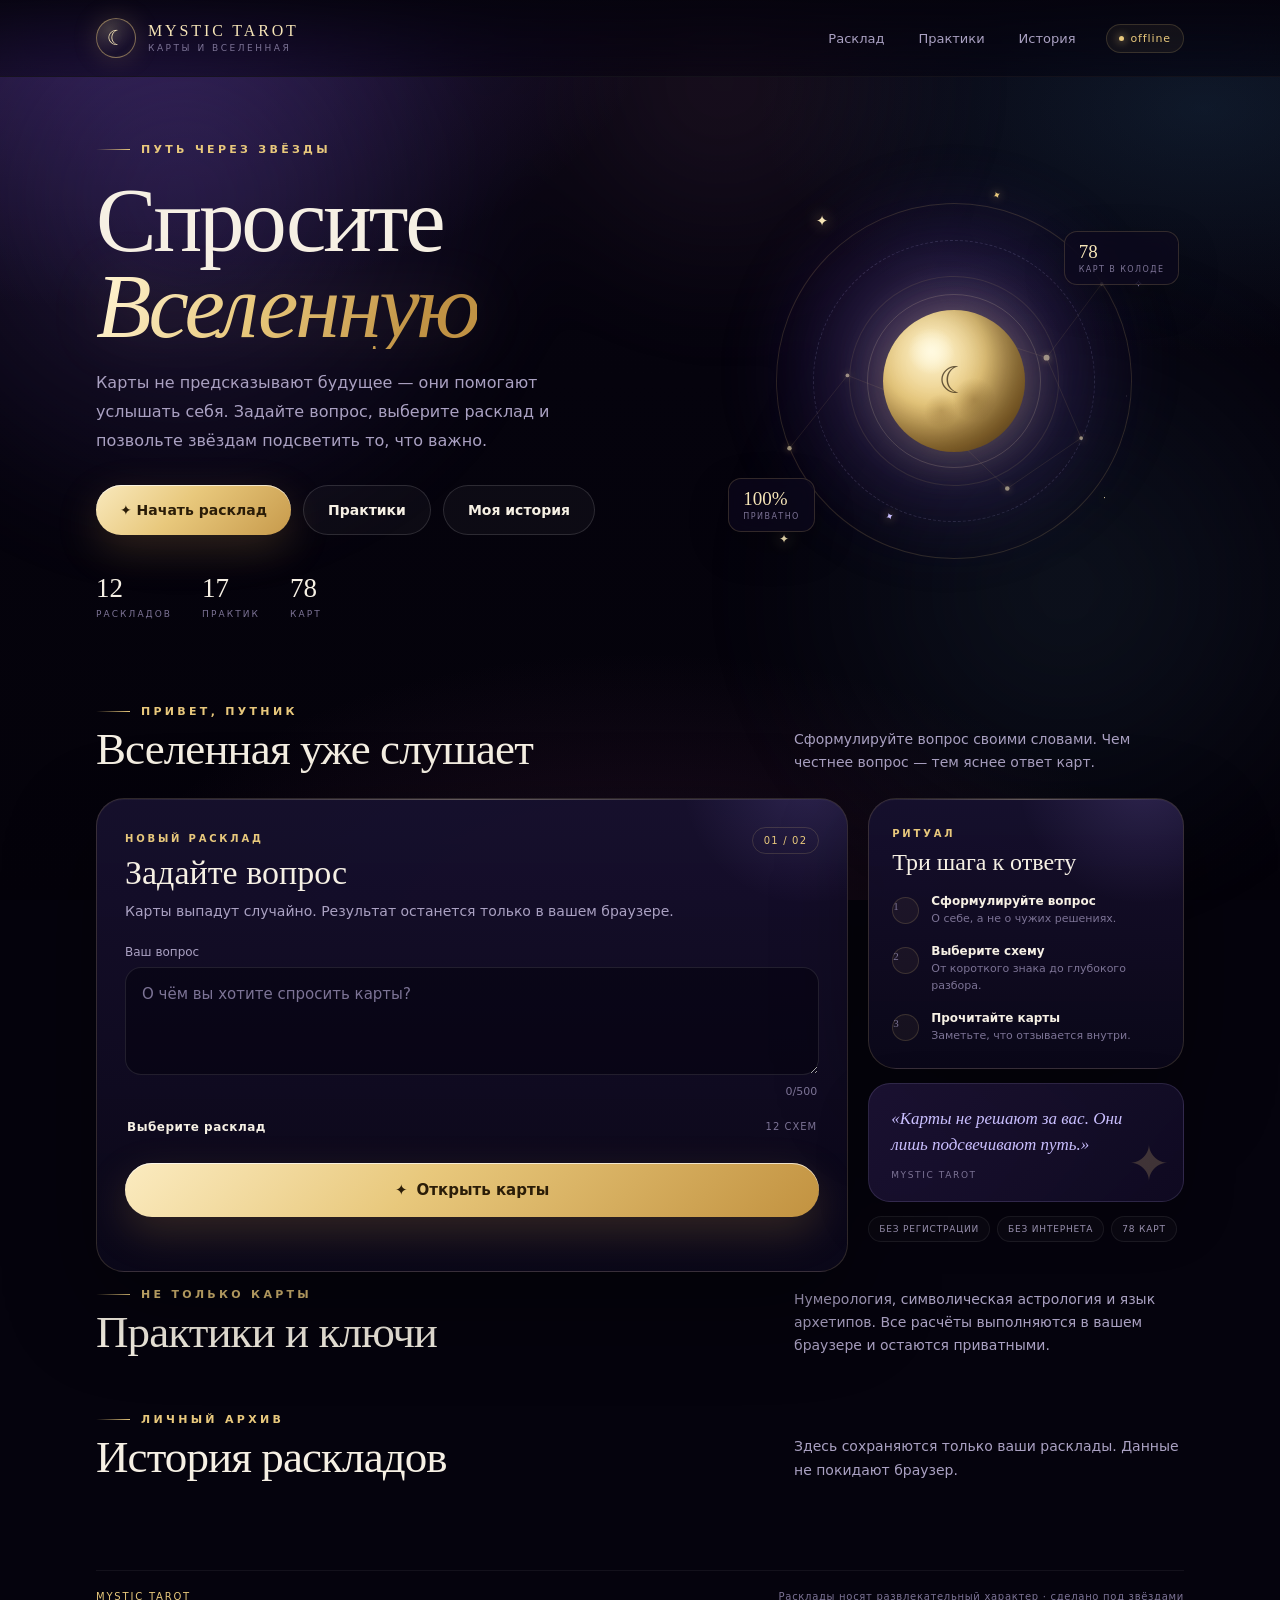
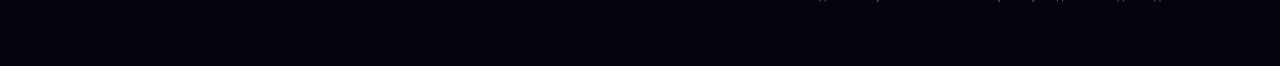
<file: web/index.template.html>
<!DOCTYPE html>
<html lang="ru">
<head>
<meta charset="utf-8">
<meta name="viewport" content="width=device-width, initial-scale=1">
<meta name="theme-color" content="#05030d">
<title>Mystic Tarot — карты знают больше</title>
<style>
  :root {
    --ink: #05030d;
    --ink-2: #090617;
    --panel: rgba(17, 12, 37, 0.72);
    --panel-deep: rgba(9, 6, 22, 0.9);
    --line: rgba(232, 200, 124, 0.17);
    --line-strong: rgba(232, 200, 124, 0.48);
    --gold: #e8c87c;
    --gold-light: #f6e5b7;
    --gold-deep: #b4883d;
    --violet: #a78bfa;
    --lavender: #cabfff;
    --rose: #efa6bd;
    --aqua: #8fdfe8;
    --sage: #a6dfb8;
    --text: #f6f0e4;
    --muted: #aaa1c2;
    --muted-2: #7c7395;
    --danger: #f0a0a8;
    --serif: "Palatino Linotype", "Book Antiqua", Palatino, Georgia, serif;
    --sans: "Segoe UI Variable", "Segoe UI", system-ui, -apple-system, sans-serif;
    --radius: 28px;
  }
  * { box-sizing: border-box; margin: 0; padding: 0; }
  html { scroll-behavior: smooth; }
  body {
    font-family: var(--sans);
    background: var(--ink);
    color: var(--text);
    min-height: 100vh;
    overflow-x: hidden;
    -webkit-font-smoothing: antialiased;
  }
  ::selection { background: rgba(232, 200, 124, 0.28); color: #fff; }
  a { color: inherit; }
  button, textarea { font: inherit; }

  /* ── Космос ─────────────────────────────────────────── */
  .sky {
    position: fixed; inset: 0; z-index: -3; pointer-events: none;
    background:
      radial-gradient(ellipse 70% 55% at 8% 0%, rgba(101, 65, 174, 0.38), transparent 62%),
      radial-gradient(ellipse 58% 45% at 94% 12%, rgba(42, 91, 128, 0.24), transparent 60%),
      radial-gradient(ellipse 65% 50% at 50% 105%, rgba(129, 58, 115, 0.22), transparent 65%),
      linear-gradient(180deg, #07040f 0%, #05030d 42%, #04020a 100%);
  }
  .sky::before {
    content: ""; position: absolute; inset: -14%;
    background:
      radial-gradient(circle at 22% 28%, rgba(127, 92, 214, 0.22), transparent 24%),
      radial-gradient(circle at 76% 62%, rgba(69, 125, 152, 0.13), transparent 23%),
      radial-gradient(circle at 55% 18%, rgba(194, 126, 181, 0.1), transparent 20%);
    filter: blur(38px);
    animation: drift 22s ease-in-out infinite alternate;
  }
  .sky::after {
    content: ""; position: absolute; inset: 0; opacity: 0.22;
    background-image:
      radial-gradient(1px 1px at 14% 22%, rgba(255,255,255,.55) 50%, transparent 51%),
      radial-gradient(1px 1px at 72% 17%, rgba(255,255,255,.42) 50%, transparent 51%),
      radial-gradient(1.5px 1.5px at 88% 44%, rgba(255,255,255,.4) 50%, transparent 51%),
      radial-gradient(1px 1px at 34% 71%, rgba(255,255,255,.35) 50%, transparent 51%),
      radial-gradient(1px 1px at 61% 86%, rgba(255,255,255,.32) 50%, transparent 51%);
  }
  #cosmos {
    position: fixed; inset: 0; z-index: -2; width: 100%; height: 100%;
    pointer-events: none;
  }

  /* ── Верхняя панель ─────────────────────────────────── */
  .topbar {
    position: sticky; top: 0; z-index: 30;
    border-bottom: 1px solid rgba(255, 255, 255, 0.055);
    background: linear-gradient(180deg, rgba(5, 3, 13, 0.9), rgba(5, 3, 13, 0.5));
    backdrop-filter: blur(22px) saturate(130%);
    -webkit-backdrop-filter: blur(22px) saturate(130%);
  }
  .topbar-inner {
    max-width: 1140px; margin: 0 auto; min-height: 76px;
    padding: 0 26px; display: flex; align-items: center; gap: 16px;
  }
  .brand { display: flex; align-items: center; gap: 12px; text-decoration: none; }
  .brand-mark {
    width: 40px; height: 40px; flex: none; display: grid; place-items: center;
    border-radius: 50%; color: var(--gold-light); font-size: 21px;
    border: 1px solid rgba(232, 200, 124, 0.5);
    background: radial-gradient(circle at 35% 30%, rgba(246, 229, 183, 0.22), rgba(20, 12, 42, 0.8) 65%);
    box-shadow: 0 0 26px rgba(232, 200, 124, 0.18), inset 0 0 14px rgba(232, 200, 124, 0.08);
  }
  .brand-copy { display: flex; flex-direction: column; line-height: 1.1; }
  .brand-name {
    font-family: var(--serif); font-size: 16px; letter-spacing: 0.18em;
    text-transform: uppercase; color: var(--gold-light);
  }
  .brand-sub { margin-top: 4px; font-size: 9px; letter-spacing: 0.28em; color: var(--muted-2); text-transform: uppercase; }
  .topnav { margin-left: auto; display: flex; align-items: center; gap: 6px; }
  .topnav a {
    padding: 9px 14px; border-radius: 999px; text-decoration: none;
    color: var(--muted); font-size: 13px; transition: color .2s, background .2s;
  }
  .topnav a:hover { color: var(--text); background: rgba(255, 255, 255, 0.05); }
  .live-chip {
    display: inline-flex; align-items: center; gap: 7px; margin-left: 10px;
    padding: 7px 12px; border: 1px solid var(--line); border-radius: 999px;
    color: var(--gold); font-size: 11px; letter-spacing: 0.08em;
    background: rgba(232, 200, 124, 0.06);
  }
  .live-chip i {
    width: 5px; height: 5px; border-radius: 50%; background: var(--gold);
    box-shadow: 0 0 9px var(--gold); animation: pulse 2.8s ease-in-out infinite;
  }

  /* ── Каркас и hero ──────────────────────────────────── */
  .wrap { max-width: 1140px; margin: 0 auto; padding: 0 26px 64px; }
  .hero {
    min-height: 590px; display: grid; grid-template-columns: minmax(0, 1.12fr) minmax(340px, 0.88fr);
    align-items: center; gap: 42px; padding: 66px 0 54px;
  }
  .eyebrow {
    display: flex; align-items: center; gap: 11px;
    color: var(--gold); font-size: 11px; font-weight: 600;
    letter-spacing: 0.3em; text-transform: uppercase;
  }
  .eyebrow::before { content: ""; width: 34px; height: 1px; background: linear-gradient(90deg, transparent, var(--gold)); }
  .hero-title {
    margin: 22px 0 20px; font-family: var(--serif); font-weight: 400;
    font-size: clamp(50px, 7.4vw, 91px); line-height: 0.94; letter-spacing: -0.035em;
  }
  .hero-title .gold {
    display: inline-block;
    background: linear-gradient(115deg, #fff3cf 4%, var(--gold) 42%, #c09244 84%);
    -webkit-background-clip: text; background-clip: text; color: transparent;
    filter: drop-shadow(0 0 28px rgba(232, 200, 124, 0.14));
  }
  .hero-title em { font-style: italic; font-weight: 400; }
  .hero-lead {
    max-width: 525px; color: var(--muted); font-size: 16px; line-height: 1.8;
  }
  .hero-actions { display: flex; flex-wrap: wrap; gap: 12px; margin-top: 30px; }
  .btn-primary, .btn-ghost {
    display: inline-flex; align-items: center; justify-content: center; gap: 9px;
    min-height: 50px; padding: 0 24px; border-radius: 999px;
    font-size: 14px; font-weight: 600; text-decoration: none; cursor: pointer;
    transition: transform .2s, filter .2s, border-color .2s, background .2s;
  }
  .btn-primary {
    color: #2b1d08; border: 0;
    background: linear-gradient(135deg, #f9e9bd 0%, #e8c87c 44%, #c79a4b 100%);
    box-shadow: 0 14px 42px rgba(201, 154, 75, 0.22), inset 0 1px 0 rgba(255,255,255,.65);
  }
  .btn-primary:hover { transform: translateY(-2px); filter: brightness(1.05); }
  .btn-ghost {
    color: var(--text); border: 1px solid rgba(255,255,255,.13);
    background: rgba(255,255,255,.035);
  }
  .btn-ghost:hover { border-color: var(--line-strong); background: rgba(232,200,124,.06); transform: translateY(-2px); }
  .hero-stats { display: flex; gap: 30px; margin-top: 40px; }
  .stat strong {
    display: block; font-family: var(--serif); font-weight: 400;
    font-size: 27px; line-height: 1; color: var(--text);
  }
  .stat span {
    display: block; margin-top: 7px; color: var(--muted-2);
    font-size: 9px; letter-spacing: 0.23em; text-transform: uppercase;
  }

  .hero-visual { position: relative; min-height: 470px; display: grid; place-items: center; }
  .aura {
    position: absolute; width: 390px; height: 390px; border-radius: 50%;
    background: radial-gradient(circle at 48% 44%, rgba(170, 133, 255, 0.34), rgba(90, 55, 166, 0.14) 42%, transparent 70%);
    filter: blur(24px); animation: aura 8s ease-in-out infinite alternate;
  }
  .orbit {
    position: absolute; border-radius: 50%; border: 1px solid rgba(232, 200, 124, 0.16);
    transform: rotate(-24deg);
  }
  .orbit::after {
    content: "✦"; position: absolute; color: var(--gold);
    font-size: 10px; text-shadow: 0 0 10px rgba(232, 200, 124, 0.8);
  }
  .orbit-a { width: 356px; height: 356px; animation: spin 54s linear infinite; }
  .orbit-a::after { top: 19px; right: 58px; }
  .orbit-b { width: 282px; height: 282px; border-style: dashed; border-color: rgba(202, 191, 255, 0.15); animation: spin-reverse 38s linear infinite; }
  .orbit-b::after { bottom: 37px; left: 22px; color: var(--lavender); }
  .orbit-c { width: 210px; height: 210px; border-color: rgba(232, 200, 124, 0.11); }
  .orbit-c::after { display: none; }
  .moon {
    position: relative; width: 142px; height: 142px; border-radius: 50%;
    background:
      radial-gradient(circle at 34% 29%, rgba(255, 250, 225, 0.94), transparent 17%),
      radial-gradient(circle at 64% 63%, rgba(122, 86, 31, 0.34), transparent 17%),
      radial-gradient(circle at 41% 71%, rgba(116, 80, 28, 0.25), transparent 13%),
      radial-gradient(circle at 35% 30%, #fff6d5 0%, #e8c87c 39%, #a77e36 72%, #59401c 100%);
    box-shadow:
      0 0 50px rgba(232, 200, 124, 0.32),
      0 0 130px rgba(167, 139, 250, 0.22),
      inset -23px -18px 38px rgba(17, 9, 5, 0.36);
    animation: float 9s ease-in-out infinite;
  }
  .moon::before {
    content: ""; position: absolute; inset: -16px; border-radius: 50%;
    border: 1px solid rgba(246, 229, 183, 0.16);
  }
  .moon::after {
    content: "☾"; position: absolute; inset: 0; display: grid; place-items: center;
    color: rgba(36, 22, 8, 0.68); font-size: 37px; transform: translate(1px, -1px);
  }
  .constellation {
    position: absolute; width: 430px; height: 430px; opacity: .6;
    pointer-events: none; overflow: visible;
  }
  .constellation line { stroke: rgba(232, 200, 124, 0.22); stroke-width: .8; }
  .constellation circle { fill: var(--gold-light); filter: drop-shadow(0 0 4px rgba(232,200,124,.8)); }
  .hero-star {
    position: absolute; color: var(--gold-light); text-shadow: 0 0 14px rgba(232, 200, 124, 0.8);
    animation: twinkle 4s ease-in-out infinite;
  }
  .star-1 { top: 14%; left: 20%; font-size: 15px; }
  .star-2 { top: 28%; right: 9%; font-size: 10px; animation-delay: -1.4s; color: var(--lavender); }
  .star-3 { bottom: 15%; left: 12%; font-size: 12px; animation-delay: -2.5s; }
  .star-4 { bottom: 24%; right: 17%; font-size: 8px; animation-delay: -0.7s; }
  .floating-tag {
    position: absolute; z-index: 2; padding: 10px 14px; border-radius: 13px;
    border: 1px solid rgba(232, 200, 124, 0.18);
    background: rgba(13, 9, 29, 0.66); backdrop-filter: blur(12px);
    font-family: var(--serif); font-size: 19px; line-height: 1; color: var(--gold-light);
    box-shadow: 0 14px 40px rgba(0,0,0,.22);
  }
  .floating-tag span {
    display: block; margin-top: 5px; font-family: var(--sans);
    font-size: 8px; letter-spacing: 0.18em; text-transform: uppercase; color: var(--muted-2);
  }
  .tag-a { top: 18%; right: 1%; }
  .tag-b { bottom: 18%; left: 1%; }

  /* ── Секции и панели ────────────────────────────────── */
  .section-head {
    display: flex; align-items: flex-end; justify-content: space-between; gap: 32px;
    margin: 16px 0 24px;
  }
  .section-head h2 {
    margin: 8px 0 0; font-family: var(--serif); font-weight: 400;
    font-size: clamp(32px, 4vw, 45px); line-height: 1.06; letter-spacing: -0.02em;
  }
  .section-head > p { max-width: 390px; color: var(--muted); font-size: 14px; line-height: 1.65; }
  .reading-section { scroll-margin-top: 100px; padding-top: 16px; }
  .reading-layout { display: grid; grid-template-columns: minmax(0, 1.62fr) minmax(250px, 0.68fr); gap: 20px; align-items: start; }
  .panel {
    position: relative; overflow: hidden;
    border: 1px solid var(--line); border-radius: var(--radius);
    background:
      linear-gradient(180deg, rgba(24, 17, 48, 0.8), rgba(10, 7, 24, 0.9)),
      var(--panel);
    box-shadow: 0 34px 90px rgba(0, 0, 0, 0.42), inset 0 1px 0 rgba(255,255,255,.035);
    padding: 28px;
  }
  .panel::before {
    content: ""; position: absolute; inset: 0 0 auto; height: 1px;
    background: linear-gradient(90deg, transparent, rgba(246, 229, 183, 0.5), transparent);
    opacity: .65;
  }
  .panel::after {
    content: ""; position: absolute; width: 260px; height: 260px; top: -150px; right: -90px;
    border-radius: 50%; pointer-events: none;
    background: radial-gradient(circle, rgba(167, 139, 250, 0.16), transparent 68%);
  }
  .panel-head { position: relative; z-index: 1; display: flex; justify-content: space-between; gap: 18px; align-items: flex-start; }
  .panel-kicker { color: var(--gold); font-size: 10px; font-weight: 600; letter-spacing: 0.28em; text-transform: uppercase; }
  .panel h2, .panel h3 {
    margin-top: 8px; font-family: var(--serif); font-weight: 400;
    font-size: clamp(27px, 3vw, 34px); line-height: 1.1;
  }
  .panel-sub { position: relative; z-index: 1; margin: 8px 0 22px; color: var(--muted); font-size: 14px; line-height: 1.65; }
  .step-pill {
    flex: none; padding: 7px 11px; border-radius: 999px;
    border: 1px solid var(--line); color: var(--gold);
    font-size: 10px; letter-spacing: 0.12em; white-space: nowrap;
  }
  .field { position: relative; z-index: 1; }
  .field label { display: block; margin-bottom: 8px; color: var(--muted); font-size: 12px; }
  textarea {
    width: 100%; min-height: 108px; resize: vertical; outline: none;
    padding: 15px 16px; border-radius: 16px;
    border: 1px solid rgba(255, 255, 255, 0.1);
    background: rgba(4, 2, 12, 0.48); color: var(--text);
    font-size: 15px; line-height: 1.55;
    transition: border-color .2s, box-shadow .2s, background .2s;
  }
  textarea::placeholder { color: var(--muted-2); }
  textarea:focus {
    border-color: rgba(232, 200, 124, 0.55);
    background: rgba(4, 2, 12, 0.64);
    box-shadow: 0 0 0 3px rgba(232, 200, 124, 0.08), 0 0 34px rgba(167, 139, 250, 0.08);
  }
  .hint { margin: 6px 2px 0; color: var(--muted-2); font-size: 11px; text-align: right; }
  .choice-head {
    display: flex; justify-content: space-between; align-items: center; gap: 10px;
    margin: 22px 2px 11px; color: var(--text); font-size: 12px; font-weight: 600;
    letter-spacing: 0.04em;
  }
  .choice-head span:last-child { color: var(--muted-2); font-size: 10px; font-weight: 400; letter-spacing: 0.1em; text-transform: uppercase; }
  .spread { position: relative; z-index: 1; display: grid; grid-template-columns: 1fr 1fr; gap: 9px; }

  .radio {
    --accent: var(--gold);
    position: relative; display: flex; flex-direction: column; gap: 7px;
    min-height: 132px; padding: 13px 13px 12px; cursor: pointer;
    border-radius: 15px; border: 1px solid rgba(255, 255, 255, 0.075);
    background: linear-gradient(150deg, rgba(255,255,255,.035), rgba(255,255,255,.012));
    transition: transform .18s, border-color .18s, background .18s, box-shadow .18s;
  }
  .radio[data-cat="love"] { --accent: var(--rose); }
  .radio[data-cat="career"] { --accent: var(--aqua); }
  .radio[data-cat="money"] { --accent: var(--sage); }
  .radio[data-cat="future"] { --accent: var(--lavender); }
  .radio[data-cat="decision"] { --accent: #eccb94; }
  .radio:hover { transform: translateY(-2px); border-color: rgba(232, 200, 124, 0.25); background: rgba(255,255,255,.045); }
  .radio.checked {
    border-color: color-mix(in srgb, var(--accent) 52%, transparent);
    background: linear-gradient(145deg, color-mix(in srgb, var(--accent) 11%, transparent), rgba(255,255,255,.025));
    box-shadow: inset 0 0 0 1px color-mix(in srgb, var(--accent) 8%, transparent), 0 10px 32px rgba(0,0,0,.16);
  }
  .radio-top { display: flex; align-items: center; gap: 8px; min-width: 0; padding-right: 16px; }
  .spread-symbol {
    width: 32px; height: 32px; flex: none; display: grid; place-items: center;
    border-radius: 10px; color: var(--accent); font-size: 16px;
    background: color-mix(in srgb, var(--accent) 12%, transparent);
    border: 1px solid color-mix(in srgb, var(--accent) 18%, transparent);
    text-shadow: 0 0 12px color-mix(in srgb, var(--accent) 55%, transparent);
  }
  .spread-meta { display: flex; flex-wrap: wrap; gap: 3px 7px; min-width: 0; color: var(--muted-2); font-size: 8.5px; letter-spacing: .09em; text-transform: uppercase; }
  .spread-meta .cat { color: var(--accent); }
  .spread-meta .count::before { content: "·"; margin-right: 6px; opacity: .55; }
  .spread-body { display: block; min-width: 0; }
  .spread-body b { display: block; font-family: var(--serif); font-size: 15px; font-weight: 400; line-height: 1.2; color: var(--text); }
  .spread-body small {
    display: -webkit-box; -webkit-line-clamp: 2; -webkit-box-orient: vertical; overflow: hidden;
    margin-top: 5px; color: var(--muted-2); font-size: 10.5px; line-height: 1.46;
  }
  .dot {
    position: absolute; top: 13px; right: 13px; width: 14px; height: 14px;
    border-radius: 50%; border: 1px solid rgba(232, 200, 124, 0.55); flex: none;
  }
  .radio.checked .dot { border-color: var(--accent); box-shadow: 0 0 12px color-mix(in srgb, var(--accent) 40%, transparent); }
  .radio.checked .dot::after { content: ""; position: absolute; inset: 3px; border-radius: 50%; background: var(--accent); }
  .btn-draw {
    position: relative; z-index: 1; width: 100%; min-height: 54px; margin-top: 18px;
    display: inline-flex; align-items: center; justify-content: center; gap: 9px;
    border: 0; border-radius: 999px; cursor: pointer;
    color: #2b1d08; font-size: 15px; font-weight: 700;
    background: linear-gradient(135deg, #fbebc0 0%, #e8c87c 42%, #c29240 100%);
    box-shadow: 0 15px 42px rgba(194, 146, 64, 0.22), inset 0 1px 0 rgba(255,255,255,.7);
    transition: transform .18s, filter .18s;
  }
  .btn-draw:hover { transform: translateY(-2px); filter: brightness(1.045); }
  .btn-draw:disabled { filter: grayscale(.45) brightness(.7); cursor: default; transform: none; }
  .error { position: relative; z-index: 1; min-height: 17px; margin-top: 9px; color: var(--danger); font-size: 12px; text-align: center; }

  /* ── Боковая колонка ────────────────────────────────── */
  .side-stack { display: flex; flex-direction: column; gap: 14px; }
  .side-card { padding: 23px; }
  .side-card h3 { font-size: 24px; }
  .steps { list-style: none; margin-top: 18px; display: flex; flex-direction: column; gap: 17px; }
  .steps li { display: flex; gap: 12px; }
  .step-num {
    width: 27px; height: 27px; flex: none; display: grid; place-items: center;
    border-radius: 50%; border: 1px solid var(--line);
    color: var(--gold); font-family: var(--serif); font-size: 13px;
    background: rgba(232, 200, 124, 0.05);
  }
  .steps b { display: block; color: var(--text); font-size: 12px; font-weight: 600; }
  .steps span { display: block; margin-top: 3px; color: var(--muted-2); font-size: 11px; line-height: 1.5; }
  .quote-card {
    position: relative; overflow: hidden; padding: 22px 22px 21px;
    border: 1px solid rgba(202, 191, 255, 0.14); border-radius: 22px;
    background: linear-gradient(140deg, rgba(91, 60, 158, 0.26), rgba(18, 12, 39, 0.76));
    box-shadow: 0 20px 52px rgba(0,0,0,.23);
  }
  .quote-card::after {
    content: "✦"; position: absolute; right: 13px; bottom: 8px;
    color: rgba(232, 200, 124, 0.22); font-size: 50px;
  }
  .quote-card p { position: relative; z-index: 1; font-family: var(--serif); font-size: 17px; line-height: 1.55; color: var(--lavender); font-style: italic; }
  .quote-card small { display: block; margin-top: 12px; color: var(--muted-2); font-size: 9px; letter-spacing: .18em; text-transform: uppercase; }
  .micro-facts { display: flex; flex-wrap: wrap; gap: 7px; }
  .micro-facts span {
    padding: 7px 10px; border: 1px solid rgba(255,255,255,.075); border-radius: 999px;
    color: var(--muted); font-size: 9px; letter-spacing: .09em; text-transform: uppercase;
    background: rgba(255,255,255,.022);
  }

  /* ── Результат ──────────────────────────────────────── */
  #result-box { scroll-margin-top: 100px; }
  .result-panel { margin-top: 28px; animation: reveal .55s cubic-bezier(.2,.8,.2,1) both; }
  .result-panel h2 { margin: 0; display: flex; align-items: center; flex-wrap: wrap; gap: 9px; }
  .badge {
    display: inline-flex; align-items: center; padding: 5px 10px;
    border: 1px solid var(--line); border-radius: 999px;
    color: var(--gold); font-family: var(--sans); font-size: 9px;
    font-weight: 500; letter-spacing: .11em; text-transform: uppercase;
    background: rgba(232,200,124,.05);
  }
  .reading-meta { margin: 9px 0 5px; color: var(--muted-2); font-size: 11px; letter-spacing: .06em; }
  .q {
    margin: 13px 0 20px; padding-left: 14px; border-left: 1px solid rgba(232, 200, 124, 0.42);
    font-family: var(--serif); font-size: 19px; line-height: 1.45; color: var(--gold-light);
    white-space: pre-wrap;
  }
  .cards { display: grid; gap: 12px; margin-top: 16px; grid-template-columns: repeat(auto-fit, minmax(190px, 1fr)); }
  .cards.c1 { grid-template-columns: minmax(0, 1fr); }
  .cards.c3 { grid-template-columns: repeat(3, minmax(0, 1fr)); }
  .cards.c10 { grid-template-columns: repeat(auto-fill, minmax(148px, 1fr)); }
  .card {
    position: relative; overflow: hidden; isolation: isolate;
    padding: 17px 15px 15px; border-radius: 18px;
    border: 1px solid rgba(232, 200, 124, 0.2);
    background:
      radial-gradient(circle at 82% 0%, rgba(167, 139, 250, 0.13), transparent 42%),
      linear-gradient(160deg, #1c1436 0%, #120d26 55%, #0c081b 100%);
    box-shadow: inset 0 1px 0 rgba(255,255,255,.035), 0 14px 34px rgba(0,0,0,.18);
  }
  .card::before {
    content: ""; position: absolute; inset: 0; z-index: -1; opacity: .34; pointer-events: none;
    background-image:
      radial-gradient(1px 1px at 16% 22%, rgba(255,255,255,.6) 50%, transparent 51%),
      radial-gradient(1px 1px at 78% 17%, rgba(255,255,255,.45) 50%, transparent 51%),
      radial-gradient(1px 1px at 66% 76%, rgba(255,255,255,.38) 50%, transparent 51%),
      radial-gradient(1px 1px at 27% 82%, rgba(255,255,255,.3) 50%, transparent 51%);
  }
  .card::after {
    content: "✦"; position: absolute; top: 8px; right: 11px;
    color: rgba(232,200,124,.25); font-size: 12px;
  }
  .card .sym {
    display: inline-grid; place-items: center; width: 48px; height: 48px; border-radius: 50%;
    color: var(--gold-light); font-size: 25px;
    border: 1px solid rgba(232,200,124,.23);
    background: radial-gradient(circle at 38% 30%, rgba(246,229,183,.18), rgba(232,200,124,.04) 65%);
    box-shadow: 0 0 24px rgba(232,200,124,.1);
    filter: drop-shadow(0 0 8px rgba(232,200,124,.3));
  }
  .card .nm { margin-top: 12px; font-family: var(--serif); font-size: 16px; line-height: 1.25; color: var(--text); }
  .card .pos { margin-top: 5px; color: var(--gold); font-size: 8.5px; line-height: 1.45; letter-spacing: .11em; text-transform: uppercase; }
  .card .rev {
    display: inline-block; margin-top: 6px; padding: 3px 7px; border-radius: 999px;
    color: var(--danger); font-size: 9px; border: 1px solid rgba(240,160,168,.22);
    background: rgba(240,160,168,.06);
  }
  .card .mean {
    margin-top: 11px; padding-top: 10px; border-top: 1px solid rgba(255,255,255,.065);
    color: #c9c1db; font-size: 11.5px; line-height: 1.55;
  }
  .card .kw { margin-top: 8px; color: var(--muted-2); font-size: 9.5px; line-height: 1.5; letter-spacing: .02em; }
  .cards.c10 .card, .cards.c3 .card { min-height: 100%; }
  .cards.c10 .card .nm { font-size: 14px; }
  .cards.c10 .card .mean { font-size: 11px; }

  /* ── Анимация выдачи карт ───────────────────────────── */
  .result-panel .cards { perspective: 1400px; }
  .card.deal {
    opacity: 0; transform-style: preserve-3d; backface-visibility: hidden;
    animation: cardDeal .72s cubic-bezier(.2,.8,.2,1) both;
    animation-delay: calc(var(--i, 0) * 95ms + 80ms);
  }
  @keyframes cardDeal {
    0% { opacity: 0; transform: translate3d(0, 30px, -40px) rotateY(-88deg) scale(.9); filter: blur(4px); }
    55% { opacity: 1; filter: blur(0); }
    100% { opacity: 1; transform: none; filter: blur(0); }
  }
  .theme-chip {
    display: inline-flex; align-items: center; gap: 5px; margin-left: 7px;
    padding: 3px 9px; border-radius: 999px; vertical-align: 1px;
    border: 1px solid rgba(202, 191, 255, 0.22); color: var(--lavender);
    background: rgba(167, 139, 250, 0.07); font-size: 9px;
    letter-spacing: .06em; text-transform: none;
  }
  .shuffle-panel {
    margin-top: 28px; min-height: 310px; display: flex; flex-direction: column;
    align-items: center; justify-content: center; text-align: center;
    animation: reveal .4s cubic-bezier(.2,.8,.2,1) both;
  }
  .shuffle-deck { position: relative; width: 130px; height: 184px; margin-bottom: 24px; }
  .shuffle-deck i {
    position: absolute; left: 50%; top: 0; width: 108px; height: 164px; margin-left: -54px;
    border-radius: 13px; border: 1px solid rgba(232, 200, 124, 0.34);
    background:
      radial-gradient(circle at 50% 44%, rgba(167, 139, 250, 0.24), transparent 48%),
      radial-gradient(circle at 30% 20%, rgba(255, 255, 255, 0.09), transparent 32%),
      linear-gradient(155deg, #261a4c, #0d0820 72%);
    box-shadow: 0 16px 38px rgba(0, 0, 0, 0.38), inset 0 0 24px rgba(232, 200, 124, 0.07);
    transform-origin: 50% 92%;
    animation: shuffleCard .9s ease-in-out infinite;
  }
  .shuffle-deck i::after {
    content: "☾"; position: absolute; inset: 0; display: grid; place-items: center;
    color: rgba(246, 229, 183, 0.72); font-size: 30px;
    text-shadow: 0 0 18px rgba(232, 200, 124, 0.55);
  }
  .shuffle-deck i:nth-child(1) { transform: rotate(-13deg) translateX(-19px); animation-delay: -.2s; }
  .shuffle-deck i:nth-child(2) { transform: rotate(-2deg); animation-delay: -.1s; }
  .shuffle-deck i:nth-child(3) { transform: rotate(11deg) translateX(19px); }
  @keyframes shuffleCard {
    0%, 100% { margin-top: 0; }
    50% { margin-top: -14px; }
  }
  .shuffle-title { font-family: var(--serif); font-size: 23px; color: var(--gold-light); }
  .shuffle-sub { margin-top: 7px; color: var(--muted-2); font-size: 12px; letter-spacing: .05em; }

  /* ── История ────────────────────────────────────────── */
  .history-section { margin-top: 56px; scroll-margin-top: 100px; }
  #history { display: flex; flex-direction: column; gap: 9px; }
  .history-item {
    position: relative; display: flex; align-items: center; gap: 13px;
    padding: 15px 16px; cursor: pointer; overflow: hidden;
    border: 1px solid rgba(255,255,255,.07); border-radius: 16px;
    background: linear-gradient(135deg, rgba(255,255,255,.035), rgba(255,255,255,.012));
    transition: transform .18s, border-color .18s, background .18s;
  }
  .history-item:hover {
    transform: translateX(3px); border-color: rgba(232,200,124,.26);
    background: linear-gradient(135deg, rgba(232,200,124,.055), rgba(255,255,255,.015));
  }
  .history-orb {
    width: 28px; height: 28px; flex: none; border-radius: 50%;
    border: 1px solid rgba(232,200,124,.3);
    background: radial-gradient(circle at 35% 30%, rgba(246,229,183,.38), rgba(34,22,60,.7) 63%);
    box-shadow: 0 0 18px rgba(232,200,124,.1);
  }
  .history-main { min-width: 0; flex: 1; }
  .history-item .row { display: flex; justify-content: space-between; gap: 14px; align-items: baseline; }
  .history-item .who2 {
    min-width: 0; overflow: hidden; text-overflow: ellipsis; white-space: nowrap;
    font-family: var(--serif); font-size: 15px; color: var(--text);
  }
  .history-item .when { flex: none; color: var(--muted-2); font-size: 10px; letter-spacing: .04em; }
  .history-item small { display: block; margin-top: 4px; color: var(--muted-2); font-size: 10.5px; }
  .history-spread { color: var(--gold); }
  .history-arrow { flex: none; color: var(--gold); font-size: 17px; opacity: .55; transition: opacity .18s, transform .18s; }
  .history-item:hover .history-arrow { opacity: 1; transform: translateX(2px); }
  .empty-history {
    padding: 28px; border: 1px dashed rgba(255,255,255,.09); border-radius: 18px;
    text-align: center; color: var(--muted-2); font-size: 13px; line-height: 1.6;
    background: rgba(255,255,255,.015);
  }
  .empty-history strong { display: block; margin-bottom: 5px; color: var(--muted); font-family: var(--serif); font-size: 20px; font-weight: 400; }

  footer {
    position: relative; display: flex; justify-content: space-between; align-items: center; gap: 20px;
    margin-top: 64px; padding-top: 20px; border-top: 1px solid rgba(255,255,255,.06);
    color: var(--muted-2); font-size: 10px; letter-spacing: .07em;
  }
  footer span:first-child { color: var(--gold); letter-spacing: .18em; text-transform: uppercase; }

  .sr-only {
    position: absolute; width: 1px; height: 1px; padding: 0; margin: -1px;
    overflow: hidden; clip: rect(0,0,0,0); white-space: nowrap; border: 0;
  }

  /* ── Анимации ───────────────────────────────────────── */
  @keyframes drift { from { transform: translate3d(-2%, -1%, 0) scale(1); } to { transform: translate3d(3%, 2%, 0) scale(1.08); } }
  @keyframes aura { from { opacity: .7; transform: scale(.96); } to { opacity: 1; transform: scale(1.05); } }
  @keyframes float { 0%,100% { transform: translateY(0); } 50% { transform: translateY(-11px); } }
  @keyframes spin { to { transform: rotate(336deg); } }
  @keyframes spin-reverse { to { transform: rotate(-384deg); } }
  @keyframes twinkle { 0%,100% { opacity: .35; transform: scale(.8); } 50% { opacity: 1; transform: scale(1.2); } }
  @keyframes pulse { 0%,100% { opacity: .55; } 50% { opacity: 1; } }
  @keyframes reveal { from { opacity: 0; transform: translateY(16px); } to { opacity: 1; transform: translateY(0); } }

  /* ── Адаптивность ───────────────────────────────────── */
  @media (max-width: 900px) {
    .hero { grid-template-columns: 1fr; min-height: 0; padding-top: 48px; }
    .hero-visual { min-height: 390px; order: -1; }
    .hero-copy { text-align: center; }
    .eyebrow { justify-content: center; }
    .hero-lead { margin: 0 auto; }
    .hero-actions, .hero-stats { justify-content: center; }
    .reading-layout { grid-template-columns: 1fr; }
    .side-stack { display: grid; grid-template-columns: 1fr 1fr; }
    .micro-facts { grid-column: 1 / -1; }
  }
  @media (max-width: 700px) {
    .topbar-inner { min-height: 66px; padding: 0 17px; }
    .brand-sub, .topnav a { display: none; }
    .live-chip { margin-left: auto; }
    .wrap { padding: 0 16px 48px; }
    .hero { padding: 36px 0 28px; gap: 12px; }
    .hero-visual { min-height: 330px; transform: scale(.9); margin: -10px 0; }
    .aura { width: 300px; height: 300px; }
    .orbit-a { width: 292px; height: 292px; }
    .orbit-b { width: 232px; height: 232px; }
    .orbit-c { width: 174px; height: 174px; }
    .moon { width: 118px; height: 118px; }
    .constellation { width: 340px; height: 340px; }
    .floating-tag { font-size: 15px; padding: 8px 11px; }
    .hero-title { font-size: clamp(45px, 14vw, 62px); }
    .hero-lead { font-size: 14px; }
    .hero-stats { gap: 22px; margin-top: 27px; }
    .section-head { display: block; }
    .section-head > p { margin-top: 9px; }
    .panel { padding: 19px; border-radius: 22px; }
    .spread { grid-template-columns: 1fr; }
    .radio { min-height: 0; }
    .side-stack { display: flex; }
    .cards.c3 { grid-template-columns: 1fr; }
    .cards.c10 { grid-template-columns: repeat(2, minmax(0, 1fr)); }
    .card .mean { font-size: 11px; }
    footer { display: block; text-align: center; line-height: 1.8; }
    footer span { display: block; }
    footer span + span { margin-top: 4px; }
  }
  @media (max-width: 420px) {
    .hero-visual { transform: scale(.8); margin: -38px 0; }
    .cards.c10 { grid-template-columns: 1fr; }
    .history-item .when { display: none; }
  }
  @media (prefers-reduced-motion: reduce) {
    html { scroll-behavior: auto; }
    *, *::before, *::after { animation-duration: .001ms !important; animation-iteration-count: 1 !important; transition-duration: .001ms !important; }
    #cosmos { display: none; }
  }
</style>
<style id="practices-styles">__PRACTICES_CSS__</style>
</head>
<body>
<div class="sky" aria-hidden="true"></div>
<canvas id="cosmos" aria-hidden="true"></canvas>

<header class="topbar">
  <div class="topbar-inner">
    <a class="brand" href="#top">
      <span class="brand-mark" aria-hidden="true">☾</span>
      <span class="brand-copy">
        <span class="brand-name">Mystic Tarot</span>
        <span class="brand-sub">карты и вселенная</span>
      </span>
    </a>
    <nav class="topnav" aria-label="Основная навигация">
      <a href="#reading">Расклад</a>
      <a href="#practices">Практики</a>
      <a href="#history-section">История</a>
      <span class="live-chip"><i aria-hidden="true"></i> offline</span>
    </nav>
  </div>
</header>

<div class="wrap" id="app">
  <main id="top">
    <section class="hero">
      <div class="hero-copy">
        <p class="eyebrow">Путь через звёзды</p>
        <h1 class="hero-title">Спросите<br><span class="gold"><em>Вселенную</em></span></h1>
        <p class="hero-lead">Карты не предсказывают будущее — они помогают услышать себя. Задайте вопрос, выберите расклад и позвольте звёздам подсветить то, что важно.</p>
        <div class="hero-actions">
          <a class="btn-primary" href="#reading">✦ Начать расклад</a>
          <a class="btn-ghost" href="#practices">Практики</a>
          <a class="btn-ghost" href="#history-section">Моя история</a>
        </div>
        <div class="hero-stats" aria-label="Возможности">
          <div class="stat"><strong>12</strong><span>раскладов</span></div>
          <div class="stat"><strong>17</strong><span>практик</span></div>
          <div class="stat"><strong>78</strong><span>карт</span></div>
        </div>
      </div>

      <div class="hero-visual" aria-hidden="true">
        <div class="aura"></div>
        <svg class="constellation" viewBox="0 0 460 460" fill="none">
          <line x1="54" y1="302" x2="116" y2="224"></line>
          <line x1="116" y1="224" x2="193" y2="254"></line>
          <line x1="193" y1="254" x2="242" y2="177"></line>
          <line x1="242" y1="177" x2="329" y2="205"></line>
          <line x1="329" y1="205" x2="388" y2="126"></line>
          <line x1="329" y1="205" x2="366" y2="291"></line>
          <line x1="366" y1="291" x2="287" y2="345"></line>
          <line x1="287" y1="345" x2="193" y2="254"></line>
          <circle cx="54" cy="302" r="2.4"></circle>
          <circle cx="116" cy="224" r="2"></circle>
          <circle cx="193" cy="254" r="2.8"></circle>
          <circle cx="242" cy="177" r="2"></circle>
          <circle cx="329" cy="205" r="3.2"></circle>
          <circle cx="388" cy="126" r="1.8"></circle>
          <circle cx="366" cy="291" r="2"></circle>
          <circle cx="287" cy="345" r="2.4"></circle>
        </svg>
        <div class="orbit orbit-a"></div>
        <div class="orbit orbit-b"></div>
        <div class="orbit orbit-c"></div>
        <div class="moon"></div>
        <span class="hero-star star-1">✦</span>
        <span class="hero-star star-2">✧</span>
        <span class="hero-star star-3">✦</span>
        <span class="hero-star star-4">·</span>
        <div class="floating-tag tag-a">78<span>карт в колоде</span></div>
        <div class="floating-tag tag-b">100%<span>приватно</span></div>
      </div>
    </section>

    <section class="reading-section" id="reading">
      <div class="section-head">
        <div>
          <p class="eyebrow">Привет, путник</p>
          <h2>Вселенная уже слушает</h2>
        </div>
        <p>Сформулируйте вопрос своими словами. Чем честнее вопрос — тем яснее ответ карт.</p>
      </div>

      <div class="reading-layout">
        <div class="panel composer">
          <div class="panel-head">
            <div>
              <span class="panel-kicker">Новый расклад</span>
              <h3>Задайте вопрос</h3>
            </div>
            <span class="step-pill">01 / 02</span>
          </div>
          <p class="panel-sub">Карты выпадут случайно. Результат останется только в вашем браузере.</p>

          <div class="field">
            <label for="f-question">Ваш вопрос</label>
            <textarea id="f-question" maxlength="500" placeholder="О чём вы хотите спросить карты?"></textarea>
            <div class="hint"><span id="q-count">0</span>/500</div>
          </div>

          <div class="choice-head">
            <span>Выберите расклад</span>
            <span id="spread-count">12 схем</span>
          </div>
          <div class="spread" id="spreads"></div>
          <button id="btn-draw" class="btn-draw" type="button"><span aria-hidden="true">✦</span> Открыть карты</button>
          <div class="error" id="draw-error" role="alert"></div>
        </div>

        <aside class="side-stack">
          <div class="panel side-card">
            <span class="panel-kicker">Ритуал</span>
            <h3>Три шага к ответу</h3>
            <ol class="steps">
              <li><span class="step-num">1</span><div><b>Сформулируйте вопрос</b><span>О себе, а не о чужих решениях.</span></div></li>
              <li><span class="step-num">2</span><div><b>Выберите схему</b><span>От короткого знака до глубокого разбора.</span></div></li>
              <li><span class="step-num">3</span><div><b>Прочитайте карты</b><span>Заметьте, что отзывается внутри.</span></div></li>
            </ol>
          </div>
          <div class="quote-card">
            <p>«Карты не решают за вас. Они лишь подсвечивают путь.»</p>
            <small>Mystic Tarot</small>
          </div>
          <div class="micro-facts" aria-label="Особенности">
            <span>без регистрации</span>
            <span>без интернета</span>
            <span>78 карт</span>
          </div>
        </aside>
      </div>
    </section>

    <div id="result-box" aria-live="polite"></div>

    <section class="practices-section" id="practices">
      <div class="section-head">
        <div>
          <p class="eyebrow">Не только карты</p>
          <h2>Практики и ключи</h2>
        </div>
        <p>Нумерология, символическая астрология и язык архетипов. Все расчёты выполняются в вашем браузере и остаются приватными.</p>
      </div>
      <div id="practice-groups"></div>
    </section>

    <section class="history-section" id="history-section">
      <div class="section-head">
        <div>
          <p class="eyebrow">Личный архив</p>
          <h2>История раскладов</h2>
        </div>
        <p>Здесь сохраняются только ваши расклады. Данные не покидают браузер.</p>
      </div>
      <div id="history"></div>
    </section>
  </main>

  <footer>
    <span>Mystic Tarot</span>
    <span>Расклады носят развлекательный характер · сделано под звёздами</span>
  </footer>
</div>

<div class="practice-modal" id="practice-modal" hidden></div>

<script>
(function () {
  "use strict";
  const SPREADS = __SPREADS__;
  const CARDS = __CARDS__;
  const STORAGE_KEY = "mystic_tarot_readings";
  const MAX_HISTORY = 100;
  const CATEGORY_LABELS = {
    general: "Общие",
    love: "Любовь",
    career: "Работа",
    money: "Деньги",
    future: "Будущее",
    decision: "Выбор"
  };
  const TOPIC_RULES = {
    love: {
      label: "любовь и отношения",
      words: ["любов", "отнош", "партн", "брак", "свадь", "свидан", "развод", "ревн", "изменя", "изменил", "измену", "влюб", "роман", "муж", "жен", "девуш", "парен", "бывш", "вмест", "близк", "семей", "сердц", "поцел", "флирт", "симпат", "расстават", "расстал", "чувств"],
      keywords: ["отношения", "партнёрство", "союз", "чувства", "желание", "искра", "исцеление", "гармония", "забота", "страхи"],
      suits: { cups: 1.5, major: 0.5 }
    },
    career: {
      label: "дело и карьера",
      words: ["работ", "карьер", "проект", "бизнес", "начальник", "коллег", "собесед", "увол", "офис", "професс", "служб", "подчин", "команд", "стартап", "задач", "должност", "повышен", "переговор", "клиент", "сотрудник"],
      keywords: ["мастерство", "призвание", "действие", "структура", "правила", "победа", "сотрудничество", "проявление", "потенциал", "стабильность", "власть", "успех"],
      suits: { wands: 1.3, pentacles: 0.8, swords: 0.4 }
    },
    money: {
      label: "деньги и ресурс",
      words: ["деньг", "доход", "зарплат", "финанс", "кредит", "долг", "инвест", "покуп", "продаж", "богат", "бюджет", "накоплен", "оплат", "расход", "прибыл", "убыт", "цен"],
      keywords: ["деньги", "изобилие", "стабильность", "структура", "последствия", "успех", "мастерство", "ценности", "баланс"],
      suits: { pentacles: 1.8, major: 0.35 }
    },
    future: {
      label: "будущее и перемены",
      words: ["будущ", "что будет", "прогноз", "перспектив", "гряд", "ждать", "скоро", "когда", "изменится", "впереди", "шанс", "возможност", "предстоит", "сбудется"],
      keywords: ["судьба", "циклы", "движение", "начало", "надежда", "потенциал", "перемены", "обновление", "рост", "прорыв", "пробуждение", "призвание", "успех", "итоги"],
      suits: { major: 1.2, wands: 0.7, cups: 0.2 }
    },
    decision: {
      label: "выбор и решение",
      words: ["выбор", "решит", "решаю", "стоит ли", "начать ли", "уйти ли", "согласит", "между", "вариант", "совет", "как поступит", "что делать", "не знаю", "сомнева", "правильно ли"],
      keywords: ["выбор", "ясность", "истина", "внутренний голос", "последствия", "баланс", "пауза", "новый взгляд", "поиск истины", "испытание", "мысли"],
      suits: { swords: 1.2, major: 0.9 }
    },
    self: {
      label: "внутренний путь",
      words: ["себя", "предназнач", "смысл", "душ", "развит", "страх", "тревог", "счаст", "уверен", "энерг", "устал", "выгор", "здоров", "самопозна", "внутренн", "род", "карм", "духовн"],
      keywords: ["трансформация", "ценности", "тень", "пробуждение", "подсознание", "уединение", "мудрость", "внутренний голос", "исцеление", "целостность", "судьба", "терпение", "страхи", "баланс", "гармония", "завершение", "отпускание"],
      suits: { major: 1.1, cups: 0.7 }
    },
    family: {
      label: "семья и близкие",
      words: ["семь", "мам", "пап", "родител", "ребён", "ребен", "дочь", "дочер", "сын", "родн", "брат", "сестр", "бабушк", "дедушк", "род"],
      keywords: ["забота", "традиции", "стабильность", "отношения", "союз", "опыт", "терпение", "дом"],
      suits: { cups: 1.2, pentacles: 0.7 }
    },
    travel: {
      label: "дорога и перемены",
      words: ["путешеств", "поездк", "переезд", "страна", "виз", "билет", "уехать", "эмиграц", "за границ", "отпуск", "место силы", "город"],
      keywords: ["движение", "свобода", "скорость", "новый взгляд", "перемены", "поиск истины", "начало"],
      suits: { wands: 1.1, swords: 0.7, major: 0.4 }
    },
    study: {
      label: "учёба и знания",
      words: ["учёб", "учеб", "экзамен", "школ", "универ", "обучен", "курс", "знани", "диплом"],
      keywords: ["мысли", "поиск истины", "мастерство", "правила", "наставничество", "потенциал", "опыт", "ясность", "терпение"],
      suits: { swords: 1.2, major: 0.5 }
    }
  };
  const TOPIC_BY_CATEGORY = {
    love: "love",
    career: "career",
    money: "money",
    future: "future",
    decision: "decision"
  };
  const SPREAD_AFFINITY = {
    love: { cups: 1.5, major: 0.5 },
    career: { wands: 1.2, pentacles: 0.7, swords: 0.4 },
    money: { pentacles: 1.7, major: 0.4 },
    future: { major: 1.1, wands: 0.6 },
    decision: { swords: 1.0, major: 0.9 },
    general: {}
  };
  const NEGATIVE_WORDS = ["страх", "проблем", "кризис", "ссор", "боль", "потер", "конфликт", "устал", "тревог", "долг", "развод", "расстават", "препятств", "мешает", "тяжел"];
  const reduceMotion = !!(window.matchMedia && window.matchMedia("(prefers-reduced-motion: reduce)").matches);
  const $ = (id) => document.getElementById(id);
  const spreadById = {};
  SPREADS.forEach((s) => { spreadById[s.id] = s; });
  let chosenSpread = "three";

  function escapeHtml(s) {
    return String(s == null ? "" : s).replace(/[&<>"']/g, (c) => ({ "&": "&amp;", "<": "&lt;", ">": "&gt;", '"': "&quot;", "'": "&#39;" }[c]));
  }

  function cardsLabel(count) {
    const mod10 = count % 10;
    const mod100 = count % 100;
    let word = "карт";
    if (mod10 === 1 && mod100 !== 11) word = "карта";
    else if (mod10 >= 2 && mod10 <= 4 && (mod100 < 12 || mod100 > 14)) word = "карты";
    return count + " " + word;
  }

  function renderSpreads() {
    $("spreads").innerHTML = SPREADS.map((s) => {
      const category = s.category || "general";
      const label = CATEGORY_LABELS[category] || "Общие";
      return '<label class="radio" data-v="' + escapeHtml(s.id) + '" data-cat="' + escapeHtml(category) + '">' +
        '<span class="radio-top">' +
          '<span class="spread-symbol" aria-hidden="true">' + escapeHtml(s.symbol || "✦") + '</span>' +
          '<span class="spread-meta"><span class="cat">' + escapeHtml(label) + '</span>' +
            '<span class="count">' + cardsLabel(s.positions.length) + '</span></span>' +
        '</span>' +
        '<span class="spread-body"><b>' + escapeHtml(s.title) + '</b>' +
          '<small>' + escapeHtml(s.description) + '</small></span>' +
        '<span class="dot" aria-hidden="true"></span>' +
      '</label>';
    }).join("");
    document.querySelectorAll("#spreads .radio").forEach((el) => {
      el.classList.toggle("checked", el.dataset.v === chosenSpread);
      el.onclick = () => { chosenSpread = el.dataset.v; renderSpreads(); };
    });
    const counter = $("spread-count");
    if (counter) counter.textContent = SPREADS.length + " схем";
  }

  function cardHtml(rc, compact, index, animate) {
    const c = rc.card;
    const mean = rc.reversed ? c.meaning_reversed : c.meaning_upright;
    const kw = (rc.reversed ? c.keywords_reversed : c.keywords_upright).join(", ");
    return '<div class="card' + (animate ? " deal" : "") + '"' + (animate ? ' style="--i:' + index + '"' : "") + '>' +
      '<div class="sym" aria-hidden="true">' + escapeHtml(c.symbol) + '</div>' +
      '<div class="nm">' + escapeHtml(c.name_ru) + '</div>' +
      '<div class="pos">' + escapeHtml(rc.position_name) + '</div>' +
      (rc.reversed ? '<div class="rev">перевёрнута</div>' : "") +
      (compact ? "" :
        '<div class="mean">' + escapeHtml(mean) + '</div>' +
        '<div class="kw">' + escapeHtml(kw) + '</div>') +
      '</div>';
  }

  function showReading(r, scroll, animate) {
    const spread = spreadById[r.spread];
    const cols = r.cards.length === 1 ? "c1" : r.cards.length === 3 ? "c3" : "c10";
    const compact = r.cards.length >= 6;
    const title = spread ? spread.title : (r.spread_label || r.spread);
    const theme = r.theme || "";
    $("result-box").innerHTML =
      '<div class="panel result-panel">' +
        '<h2>Ваш расклад<span class="badge">' + escapeHtml(title) + '</span></h2>' +
        '<div class="reading-meta">' + new Date(r.created_at).toLocaleString("ru-RU", { day: "2-digit", month: "long", year: "numeric", hour: "2-digit", minute: "2-digit" }) +
          (theme ? '<span class="theme-chip">✦ ' + escapeHtml(theme) + '</span>' : "") + '</div>' +
        (r.question ? '<div class="q">«' + escapeHtml(r.question) + '»</div>' : "") +
        '<div class="cards ' + cols + '">' + r.cards.map((rc, index) => cardHtml(rc, compact, index, animate)).join("") + '</div>' +
      '</div>';
    if (scroll) $("result-box").scrollIntoView({ behavior: "smooth", block: "start" });
  }

  function readHistory() {
    try {
      const raw = localStorage.getItem(STORAGE_KEY);
      if (!raw) return [];
      const items = JSON.parse(raw);
      return Array.isArray(items) ? items : [];
    } catch (e) {
      return [];
    }
  }

  function writeHistory(items) {
    try { localStorage.setItem(STORAGE_KEY, JSON.stringify(items.slice(0, MAX_HISTORY))); } catch (e) {}
  }

  function loadHistory() {
    const box = $("history");
    const items = readHistory();
    if (!items.length) {
      box.innerHTML = '<div class="empty-history"><strong>Звёзды пока молчат</strong>Раскладов ещё нет — задайте первый вопрос выше.</div>';
      return;
    }
    box.innerHTML = items.slice(0, 20).map((r) =>
      '<div class="history-item" data-id="' + escapeHtml(r.id) + '">' +
        '<span class="history-orb" aria-hidden="true"></span>' +
        '<div class="history-main"><div class="row"><span class="who2">' + escapeHtml(r.question || "Без вопроса") + '</span>' +
        '<span class="when">' + new Date(r.created_at).toLocaleString("ru-RU", { day: "2-digit", month: "2-digit", hour: "2-digit", minute: "2-digit" }) + '</span></div>' +
        '<small><span class="history-spread">' + escapeHtml(spreadById[r.spread] ? spreadById[r.spread].title : (r.spread_label || r.spread)) + '</span> · ' + cardsLabel(r.cards.length) + '</small></div>' +
        '<span class="history-arrow" aria-hidden="true">→</span>' +
      '</div>').join("");
    box.querySelectorAll(".history-item").forEach((el) => {
      el.onclick = () => {
        const found = readHistory().find((r) => r.id === el.dataset.id);
        if (found) showReading(found, true, true);
      };
    });
  }

  function newId() {
    if (window.crypto && crypto.randomUUID) return crypto.randomUUID();
    return "r-" + Date.now().toString(36) + "-" + Math.random().toString(36).slice(2, 10);
  }

  function normalizeText(value) {
    return String(value || "").toLowerCase().replace(/ё/g, "е");
  }

  function keywordHit(card, stems) {
    const words = (card.keywords_upright || []).concat(card.keywords_reversed || []);
    return stems.some((stem) => words.some((word) => normalizeText(word).includes(stem)));
  }

  function topicAffinity(card, topic) {
    const rule = TOPIC_RULES[topic];
    if (!rule) return 0;
    let score = keywordHit(card, rule.keywords) ? 1 : 0;
    const suitKey = card.arcana === "major" ? "major" : card.suit;
    score += rule.suits[suitKey] || 0;
    return score;
  }

  function detectTheme(question, spread) {
    const text = normalizeText(question);
    const scores = {};
    Object.keys(TOPIC_RULES).forEach((topic) => {
      let score = 0;
      TOPIC_RULES[topic].words.forEach((word) => { if (text.includes(word)) score += 1; });
      if (score) scores[topic] = score;
    });
    const categoryTopic = TOPIC_BY_CATEGORY[spread.category];
    if (categoryTopic) scores[categoryTopic] = (scores[categoryTopic] || 0) + 0.75;
    const topics = Object.keys(scores).sort((a, b) => scores[b] - scores[a]).slice(0, 2);
    return {
      topics,
      label: topics.length ? topics.map((topic) => TOPIC_RULES[topic].label).join(" · ") : "общий вопрос"
    };
  }

  function cardWeight(card, positionName, theme, spread) {
    let weight = 1;
    theme.topics.forEach((topic) => { weight += topicAffinity(card, topic) * 2.4; });
    const affinity = SPREAD_AFFINITY[spread.category] || {};
    const suitKey = card.arcana === "major" ? "major" : card.suit;
    weight += affinity[suitKey] || 0;
    const pos = normalizeText(positionName);
    if (/совет|что делать|следующий шаг|что поможет|что сблизит|что изменит|что важно знать/.test(pos)) {
      weight += card.arcana === "major" ? 1.4 : 0.25;
    }
    if (/итог|результат|перспектив|куда вед|финал/.test(pos)) {
      weight += card.arcana === "major" ? 0.8 : 0.2;
    }
    if (/прошл/.test(pos)) weight += card.suit === "cups" || card.suit === "pentacles" ? 0.4 : 0;
    if (/будущ/.test(pos)) weight += card.suit === "wands" ? 0.45 : 0;
    if (/подсозна|скрыт|надежд|страх|настораж|что мешает/.test(pos)) {
      weight += card.suit === "cups" || card.suit === "swords" ? 0.45 : 0;
    }
    return Math.max(0.05, weight * (0.82 + Math.random() * 0.42));
  }

  function drawThemedCards(spread, theme) {
    const pool = CARDS.slice();
    const picked = [];
    for (let position = 0; position < spread.positions.length; position += 1) {
      const weights = pool.map((card) => cardWeight(card, spread.positions[position], theme, spread));
      const total = weights.reduce((sum, value) => sum + value, 0);
      let ticket = Math.random() * total;
      let index = pool.length - 1;
      for (let i = 0; i < weights.length; i += 1) {
        ticket -= weights[i];
        if (ticket <= 0) { index = i; break; }
      }
      picked.push(pool[index]);
      pool.splice(index, 1);
    }
    return picked;
  }

  function playShuffle(callback) {
    if (reduceMotion) { callback(); return; }
    const box = $("result-box");
    box.innerHTML =
      '<div class="panel shuffle-panel" role="status" aria-live="polite">' +
        '<div class="shuffle-deck" aria-hidden="true"><i></i><i></i><i></i></div>' +
        '<p class="shuffle-title">Вселенная перемешивает колоду</p>' +
        '<p class="shuffle-sub">Прислушайтесь к вопросу — карты уже выбирают ответ</p>' +
      '</div>';
    box.scrollIntoView({ behavior: "smooth", block: "start" });
    window.setTimeout(callback, 1050);
  }

  function drawReading() {
    const q = $("f-question").value.trim();
    const err = $("draw-error");
    err.textContent = "";
    if (q.length < 3) { err.textContent = "Опишите вопрос (минимум 3 символа)."; return; }
    const spread = spreadById[chosenSpread] || SPREADS[0];
    if (!CARDS.length || CARDS.length < spread.positions.length) {
      err.textContent = "Не удалось загрузить колоду карт.";
      return;
    }
    const theme = detectTheme(q, spread);
    const picked = drawThemedCards(spread, theme);
    const negative = NEGATIVE_WORDS.some((word) => normalizeText(q).includes(word));
    const reversedChance = negative ? 0.4 : 0.27;
    const reading = {
      id: newId(),
      question: q,
      spread: spread.id,
      spread_label: spread.title,
      theme: theme.label,
      theme_topics: theme.topics,
      created_at: new Date().toISOString(),
      cards: picked.map((card, index) => ({
        position: index + 1,
        position_name: spread.positions[index],
        reversed: Math.random() < reversedChance,
        card: card
      }))
    };
    const history = readHistory();
    history.unshift(reading);
    writeHistory(history);
    loadHistory();
    $("f-question").value = "";
    $("q-count").textContent = "0";
    const btn = $("btn-draw");
    btn.disabled = true;
    btn.textContent = "Перемешиваем колоду…";
    playShuffle(() => {
      showReading(reading, true, true);
      btn.disabled = false;
      btn.innerHTML = '<span aria-hidden="true">✦</span> Открыть карты';
    });
  }

  $("f-question").addEventListener("input", () => {
    $("q-count").textContent = String($("f-question").value.length);
  });
  $("btn-draw").onclick = drawReading;

  renderSpreads();
  loadHistory();

  /* Живое звёздное небо */
  (function cosmos() {
    const canvas = $("cosmos");
    if (!canvas || !canvas.getContext) return;
    const ctx = canvas.getContext("2d");
    const reduce = window.matchMedia && window.matchMedia("(prefers-reduced-motion: reduce)").matches;
    let width = 0, height = 0, dpr = 1, stars = [], meteors = [], raf = 0, last = 0;

    function resize() {
      dpr = Math.min(window.devicePixelRatio || 1, 2);
      width = window.innerWidth;
      height = window.innerHeight;
      canvas.width = Math.round(width * dpr);
      canvas.height = Math.round(height * dpr);
      canvas.style.width = width + "px";
      canvas.style.height = height + "px";
      ctx.setTransform(dpr, 0, 0, dpr, 0, 0);
      const count = Math.min(210, Math.max(90, Math.round(width * height / 9000)));
      stars = Array.from({ length: count }, () => ({
        x: Math.random() * width,
        y: Math.random() * height,
        r: Math.random() * 1.25 + 0.25,
        a: Math.random() * 0.55 + 0.15,
        phase: Math.random() * Math.PI * 2,
        speed: Math.random() * 0.8 + 0.35,
        tint: Math.random() < 0.1 ? "196, 181, 255" : Math.random() < 0.08 ? "232, 200, 124" : "255, 255, 255"
      }));
    }

    function spawnMeteor() {
      const startX = Math.random() * width * 0.8 + width * 0.15;
      const startY = Math.random() * height * 0.35;
      meteors.push({ x: startX, y: startY, vx: -(3 + Math.random() * 3), vy: 2 + Math.random() * 2, life: 1 });
    }

    function draw(t) {
      const dt = Math.min((t - last) / 1000 || 0, 0.05);
      last = t;
      ctx.clearRect(0, 0, width, height);
      ctx.globalCompositeOperation = "lighter";
      for (const s of stars) {
        const twinkle = reduce ? 1 : 0.7 + Math.sin(t * 0.001 * s.speed + s.phase) * 0.3;
        ctx.beginPath();
        ctx.fillStyle = "rgba(" + s.tint + "," + (s.a * twinkle).toFixed(3) + ")";
        ctx.arc(s.x, s.y, s.r, 0, Math.PI * 2);
        ctx.fill();
      }
      if (!reduce) {
        if (Math.random() < 0.0018 && meteors.length < 2) spawnMeteor();
        for (let i = meteors.length - 1; i >= 0; i -= 1) {
          const m = meteors[i];
          m.x += m.vx * dt * 60;
          m.y += m.vy * dt * 60;
          m.life -= dt * 0.55;
          if (m.life <= 0 || m.x < -100 || m.y > height + 100) { meteors.splice(i, 1); continue; }
          const grad = ctx.createLinearGradient(m.x, m.y, m.x - m.vx * 12, m.y - m.vy * 12);
          grad.addColorStop(0, "rgba(246, 229, 183, " + (m.life * 0.9).toFixed(3) + ")");
          grad.addColorStop(1, "rgba(167, 139, 250, 0)");
          ctx.strokeStyle = grad;
          ctx.lineWidth = 1.2;
          ctx.beginPath();
          ctx.moveTo(m.x, m.y);
          ctx.lineTo(m.x - m.vx * 12, m.y - m.vy * 12);
          ctx.stroke();
        }
        raf = requestAnimationFrame(draw);
      }
    }

    resize();
    if (reduce) {
      draw(0);
    } else {
      raf = requestAnimationFrame(draw);
      window.addEventListener("resize", () => {
        cancelAnimationFrame(raf);
        resize();
        raf = requestAnimationFrame(draw);
      }, { passive: true });
      document.addEventListener("visibilitychange", () => {
        if (document.hidden) cancelAnimationFrame(raf);
        else { last = performance.now(); raf = requestAnimationFrame(draw); }
      });
    }
  })();
})();
</script>
<script>
__PRACTICES_JS__
</script>
</body>
</html>
</file>
